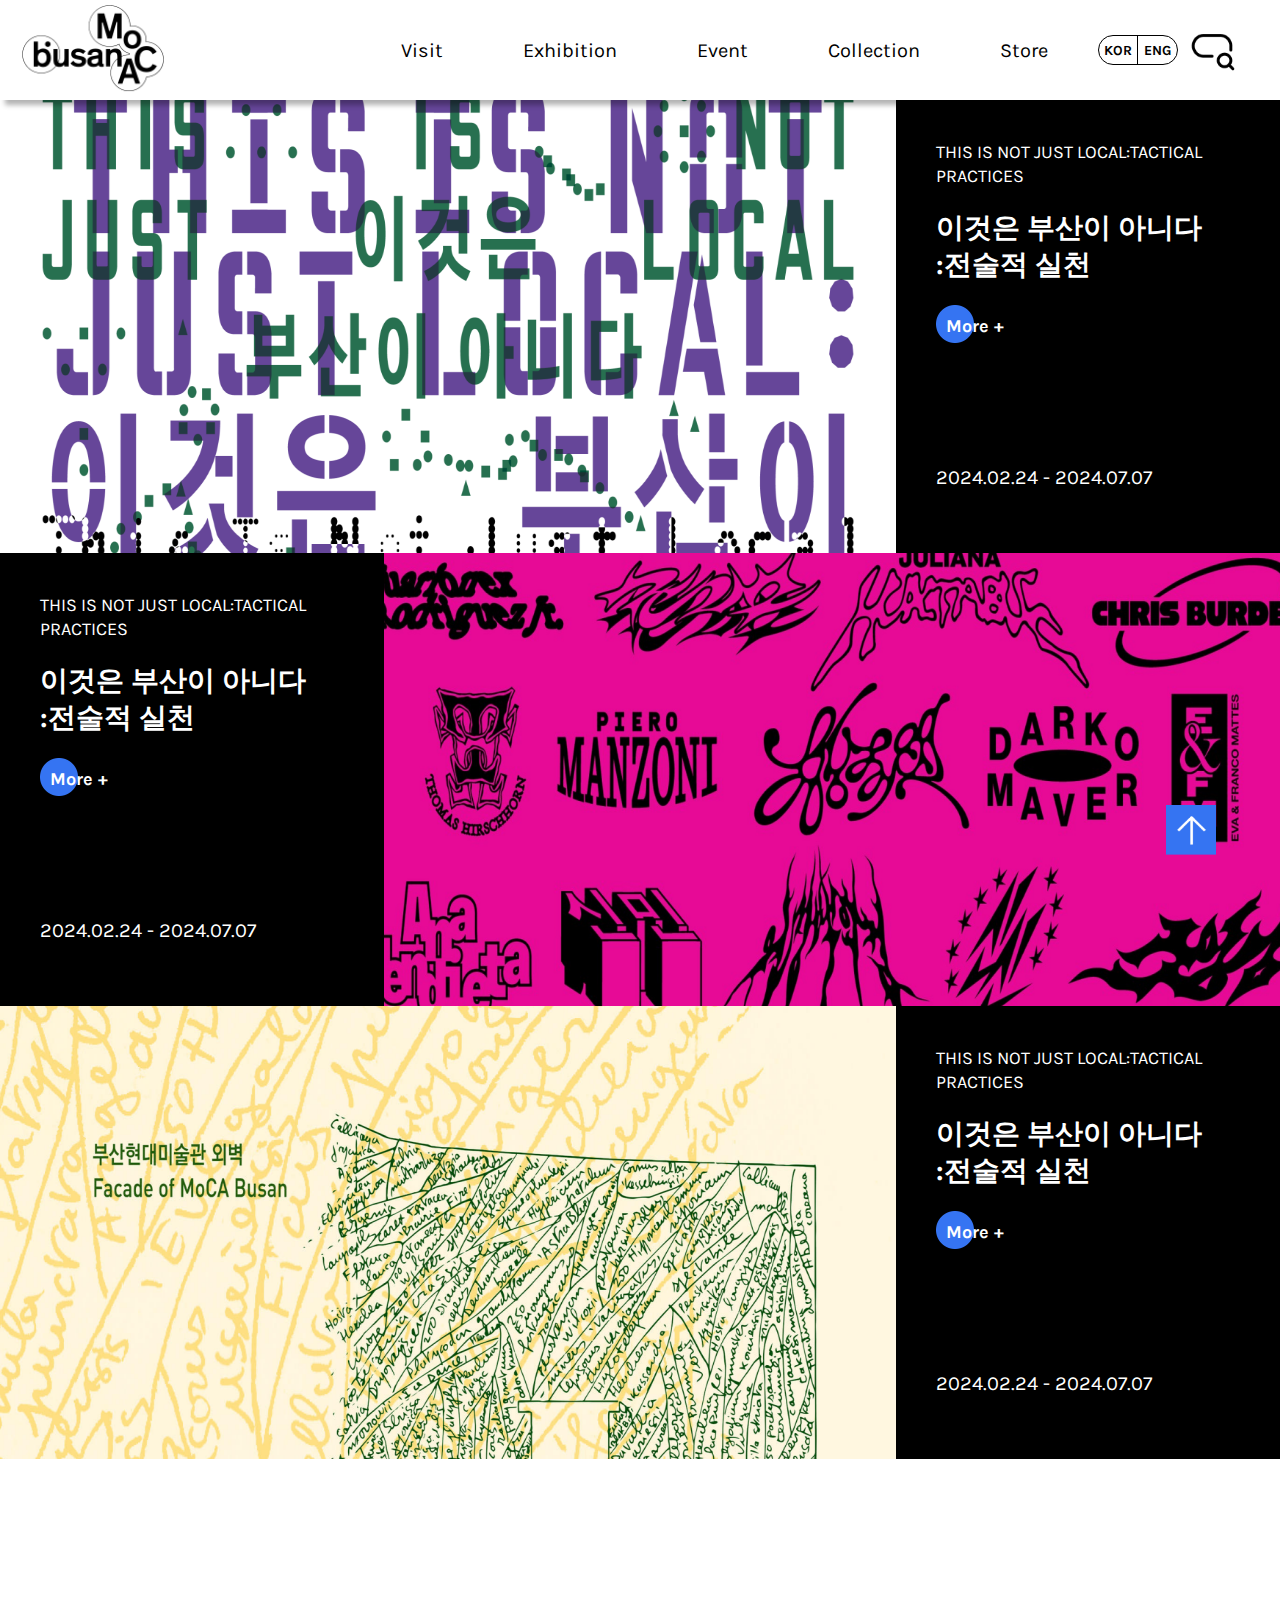
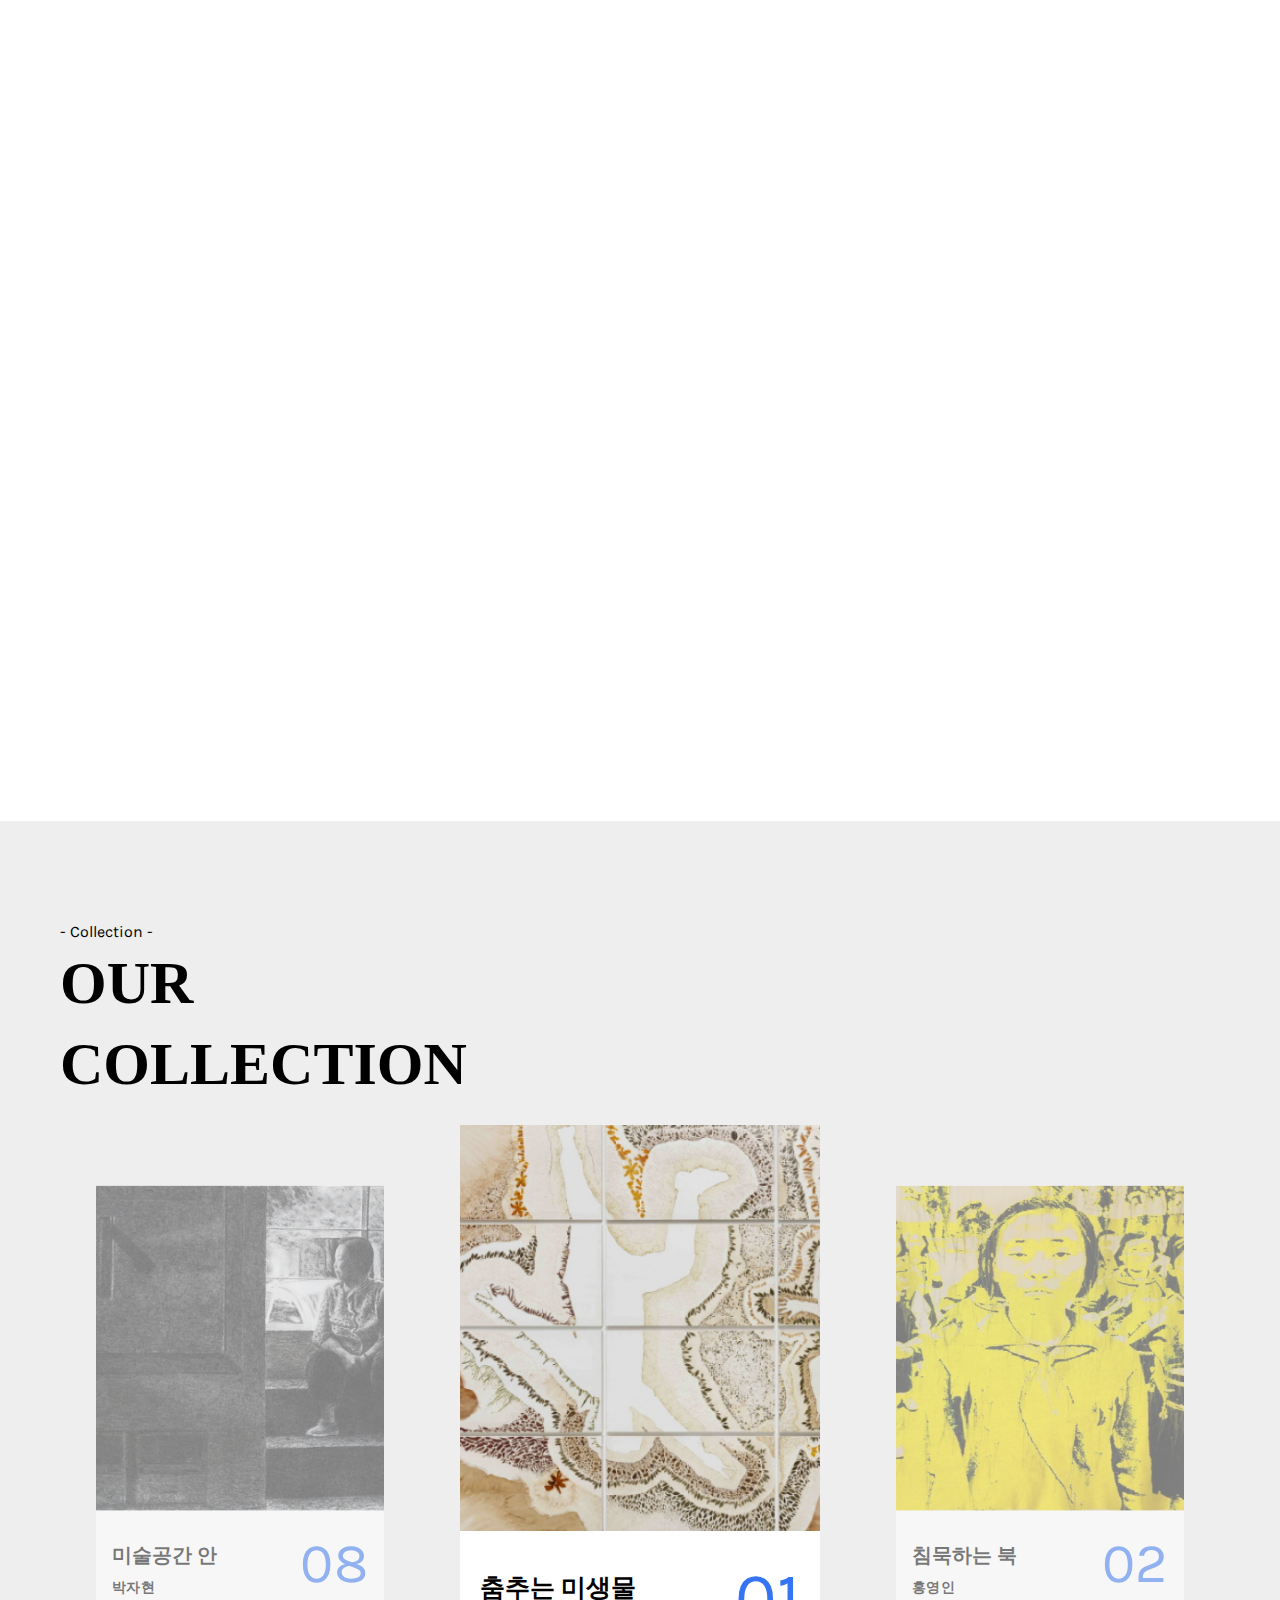
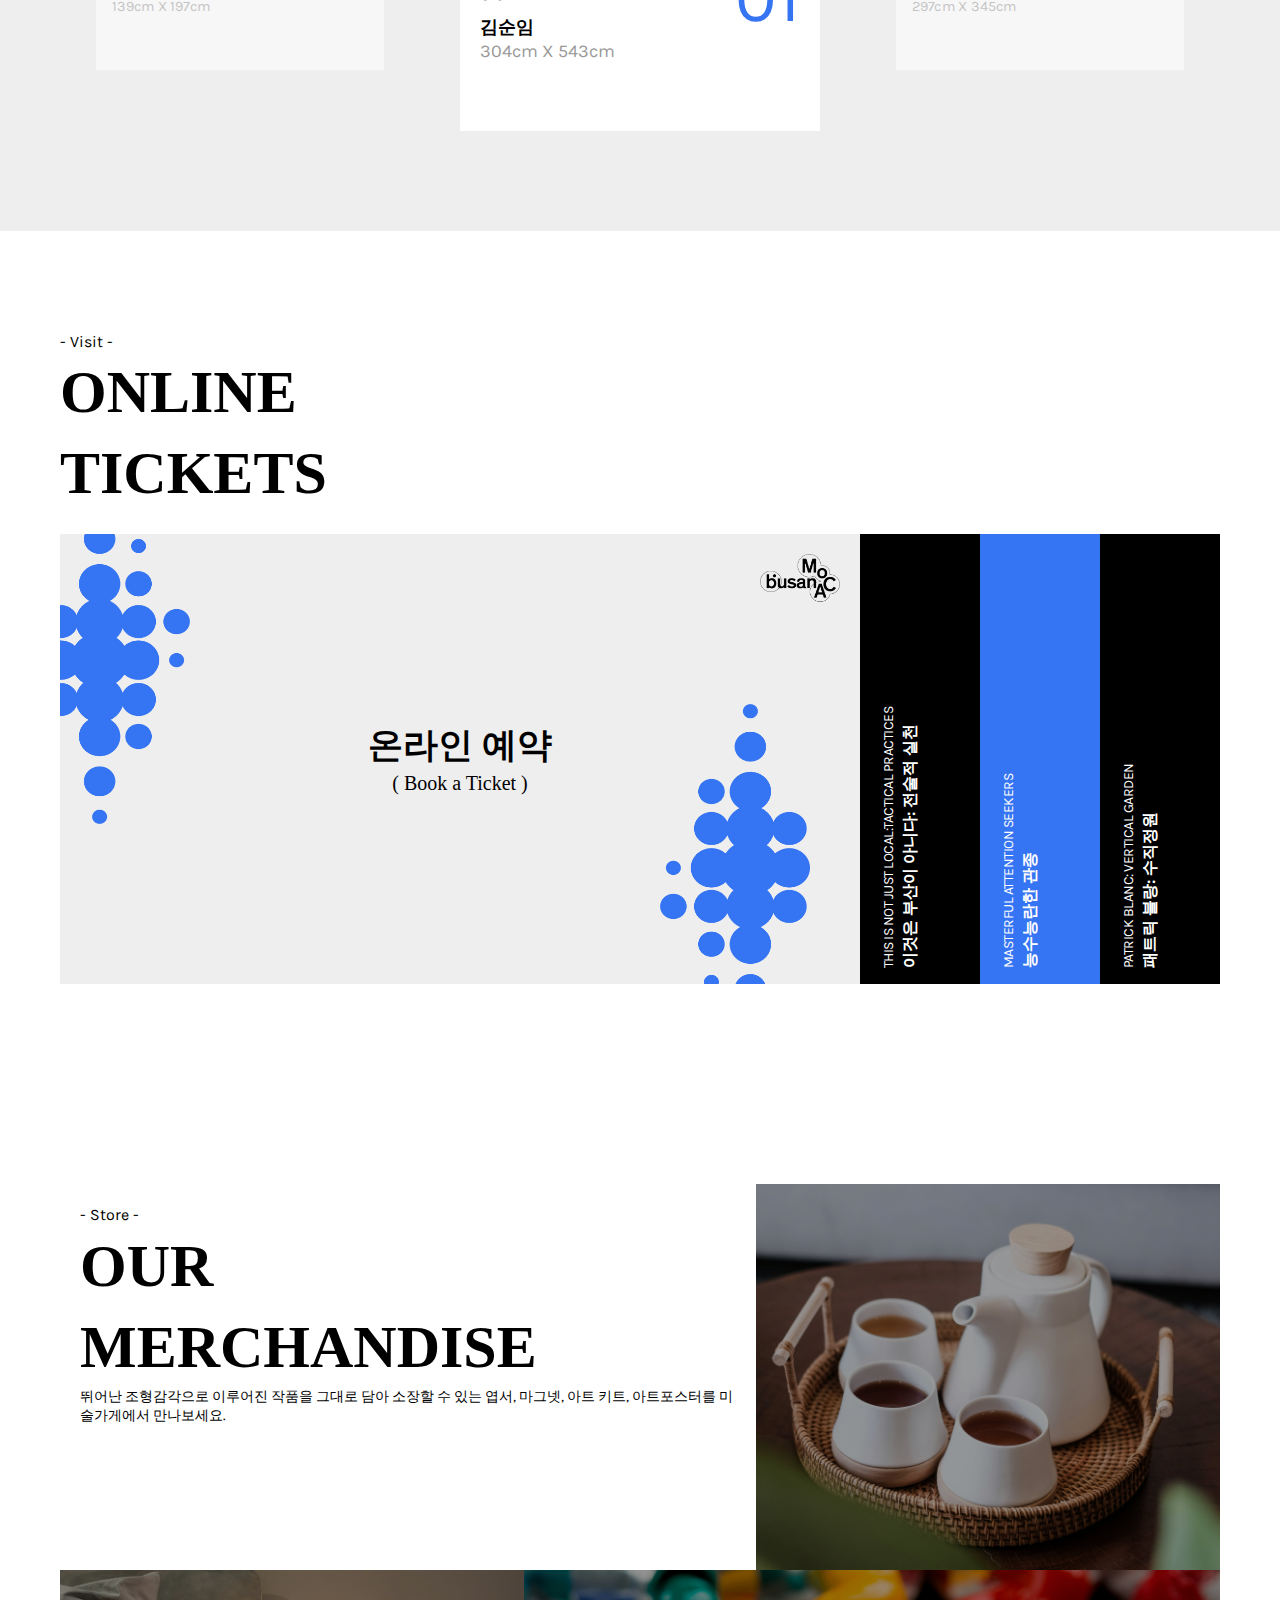
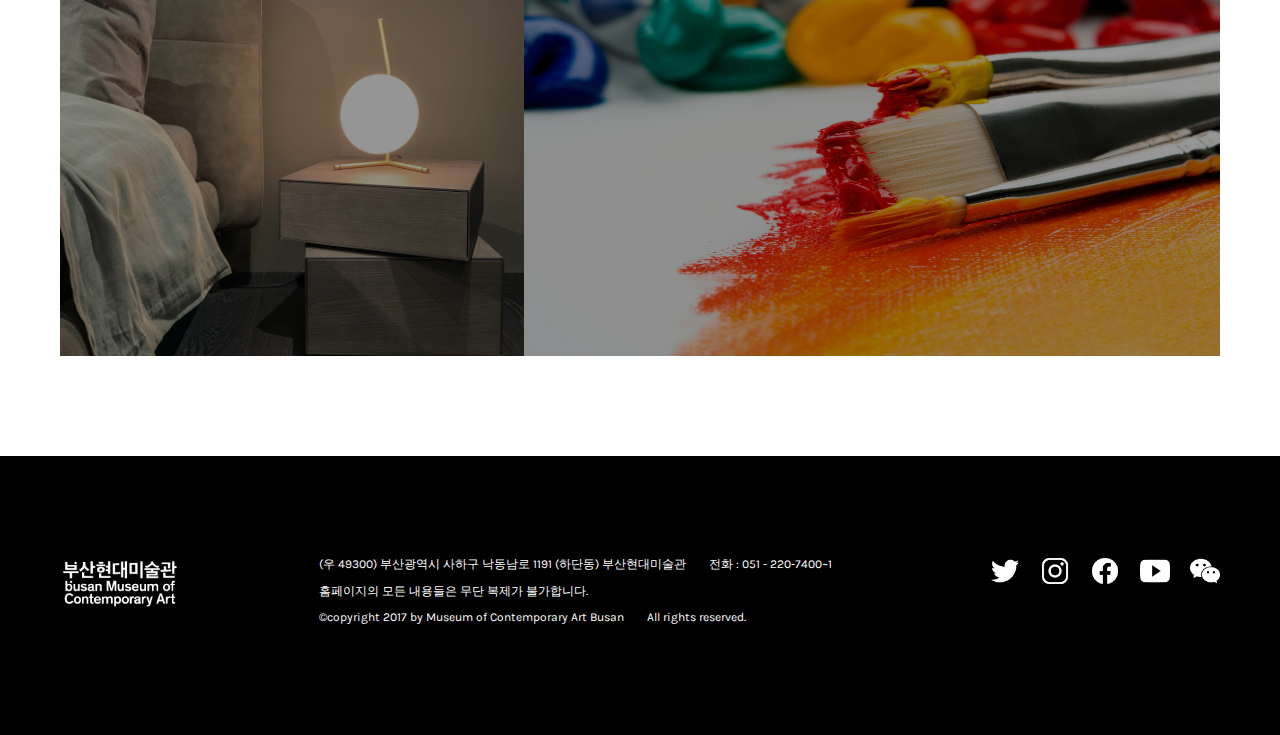
<file: index.html>
<!DOCTYPE html>
<html lang="en">
<head>
    <meta charset="UTF-8">
    <meta name="viewport" content="width=device-width, initial-scale=1.0">
    <title>부산현대미술관</title>
    <link rel="stylesheet" href="css/reset.css">
    <link rel="stylesheet" href="https://cdn.jsdelivr.net/npm/swiper@11/swiper-bundle.min.css"/>
    <link rel="stylesheet" href="https://unpkg.com/aos@2.3.1/dist/aos.css">
    <link rel="stylesheet" href="css/ani.css">
    <link rel="stylesheet" href="css/main.css">

    <script src="js/jquery-3.7.1.min.js"></script>
    <script src="https://cdn.jsdelivr.net/npm/swiper@11/swiper-bundle.min.js"></script>
    <script src="https://unpkg.com/aos@2.3.1/dist/aos.js"></script>
    <script src="js/common.js"></script>

</head>
<body>
    <div id="wrap">
        <header>
            <div class="inner">
                <h1 class="logo">
                    <a href="index.html">부산현대미술관 로고</a>
                </h1>
                <nav>
                    <ul class="gnb">
                        <li><a href="sub2.html">Visit</a>
                            <ul class="depth2">
                                <li><a href="sub2.html">전시 시간</a></li>
                                <li><a href="sub2.html">온라인 예약</a></li>
                            </ul>
                        </li>
                        <li><a href="sub1.html">Exhibition</a>
                            <ul class="depth2">
                                <li><a href="sub1.html">현재 전시</a></li>
                                <li><a href="sub1.html">예정 전시</a></li>
                                <li><a href="sub1.html">온라인 미술관</a></li>
                            </ul>
                        </li>
                        <li><a href="sub3.html">Event</a>
                            <ul class="depth2">
                                <li><a href="sub3.html">현재/예정 프로그램</a></li>
                                <li><a href="sub3.html">지난 프로그램</a></li>
                            </ul>
                        </li>
                        <li><a href="sub4.html">Collection</a>
                            <ul class="depth2">
                                <li><a href="sub4.html">소장품 보기</a></li>
                                <li><a href="sub4_2.html">모카이브</a></li>
                            </ul>
                        </li>
                        <li><a href="sub5.html">Store</a></li>  
                    </ul><!--.gnb-->

                    <div class="ham">
                        <a href="#"><img src="img/icon_ham_white.png" alt="메뉴열기"></a>
                    </div>

                    <div class="dim"></div>

                    <div class="mgnb_wrap">
                        <div class="mlogo">
                            <img src="img/logo_white.png" alt="부산현대미술관로고">
                        </div><!--.mlogo--> 
                        <ul class="mgnb">
                            <li><a href="#">Visit</a>
                                <ul class="mdepth2">
                                    <li><a href="sub2.html">전시 시간</a></li>
                                    <li><a href="sub2.html">온라인 예약</a></li>
                                </ul>
                            </li>
                            <li><a href="#">Exhibition</a>
                                <ul class="mdepth2">
                                    <li><a href="sub1.html">현재 전시</a></li>
                                    <li><a href="sub1.html">예정 전시</a></li>
                                    <li><a href="sub1.html">온라인 미술관</a></li>
                                </ul>
                            </li>
                            <li><a href="#">Event</a>
                                <ul class="mdepth2">
                                    <li><a href="sub3.html">현재/예정 프로그램</a></li>
                                    <li><a href="sub3.html">지난 프로그램</a></li>
                                </ul>
                            </li>
                            <li><a href="#">Collection</a>
                                <ul class="mdepth2">
                                    <li><a href="sub4.html">소장품 보기</a></li>
                                    <li><a href="sub4_2.html">모카이브</a></li>
                                </ul>
                            </li>
                            <li><a href="sub5.html">Store</a></li>
                        </ul><!--.mgnb-->

                        <div class="mgnb_close">
                            <img src="img/icon_close_white.png" alt="메뉴 닫기 이미지">
                        </div><!--.mgnb_close-->

                        <div class="lang">
                            <div class="kor">KOR</div>
                            <div class="eng">ENG</div>
                        </div><!--.mlang-->

                    </div><!--.mgnb_wrap-->
                </nav>

                <div class="search">
                    서치박스
                </div><!--.search-->
                <div id="gray_layer"></div>

                <div id="over_layer">
                    <form class="search_pop">
                        <fieldset>
                            <legend>검색영역</legend>
                            <input type="text" placeholder="검색어를 입력해 주세요!">
                            <button type="button">검색</button>
                        </fieldset>
                    </form>
                    <a href="#" class="search_close">
                        <img src="img/icon_close_black.png" alt="검색창 닫기">
                    </a>
                </div>

                <div class="pclang">
                    <div class="kor">KOR</div>
                    <div class="eng">ENG</div>
                </div><!--.lang-->

            </div><!--.inner-->
        </header>

        <div id="content">
                <div class="m_main_slide_wrap">
                    <div class="swiper m_main_slide">
                        <div class="swiper-wrapper">
                          <div class="swiper-slide slide1">
                            <div class="slide_txt_wrap">
                            <span>THIS IS NOT JUST LOCAL</span>
                            <h3>이것은 부산이 아니다<br>
                                :전술적 실천</h3>
                                <a href="sub1.html">More +</a>
                            </div>
                          </div>
                          <div class="swiper-slide slide2">
                            <div class="slide_txt_wrap">
                            <span>MASTERFULL ATTENTION SEEKERS</span>
                            <h3>능수능란한 관종</h3>
                                <a href="sub1.html">More +</a>
                            </div>
                          </div>
                          <div class="swiper-slide slide3">
                            <div class="slide_txt_wrap">
                            <span>PATRICK BLANC</span>
                            <h3>패트릭 블랑<br>
                                :수직정원</h3>
                                <a href="sub1.html">More +</a>
                            </div>
                          </div>
                        </div>
                        <div class="swiper-scrollbar"></div>
                      </div>
                </div><!--.m_main_slide_wrap-->

                <!--pc버전 메인 비주얼 영역-->
                <div class="main_visual_wrap">
                    <div class="main_photo">
                        <a href="#">
                            <img src="img/main_photo1.png" alt="메인 사진1">
                        </a>
                    </div>
                    <div class="main_txt">
                        <p>THIS IS NOT JUST LOCAL:TACTICAL PRACTICES</p>
                        <h3>이것은 부산이 아니다<br>
                            :전술적 실천</h3>
                        <a href="#">More +</a>
                        <span>2024.02.24 - 2024.07.07</span>
                    </div>
                    <div class="main_txt">
                        <p>THIS IS NOT JUST LOCAL:TACTICAL PRACTICES</p>
                        <h3>이것은 부산이 아니다<br>
                            :전술적 실천</h3>
                        <a href="#">More +</a>
                        <span>2024.02.24 - 2024.07.07</span>
                    </div>
                    <div class="main_photo">
                        <a href="#">
                            <img src="img/main_photo2.png" alt="메인 사진1">
                        </a>
                    </div>
                    <div class="main_photo">
                        <a href="#">
                            <img src="img/main_photo3.png" alt="메인 사진1">
                        </a>
                    </div>
                    <div class="main_txt">
                        <p>THIS IS NOT JUST LOCAL:TACTICAL PRACTICES</p>
                        <h3>이것은 부산이 아니다<br>
                            :전술적 실천</h3>
                        <a href="#">More +</a>
                        <span>2024.02.24 - 2024.07.07</span>
                    </div>
                </div><!--.main_visual_wrap-->

                <div class="event">
                    <div class="inner" data-aos="fade-up" data-aos-duration="1000">
                        <div class="event_title_wrap">
                            <p class="sub_title">- Event -</p>
                            <h3 class="title">today's event</h3>
                        </div><!--.event_title_wrap-->
                        <div class="event_photo_wrap">
                            <div class="event_photo left">
                                <a href="sub3.html">
                                <img src="img/event_pic_1.png" alt="이벤트 사진1">
                                <div class="event_photo_txt">
                                <p class="event_photo_sub">A PLACE GOVERNED BY DESIRE</p>
                                <h3 class="event_photo_title">염하다. 절이다. 저장하다.</h3>
                                </div>
                                </a>
                            </div>
                            <div class="event_photo right">
                                <a href="sub3.html">
                                <img src="img/event_pic_2.png" alt="이벤트 사진2">
                                <div class="event_photo_txt">
                                <p class="event_photo_sub">SALTED MOMENT</p>
                                <h3 class="event_photo_title">욕망의 장소<br>
                                    :표류하는 지표들</h3>
                                </div>
                                </a>
                            </div>
                        </div><!--.event_photo_wrap-->
                    </div><!--.inner-->
                </div><!--.event-->

                <div class="collection">
                    <div class="inner">
                        <div class="event_title_wrap">
                            <p class="sub_title">- Collection -</p>
                            <h3 class="title">our collection</h3>
                        </div><!--.event_title_wrap-->
                        <div class="swiper collection_list">
                            <ul class="swiper-wrapper">
                                <li class="swiper-slide">
                                    <a href="sub4.html"><img src="img/collection_img1.png" alt="사진1"></a>
                                    <div class="collection_list_txt_box">
                                    <dl>
                                        <dt>춤추는 미생물</dt>
                                        <dd class="name">김순임</dd>
                                        <dd class="size">304cm X 543cm</dd>
                                    </dl>
                                    <span>01</span>
                                </div><!--.collection_list_txt_box-->
                                </li>
                                <li class="swiper-slide">
                                    <a href="sub4.html"><img src="img/collection_img2.png" alt="사진2"></a>
                                    <div class="collection_list_txt_box">
                                        <dl>
                                            <dt>침묵하는 북</dt>
                                            <dd class="name">홍영인</dd>
                                            <dd class="size">297cm X 345cm</dd>
                                        </dl>
                                        <span>02</span>
                                    </div><!--.collection_list_txt_box-->
                                </li>
                                <li class="swiper-slide">
                                    <a href="sub4.html"><img src="img/collection_img3.png" alt="사진3"></a>
                                    <div class="collection_list_txt_box">
                                        <dl>
                                            <dt>풍경 연구S #1</dt>
                                            <dd class="name">강신대</dd>
                                            <dd class="size">10분 42초</dd>
                                        </dl>
                                        <span>03</span>
                                    </div><!--.collection_list_txt_box-->
                                </li>
                                <li class="swiper-slide">
                                    <a href="sub4.html"><img src="img/collection_img4.png" alt="사진4"></a>
                                    <div class="collection_list_txt_box">
                                        <dl>
                                            <dt>Dummy No.63 ~ No.80</dt>
                                            <dd class="name">박웅규</dd>
                                            <dd class="size">60cm X 60cm</dd>
                                        </dl>
                                        <span>04</span>
                                    </div><!--.collection_list_txt_box-->
                                </li>
                                <li class="swiper-slide">
                                    <a href="sub4.html"><img src="img/collection_img5.png" alt="사진5"></a>
                                    <div class="collection_list_txt_box">
                                        <dl>
                                            <dt>고압선</dt>
                                            <dd class="name">정진윤</dd>
                                            <dd class="size">234cm X 91cm</dd>
                                        </dl>
                                        <span>05</span>
                                    </div><!--.collection_list_txt_box-->
                                </li>
                                <li class="swiper-slide">
                                    <a href="sub4.html"><img src="img/collection_img6.png" alt="사진6"></a>
                                    <div class="collection_list_txt_box">
                                        <dl>
                                            <dt>설전/雪戰</dt>
                                            <dd class="name">최대진</dd>
                                            <dd class="size">120cm X 200cm</dd>
                                        </dl>
                                        <span>06</span>
                                    </div><!--.collection_list_txt_box-->
                                <li class="swiper-slide">
                                    <a href="sub4.html"><img src="img/collection_img7.png" alt="사진7"></a>
                                    <div class="collection_list_txt_box">
                                        <dl>
                                            <dt>너의 화장대</dt>
                                            <dd class="name">문지영</dd>
                                            <dd class="size">145.5cm X 112.2cm</dd>
                                        </dl>
                                        <span>07</span>
                                    </div><!--.collection_list_txt_box-->
                                </li>
                                <li class="swiper-slide">
                                    <a href="sub4.html"><img src="img/collection_img8.png" alt="사진8"></a>
                                    <div class="collection_list_txt_box">
                                        <dl>
                                            <dt>미술공간 안</dt>
                                            <dd class="name">박자현</dd>
                                            <dd class="size">139cm X 197cm</dd>
                                        </dl>
                                        <span>08</span>
                                    </div><!--.collection_list_txt_box-->
                                </li>
                            </ul>
                            <div class="swiper-pagination"></div>
                        </div><!--.swiper collection_list-->
                    </div><!--.inner-->
                </div><!--.collecion-->

                <div class="ticket">
                    <div class="inner">
                        <div class="event_title_wrap">
                            <p class="sub_title">- Visit -</p>
                            <h3 class="title">ONLINE TICKETS</h3>
                        </div><!--.event_title_wrap-->
                        <div class="ticket_book_wrap">
                            <div class="book_txt">
                                <div class="book_txt_logo">
                                    <img src="img/logo_black.png" alt="로고">
                                </div><!--.book_txt_logo-->
                                <div class="book_txt_deco">
                                    <img src="img/ticket_book_deco.png" alt="배경">
                                </div><!--.book_txt_deco-->
                                <div class="book_txt_deco2">
                                    <img src="img/ticket_book_deco.png" alt="배경2">
                                </div><!--.book_txt_deco2-->
                                <div class="book_txt_title">
                                    <p>온라인 예약</p>
                                    <span>( Book a Ticket )</span>
                                </div><!--.book_txt_title-->
                            </div>
                            <div class="book_box_wrap">
                                <div class="book_box book1">
                                    <div class="book_txt_wrap">
                                    <span>THIS IS NOT JUST LOCAL:TACTICAL PRACTICES</span>
                                    <h3>이것은 부산이 아니다: 전술적 실천</h3>
                                    <a href="sub2.html">예약하기</a>
                                    </div><!--.book_txt_wrap-->
                                    <div class="book_box_deco">
                                    <img src="img/ticket_book_deco_white.png" alt="심볼">
                                    </div>
                                </div>
                                <div class="book_box book2">
                                    <div class="book_txt_wrap">
                                        <span>MASTERFUL ATTENTION SEEKERS</span>
                                        <h3>능수능란한 관종</h3>
                                        <a href="sub2.html">예약하기</a>
                                        </div><!--.book_txt_wrap-->
                                        <div class="book_box_deco">
                                            <img src="img/ticket_book_deco_white.png" alt="심볼">
                                        </div>
                                </div>
                                <div class="book_box book3">
                                    <div class="book_txt_wrap">
                                        <span>PATRICK BLANC: VERTICAL GARDEN</span>
                                        <h3>패트릭 블랑: 수직정원</h3>
                                        <a href="sub2.html">예약하기</a>
                                        </div><!--.book_txt_wrap-->
                                        <div class="book_box_deco">
                                            <img src="img/ticket_book_deco_white.png" alt="심볼">
                                        </div>
                                </div>
                        </div><!--.book_box_wrap-->
                        </div><!--.ticket_book_wrap-->
                    </div><!--.inner-->
                </div><!--.ticket-->

                <div class="store">
                    <div class="inner">
                        <div class="store_title_wrap">
                            <p class="store_sub_title">- Visit -</p>
                            <h3 class="store_title">ONLINE TICKETS</h3>
                        </div><!--.event_title_wrap-->
                        <div class="md_box_wrap">
                            <div class="md_box md_box_txt md_rec">
                               <p>- Store -</p>
                               <h3>OUR<br>MERCHANDISE</h3>
                               <span>뛰어난 조형감각으로 이루어진 작품을 그대로 
                                담아 소장할 수 있는 엽서, 마그넷, 아트 키트, 
                                아트포스터를 미술가게에서 만나보세요.</span>
                            </div>
                            <div class="md_box md_sq">
                            <a href="sub5.html"><img src="img/md_pic1.png" alt="상품사진"></a>
                            <div class="md_txt">
                                <p>Tea Cup</p>
                                <span>티컵 세트</span>
                            </div><!--.md_txt-->
                            </div>
                            <div class="md_box md_sq">
                                <a href="sub5.html"><img src="img/md_pic2.png" alt="상품사진"></a>
                                <div class="md_txt">
                                    <p>Mood Light</p>
                                    <span>인테리어 무드 등</span>
                                </div><!--.md_txt-->
                            </div>
                            <div class="md_box md_rec">
                                <a href="sub5.html"><img src="img/md_pic3.png" alt="상품사진"></a>
                                <div class="md_txt">
                                    <p>Art Brush</p>
                                    <span>아트 브러쉬 세트</span>
                                </div><!--.md_txt-->
                            </div>
                        </div><!--.md_box_wrap-->
                    </div><!--.inner-->
                </div><!--.store--> 
        </div><!--#content-->
        <div class="top_btn">
            <a href="#"><img src="img/top_btn.png" alt="맨위로가기"></a>
        </div><!--.top_btn-->
    </div><!--#wrap-->

    <footer>
        <div class="inner">
            <div class="footer">
                <a href="#"><img src="img/f_logo.png" alt="부산현대미술관로고"></a>
                <div class="f_info">
                    <p>
                        <span>(우 49300) 부산광역시 사하구 낙동남로 1191 (하단동) 부산현대미술관</span>
                        <span>전화 : 051 - 220-7400~1</span> 
                    </p>
                    <p>
                        <span>홈페이지의 모든 내용들은 무단 복제가 불가합니다.</span>
                    </p>
                    <p>
                        <span>&copy;copyright 2017 by Museum of Contemporary Art Busan</span>
                        <span>All rights reserved.</span>
                    </p>
                </div>
                <div class="f_sns">
                    <ul>
                        <li><a href="#">
                            <img src="img/f_sns_twt.png" alt="트위터">
                        </a></li>
                        <li><a href="#">
                            <img src="img/f_sns_ig.png" alt="인스타그램">
                        </a></li>
                        <li><a href="#">
                            <img src="img/f_sns_fb.png" alt="페이스북">
                        </a></li>
                        <li><a href="#">
                            <img src="img/f_sns_yt.png" alt="유튜브">
                        </a></li>
                        <li><a href="#">
                            <img src="img/f_sns_chat.png" alt="위쳇">
                        </a></li>
                    </ul>
                </div>
            </div><!--.footer-->
            
        </div><!--.inner-->
    </footer>
</body>
</html>
</file>
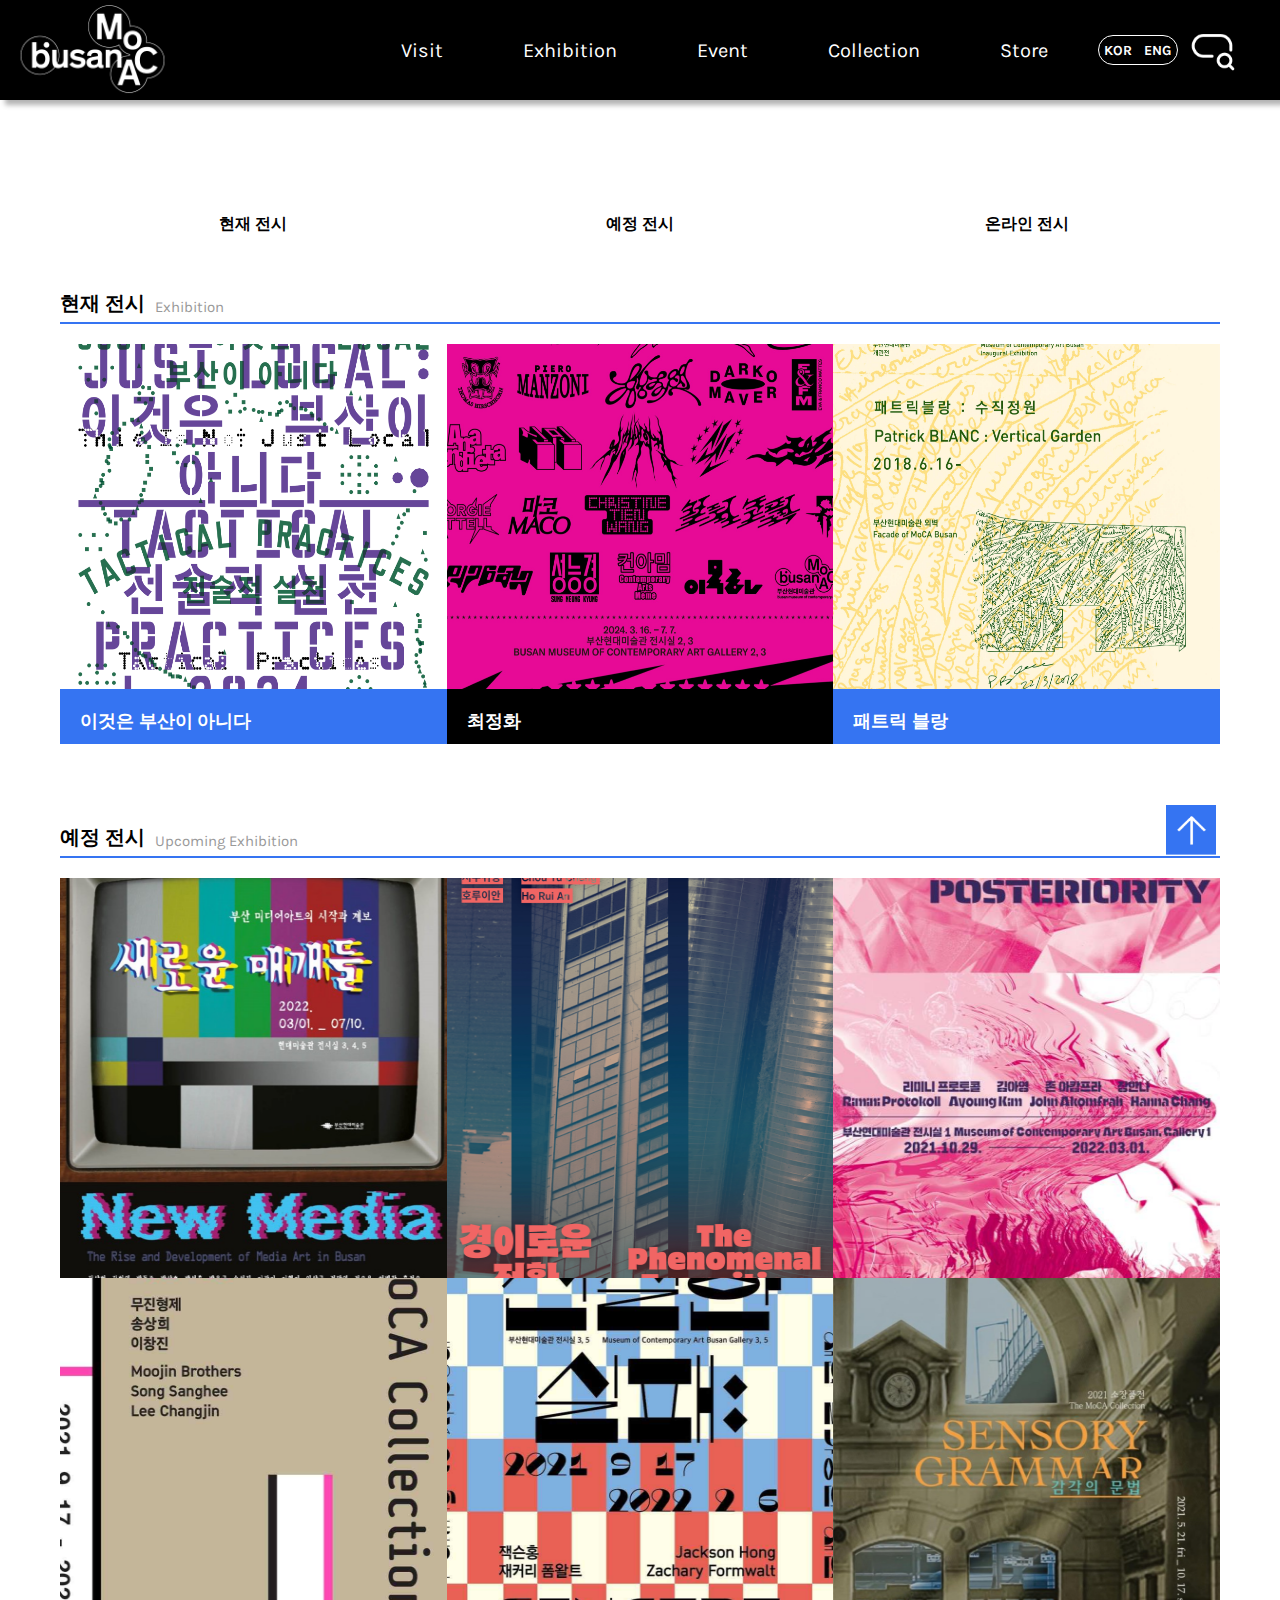
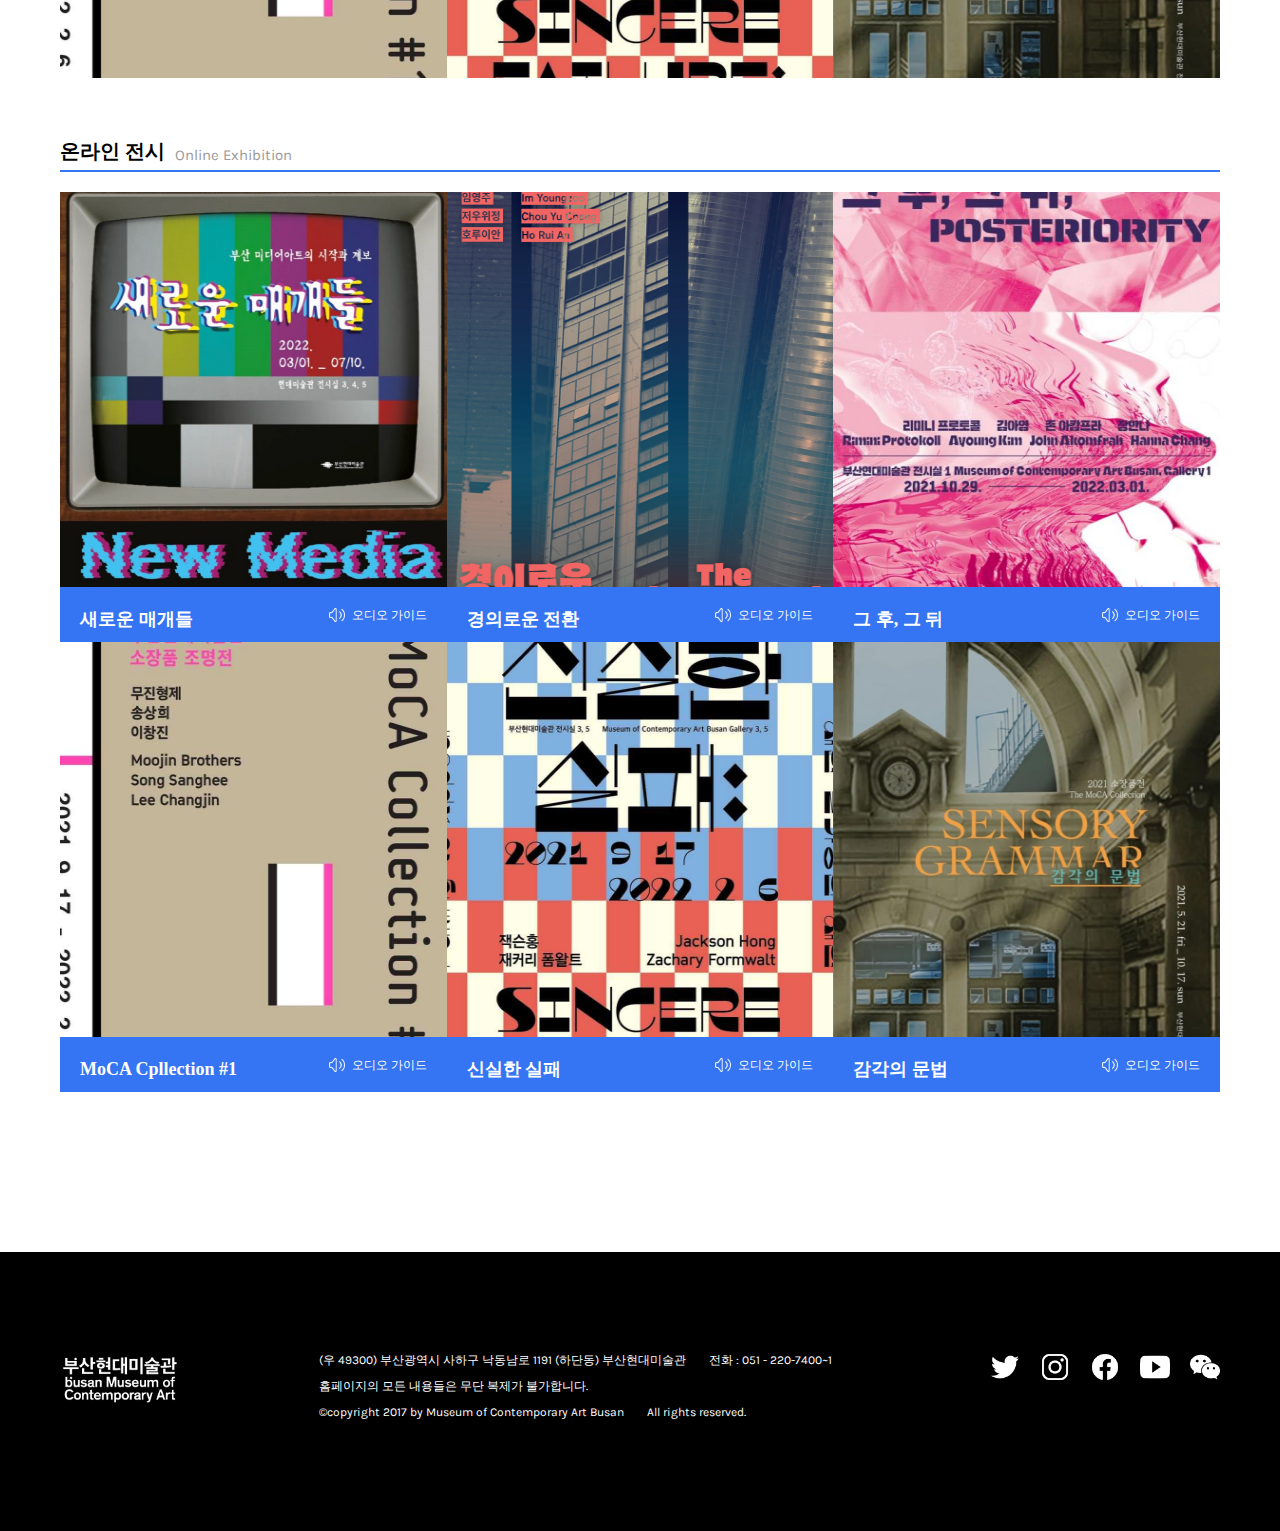
<file: sub1.html>
<!DOCTYPE html>
<html lang="en">

<head>
    <meta charset="UTF-8">
    <meta name="viewport" content="width=device-width, initial-scale=1.0">
    <title>Exhibition</title>
    <link rel="stylesheet" href="css/reset.css">
    <link rel="stylesheet" href="https://cdn.jsdelivr.net/npm/swiper@11/swiper-bundle.min.css" />
    <link rel="stylesheet" href="https://unpkg.com/aos@2.3.1/dist/aos.css">
    <link rel="stylesheet" href="css/ani.css">
    <link rel="stylesheet" href="css/main.css">
    <link rel="stylesheet" href="css/sub1.css">

    <script src="js/jquery-3.7.1.min.js"></script>
    <script src="https://cdn.jsdelivr.net/npm/swiper@11/swiper-bundle.min.js"></script>
    <script src="https://unpkg.com/aos@2.3.1/dist/aos.js"></script>
    <script src="js/common.js"></script>

</head>

<body>
    <div id="wrap">
        <header>
            <div class="inner">
                <h1 class="logo">
                    <a href="index.html">부산현대미술관 로고</a>
                </h1>
                <nav>
                    <ul class="gnb">
                        <li><a href="sub2.html">Visit</a>
                            <ul class="depth2">
                                <li><a href="sub2.html">전시 시간</a></li>
                                <li><a href="sub2.html">온라인 예약</a></li>
                            </ul>
                        </li>
                        <li><a href="sub1.html">Exhibition</a>
                            <ul class="depth2">
                                <li><a href="sub1.html">현재 전시</a></li>
                                <li><a href="sub1.html">예정 전시</a></li>
                                <li><a href="sub1.html">온라인 미술관</a></li>
                            </ul>
                        </li>
                        <li><a href="sub3.html">Event</a>
                            <ul class="depth2">
                                <li><a href="sub3.html">현재/예정 프로그램</a></li>
                                <li><a href="sub3.html">지난 프로그램</a></li>
                            </ul>
                        </li>
                        <li><a href="sub4.html">Collection</a>
                            <ul class="depth2">
                                <li><a href="sub4.html">소장품 보기</a></li>
                                <li><a href="sub4_2.html">모카이브</a></li>
                            </ul>
                        </li>
                        <li><a href="sub5.html">Store</a></li>
                    </ul><!--.gnb-->

                    <div class="ham">
                        <a href="#"><img src="img/icon_ham_white.png" alt="메뉴열기"></a>
                    </div>

                    <div class="dim"></div>

                    <div class="mgnb_wrap">
                        <div class="mlogo">
                            <img src="img/logo_white.png" alt="부산현대미술관로고">
                        </div><!--.mlogo-->
                        <ul class="mgnb">
                            <li><a href="#">Visit</a>
                                <ul class="mdepth2">
                                    <li><a href="sub2.html">전시 시간</a></li>
                                    <li><a href="sub2.html">온라인 예약</a></li>
                                </ul>
                            </li>
                            <li><a href="#">Exhibition</a>
                                <ul class="mdepth2">
                                    <li><a href="sub1.html">현재 전시</a></li>
                                    <li><a href="sub1.html">예정 전시</a></li>
                                    <li><a href="sub1.html">온라인 미술관</a></li>
                                </ul>
                            </li>
                            <li><a href="#">Event</a>
                                <ul class="mdepth2">
                                    <li><a href="sub3.html">현재/예정 프로그램</a></li>
                                    <li><a href="sub3.html">지난 프로그램</a></li>
                                </ul>
                            </li>
                            <li><a href="#">Collection</a>
                                <ul class="mdepth2">
                                    <li><a href="sub4.html">소장품 보기</a></li>
                                    <li><a href="sub4_2.html">모카이브</a></li>
                                </ul>
                            </li>
                            <li><a href="sub5.html">Store</a></li>
                        </ul><!--.mgnb-->

                        <div class="mgnb_close">
                            <img src="img/icon_close_white.png" alt="메뉴 닫기 이미지">
                        </div><!--.mgnb_close-->

                        <div class="lang">
                            <div class="kor">KOR</div>
                            <div class="eng">ENG</div>
                        </div><!--.mlang-->

                    </div><!--.mgnb_wrap-->
                </nav>

                <div class="search">
                    서치박스
                </div><!--.search-->
                <div id="gray_layer"></div>

                <div id="over_layer">
                    <form class="search_pop">
                        <fieldset>
                            <legend>검색영역</legend>
                            <input type="text" placeholder="검색어를 입력해 주세요!">
                            <button type="button">검색</button>
                        </fieldset>
                    </form>
                    <a href="#" class="search_close">
                        <img src="img/icon_close_black.png" alt="검색창 닫기">
                    </a>
                </div>

                <div class="pclang">
                    <div class="kor">KOR</div>
                    <div class="eng">ENG</div>
                </div><!--.lang-->

            </div><!--.inner-->
        </header>

        <div id="content">
            <div class="inner">
                <ul class="nav_bar">
                    <li><a href="#now">현재 전시</a></li>
                    <li><a href="#soon">예정 전시</a></li>
                    <li><a href="#online">온라인 전시</a></li>
                </ul>

                <div class="ex_now content_wrap">
                    <div class="ex_title">
                        <div class="ex_tit_flex_wrap">
                            <a name="now">
                                <h2>현재 전시</h2>
                            </a>
                            <span>Exhibition</span>
                        </div>
                    </div><!--.ex_title-->
                    <div class="ex_box_wrap">
                        <div class="ex_box ex_box_01">
                            <div class="ex_box_move move01">
                                <p>이것은 부산이 아니다</p>
                                <p class="invisi">:전술적 실천</p>
                                <span>2024. 2. 24 - 2024. 7. 7</span>
                            </div>
                        </div>
                        <div class="ex_box ex_box_02">
                            <div class="ex_box_move move02">
                                <p>최정화</p>
                                <p class="invisi">:온나 온나, 모다 모다</p>
                                <span>2023. 4 - 2025. 4 </span>
                            </div>
                        </div>
                        <div class="ex_box ex_box_03">
                            <div class="ex_box_move move03">
                                <p>패트릭 블랑</p>
                                <p class="invisi">:수직정원</p>
                                <span>2018. 6. 16 - 상설</span>
                            </div>
                        </div>
                    </div><!--.ex_box-wrap-->
                </div>
                <div class="ex_soon content_wrap">
                    <div class="ex_title">
                        <div class="ex_tit_flex_wrap">
                            <a name="soon">
                                <h2>예정 전시</h2>
                            </a>
                            <span>Upcoming Exhibition</span>
                        </div>
                    </div><!--.ex_title-->
                    <div class="soon_ex_box_wrap">
                        <div class="soon_ex_box soon_ex_box_01">
                            <div class="soon_ex_box_move ">
                                <p class="soon_ex_box_move_title">능수능란한 관종</p>
                                <p>《능수능란한 관종》은 관심을 갈망하는 인간
                                    행동의 역학을 다양한 맥락에서 고찰하고
                                    궁극적으로 동시대 미술에 나타나고 있는
                                    다양한 층위의 관종을 범주화함으로써 과거로부터
                                    현재까지 이어지는 관심의 역사에 관해 탐구한다.</p>
                                <span>- 출품작: 회화,조각,사진,영상,설치 등 -</span>
                            </div>
                        </div>
                        <div class="soon_ex_box soon_ex_box_02">
                            <div class="soon_ex_box_move move02">
                                <p class="soon_ex_box_move_title">소장품섬_마크 리<br>
                                    :나의 집이었던 곳</p>
                                <p>마크 리는 ‘생물 종’의 균질화 과정이 우리의
                                    삶과 환경에 미치는 영향을 실시간 데이터
                                    시각화를 통해 구현하며, STUDIO1750은 유전자
                                    변형 생명체를 키네틱 설치작품으로 탄생시킨다.</p>
                                <span>- 출품작: 영상 및 설치 2점 -</span>
                            </div>
                        </div>
                        <div class="soon_ex_box soon_ex_box_03">
                            <div class="soon_ex_box_move">
                                <p class="soon_ex_box_move_title"> Re:<br>새-새-의자 </p>
                                <p>《Re: 새-새-의자》 라는 제목과 같이
                                    조형물의 플라스틱 모듈을 이용해 실용
                                    가구를 제작하여 폐자재로 인해 파생된 사회
                                    환경문제에 대한 관심을 제고하고자 한다</p>
                                <span>- 출품작: 재활용 플라스틱 이용 디자인 가구 등 -</span>
                            </div>
                        </div>
                        <div class="soon_ex_box soon_ex_box_04">
                            <div class="soon_ex_box_move move04">
                                <p class="soon_ex_box_move_title">크고 작은
                                    도장</p>
                                <p>국내외 작가 및 그래픽 디자이너가
                                    부산현대미술관과 그 주변 환경으로부터
                                    얻은 영감의 결과물을 도장 등 상품으로
                                    제작·판매하고 야외에는 전시 및 상품과 연계한
                                    관객 참여형 설치 작품을 선보일 예정이다.</p>
                                <span>- 출품작: 스티커 등 상품 50여 종, 야외 설치 등 -</span>
                            </div>
                        </div>
                        <div class="soon_ex_box soon_ex_box_05">
                            <div class="soon_ex_box_move">
                                <p class="soon_ex_box_move_title">소장품섬_백현주<br>
                                    :친절한 영자씨</p>
                                <p>박찬욱 감독의 영화〈친절한 금자씨〉의 주요
                                    촬영지였던 부산 주례여고 근방에서 제작된
                                    작품 백현주의〈친절한 영자씨〉를 전시하며,이
                                    작품은 기억과 현실의 괴리를 되짚는다.</p>
                                <span>- 출품작: 영화, 설치, 게임, 퍼포먼스 등 -</span>
                            </div>
                        </div>
                        <div class="soon_ex_box soon_ex_box_06">
                            <div class="soon_ex_box_move move06">
                                <p class="soon_ex_box_move_title">소장품섬_DIS<br>
                                    :세상을 제외하고 모두</p>
                                <p>DIS의 '세상을 제외하고 모두(Everything But The World)'는 극단적
                                    자본주의와 기후위기 아래 인류의 역사가 과연 진보하고 있는가에
                                    대한 사유를 담는다.</p>
                                <span>- 출품작: 영화, 설치, 게임, 퍼포먼스 등 -</span>
                            </div>
                        </div>
                    </div><!--.ex_box-wrap-->
                </div>
                <div class="ex_online content_wrap">
                    <div class="ex_title">
                        <div class="ex_tit_flex_wrap">
                            <a name="online">
                                <h2>온라인 전시</h2>
                            </a>
                            <span>Online Exhibition </span>
                        </div>
                    </div><!--.ex_title-->
                    <div class="on_ex_box_wrap">
                        <div class="on_ex_box on_ex_box_01">
                            <div class="on_ex_box_move on_move01">
                                <p>새로운 매개들</p>
                                <p class="invisi">:부산 미디어아트의 시작과 계보</p>
                                <span class="audio_img">오디오 가이드</span>
                            </div>
                        </div>
                        <div class="on_ex_box on_ex_box_02">
                            <div class="on_ex_box_move on_move02">
                                <p>경의로운 전환</p>
                                <p class="invisi">:THE PHONOMENAL TRANSITION</p>
                                <span class="audio_img">오디오 가이드</span>
                            </div>
                        </div>
                        <div class="on_ex_box on_ex_box_03">
                            <div class="on_ex_box_move on_move03">
                                <p>그 후, 그 뒤</p>
                                <p class="invisi">:POSTERIORITY</p>
                                <span class="audio_img">오디오 가이드</span>
                            </div>
                        </div>
                        <div class="on_ex_box on_ex_box_04">
                            <div class="on_ex_box_move on_move04">
                                <p>MoCA Cpllection #1</p>
                                <p class="invisi">:소장품 조명전</p>
                                <span class="audio_img">오디오 가이드</span>
                            </div>
                        </div>
                        <div class="on_ex_box on_ex_box_05">
                            <div class="on_ex_box_move on_move05">
                                <p>신실한 실패</p>
                                <p class="invisi">:재현 불가능한 재현</p>
                                <span class="audio_img">오디오 가이드</span>
                            </div>
                        </div>
                        <div class="on_ex_box on_ex_box_06">
                            <div class="on_ex_box_move on_move06">
                                <p>감각의 문법</p>
                                <p class="invisi">:SENSORY GRAMMAR</p>
                                <span class="audio_img">오디오 가이드</span>
                            </div>
                        </div>
                    </div><!--.ex_box-wrap-->
                </div>
            </div><!--.inner-->
            <div class="top_btn">
                <a href="#"><img src="img/top_btn.png" alt="맨위로가기"></a>
            </div><!--.top_btn-->
        </div><!--#content-->

        <footer>
            <div class="inner">
                <div class="footer">
                    <a href="#"><img src="img/f_logo.png" alt="부산현대미술관로고"></a>
                    <div class="f_info">
                        <p>
                            <span>(우 49300) 부산광역시 사하구 낙동남로 1191 (하단동) 부산현대미술관</span>
                            <span>전화 : 051 - 220-7400~1</span>
                        </p>
                        <p>
                            <span>홈페이지의 모든 내용들은 무단 복제가 불가합니다.</span>
                        </p>
                        <p>
                            <span>&copy;copyright 2017 by Museum of Contemporary Art Busan</span>
                            <span>All rights reserved.</span>
                        </p>
                    </div>
                    <div class="f_sns">
                        <ul>
                            <li><a href="#">
                                    <img src="img/f_sns_twt.png" alt="트위터">
                                </a></li>
                            <li><a href="#">
                                    <img src="img/f_sns_ig.png" alt="인스타그램">
                                </a></li>
                            <li><a href="#">
                                    <img src="img/f_sns_fb.png" alt="페이스북">
                                </a></li>
                            <li><a href="#">
                                    <img src="img/f_sns_yt.png" alt="유튜브">
                                </a></li>
                            <li><a href="#">
                                    <img src="img/f_sns_chat.png" alt="위쳇">
                                </a></li>
                        </ul>
                    </div>
                </div><!--.footer-->

            </div><!--.inner-->
        </footer>

    </div>
</body>

</html>
</file>
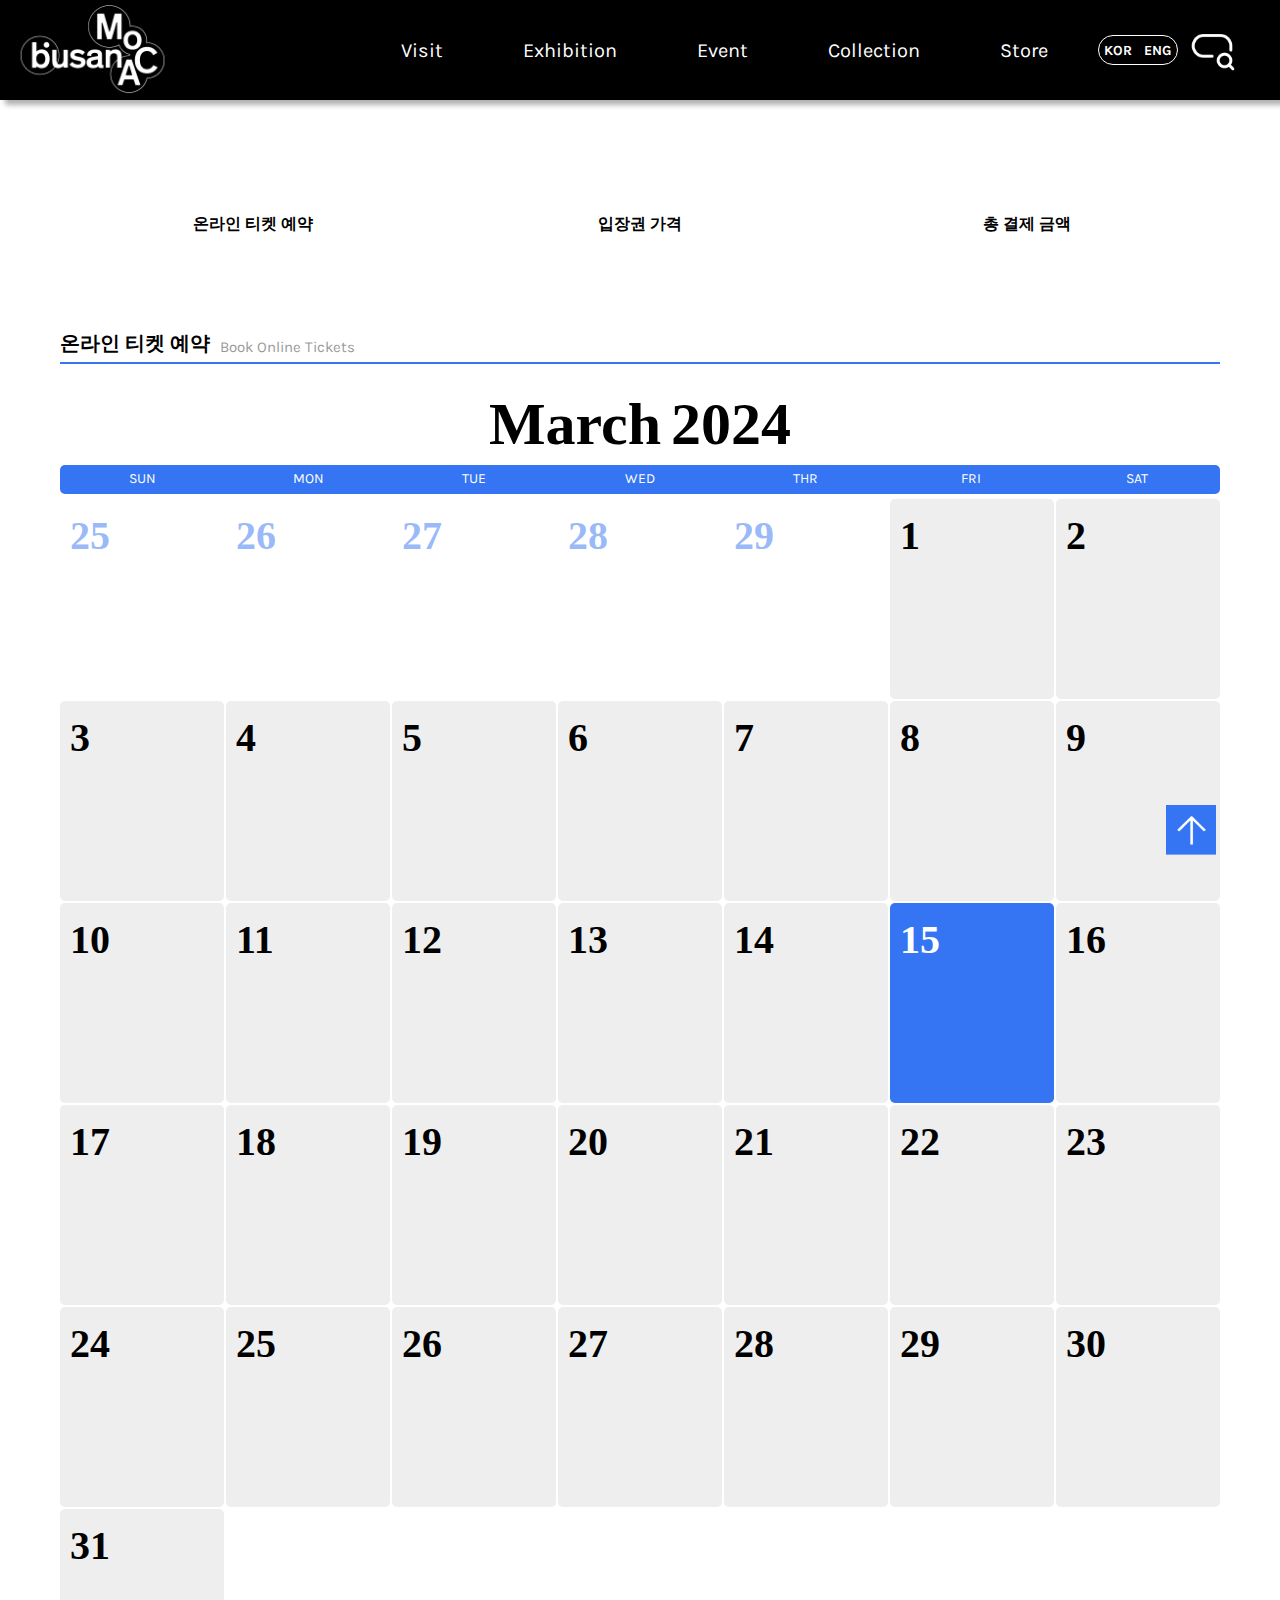
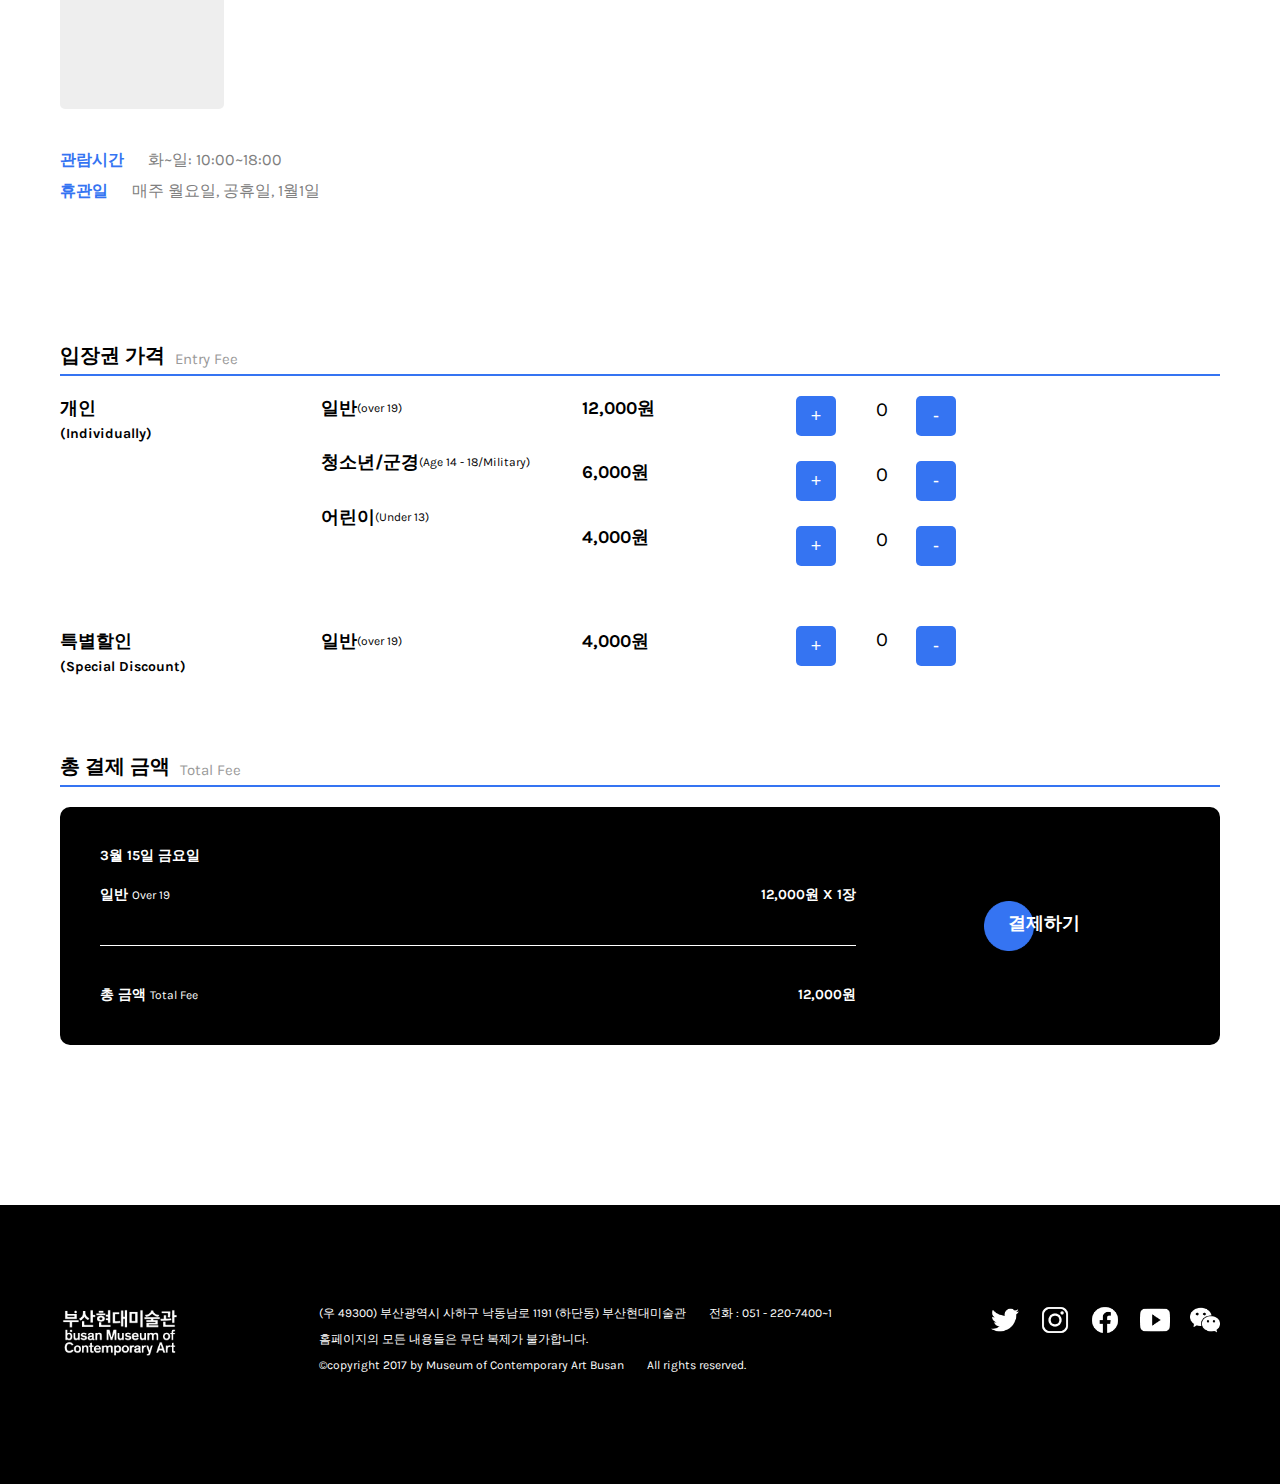
<file: sub2.html>
<!DOCTYPE html>
<html lang="en">

<head>
    <meta charset="UTF-8">
    <meta name="viewport" content="width=device-width, initial-scale=1.0">
    <title>Visit</title>
    <link rel="stylesheet" href="css/reset.css">
    <link rel="stylesheet" href="https://cdn.jsdelivr.net/npm/swiper@11/swiper-bundle.min.css" />
    <link rel="stylesheet" href="https://unpkg.com/aos@2.3.1/dist/aos.css">
    <link rel="stylesheet" href="css/ani.css">
    <link rel="stylesheet" href="css/main.css">
    <link rel="stylesheet" href="css/sub1.css">
    <link rel="stylesheet" href="css/sub2.css">

    <script src="js/jquery-3.7.1.min.js"></script>
    <script src="https://cdn.jsdelivr.net/npm/swiper@11/swiper-bundle.min.js"></script>
    <script src="https://unpkg.com/aos@2.3.1/dist/aos.js"></script>
    <script src="js/common.js"></script>
</head>

<body>
    <div id="wrap">
        <header>
            <div class="inner">
                <h1 class="logo">
                    <a href="index.html">부산현대미술관 로고</a>
                </h1>
                <nav>
                    <ul class="gnb">
                        <li><a href="sub2.html">Visit</a>
                            <ul class="depth2">
                                <li><a href="sub2.html">전시 시간</a></li>
                                <li><a href="sub2.html">온라인 예약</a></li>
                            </ul>
                        </li>
                        <li><a href="sub1.html">Exhibition</a>
                            <ul class="depth2">
                                <li><a href="sub1.html">현재 전시</a></li>
                                <li><a href="sub1.html">예정 전시</a></li>
                                <li><a href="sub1.html">온라인 미술관</a></li>
                            </ul>
                        </li>
                        <li><a href="sub3.html">Event</a>
                            <ul class="depth2">
                                <li><a href="sub3.html">현재/예정 프로그램</a></li>
                                <li><a href="sub3.html">지난 프로그램</a></li>
                            </ul>
                        </li>
                        <li><a href="sub4.html">Collection</a>
                            <ul class="depth2">
                                <li><a href="sub4.html">소장품 보기</a></li>
                                <li><a href="sub4_2.html">모카이브</a></li>
                            </ul>
                        </li>
                        <li><a href="sub5.html">Store</a></li>
                    </ul><!--.gnb-->

                    <div class="ham">
                        <a href="#"><img src="img/icon_ham_white.png" alt="메뉴열기"></a>
                    </div>

                    <div class="dim"></div>

                    <div class="mgnb_wrap">
                        <div class="mlogo">
                            <img src="img/logo_white.png" alt="부산현대미술관로고">
                        </div><!--.mlogo-->
                        <ul class="mgnb">
                            <li><a href="#">Visit</a>
                                <ul class="mdepth2">
                                    <li><a href="sub2.html">전시 시간</a></li>
                                    <li><a href="sub2.html">온라인 예약</a></li>
                                </ul>
                            </li>
                            <li><a href="#">Exhibition</a>
                                <ul class="mdepth2">
                                    <li><a href="sub1.html">현재 전시</a></li>
                                    <li><a href="sub1.html">예정 전시</a></li>
                                    <li><a href="sub1.html">온라인 미술관</a></li>
                                </ul>
                            </li>
                            <li><a href="#">Event</a>
                                <ul class="mdepth2">
                                    <li><a href="sub3.html">현재/예정 프로그램</a></li>
                                    <li><a href="sub3.html">지난 프로그램</a></li>
                                </ul>
                            </li>
                            <li><a href="#">Collection</a>
                                <ul class="mdepth2">
                                    <li><a href="sub4.html">소장품 보기</a></li>
                                    <li><a href="sub4_2.html">모카이브</a></li>
                                </ul>
                            </li>
                            <li><a href="sub5.html">Store</a></li>
                        </ul><!--.mgnb-->

                        <div class="mgnb_close">
                            <img src="img/icon_close_white.png" alt="메뉴 닫기 이미지">
                        </div><!--.mgnb_close-->

                        <div class="lang">
                            <div class="kor">KOR</div>
                            <div class="eng">ENG</div>
                        </div><!--.mlang-->

                    </div><!--.mgnb_wrap-->
                </nav>

                <div class="search">
                    서치박스
                </div><!--.search-->
                <div id="gray_layer"></div>

                <div id="over_layer">
                    <form class="search_pop">
                        <fieldset>
                            <legend>검색영역</legend>
                            <input type="text" placeholder="검색어를 입력해 주세요!">
                            <button type="button">검색</button>
                        </fieldset>
                    </form>
                    <a href="#" class="search_close">
                        <img src="img/icon_close_black.png" alt="검색창 닫기">
                    </a>
                </div>

                <div class="pclang">
                    <div class="kor">KOR</div>
                    <div class="eng">ENG</div>
                </div><!--.lang-->

            </div><!--.inner-->
        </header>

        <div id="content">
            <div class="inner">
                <ul class="nav_bar">
                    <li><a href="#online_ticket_book">온라인 티켓 예약</a></li>
                    <li><a href="#entry_fee">입장권 가격</a></li>
                    <li><a href="#total_fee">총 결제 금액</a></li>
                </ul>

                <div class="online_ticket content_wrap">
                    <div class="ex_title">
                        <div class="ex_tit_flex_wrap">
                            <a name="online_ticket_book">
                                <h2>온라인 티켓 예약</h2>
                            </a>
                            <span>Book Online Tickets</span>
                        </div>
                    </div><!--.ex_title-->

                    <div class="calendar">
                        <div class="months">
                            <div class="month_flex_wrap">
                                <p>March</p>
                                <span>2024</span>
                            </div>
                        </div><!--.months-->
                        <div class="calendar_wrap">
                            <div class="weeks">
                                <ul>
                                    <li>SUN</li>
                                    <li>MON</li>
                                    <li>TUE</li>
                                    <li>WED</li>
                                    <li>THR</li>
                                    <li>FRI</li>
                                    <li>SAT</li>
                                </ul>
                            </div><!--.weeks-->
                            <div class="days">
                                <ul>
                                    <li class="inactive">25</li>
                                    <li class="inactive">26</li>
                                    <li class="inactive">27</li>
                                    <li class="inactive">28</li>
                                    <li class="inactive">29</li>
                                    <li>1</li>
                                    <li class="margin">2</li>
                                    <li>3</li>
                                    <li>4</li>
                                    <li>5</li>
                                    <li>6</li>
                                    <li>7</li>
                                    <li>8</li>
                                    <li class="margin">9</li>
                                    <li>10</li>
                                    <li>11</li>
                                    <li>12</li>
                                    <li>13</li>
                                    <li>14</li>
                                    <li class="active">15</li>
                                    <li class="margin">16</li>
                                    <li>17</li>
                                    <li>18</li>
                                    <li>19</li>
                                    <li>20</li>
                                    <li>21</li>
                                    <li>22</li>
                                    <li class="margin">23</li>
                                    <li>24</li>
                                    <li>25</li>
                                    <li>26</li>
                                    <li>27</li>
                                    <li>28</li>
                                    <li>29</li>
                                    <li class="margin">30</li>
                                    <li class="marginb">31</li>
                                </ul>
                            </div><!--.days-->
                        </div>
                    </div><!--.calendar-->

                    <div class="schedule">
                        <p>
                            <span class="bold">관람시간</span>
                            <span class="gray">화~일: 10:00~18:00</span>
                        </p>
                        <p>
                            <span class="bold">휴관일</span>
                            <span class="gray">매주 월요일, 공휴일, 1월1일</span>
                        </p>
                    </div><!--.schedule-->

                </div><!--.online_ticket-->

                <div class="ticket_fee content_wrap">
                    <div class="ex_title">
                        <div class="ex_tit_flex_wrap">
                            <a name="entry_fee">
                                <h2>입장권 가격</h2>
                            </a>
                            <span>Entry Fee</span>
                        </div>
                    </div><!--.ex_title-->

                    <div class="entry_fee">
                        <div class="entry_fee_flex_wrap">
                            <div class="personal_price">
                                <p class="personal_price_title">개인<br><span>(Individually)</span></p>
                                <div class="personal_price_sub">
                                    <p>
                                        <span>일반</span>
                                        <span class="small_txt">(over 19)</span>
                                    </p>
                                    <p>
                                        <span>청소년/군경</span>
                                        <span class="small_txt">(Age 14 - 18/Military)</span>
                                    </p>
                                    <p>
                                        <span>어린이</span>
                                        <span class="small_txt">(Under 13)</span>
                                    </p>

                                </div><!--.personal_price_sub-->
                                <div class="personal_price_money">
                                    <p>12,000원</p>
                                    <p>6,000원</p>
                                    <p>4,000원</p>
                                </div>
                            </div><!--.personal-->
                            <div class="special_price">
                                <p class="special_price_title">특별할인<br><span>(Special Discount)</span></p>
                                <div class="special_price_sub">
                                    <p>
                                        <span>일반</span>
                                        <span class="small_txt">(over 19)</span>
                                    </p>
                                </div><!--.personal_price_sub-->
                                <div class="special_price_money">
                                    <p>4,000원</p>
                                </div>
                            </div><!--.special_price-->
                        </div><!--.entry_fee_flex_wrap-->
                        <div class="count">
                            <div class="count_wrap">
                                <div class="count_box">
                                    <button type="button" class="plus">+</button>
                                    <div class="result">0</div>
                                    <button type="button" class="minus">-</button>
                                </div><!--.count_box-->
                                <div class="count_box">
                                    <button type="button" class="plus">+</button>
                                    <div class="result">0</div>
                                    <button type="button" class="minus">-</button>
                                </div><!--.count_box-->
                                <div class="count_box">
                                    <button type="button" class="plus">+</button>
                                    <div class="result">0</div>
                                    <button type="button" class="minus">-</button>
                                </div><!--.count_box-->
                            </div>
                            <div class="count_wrap_2">
                                <div class="count_box special_count">
                                    <button type="button" class="plus">+</button>
                                    <div class="result">0</div>
                                    <button type="button" class="minus">-</button>
                                </div><!--.count_box special_count-->
                            </div>
                        </div><!--.count-->

                    </div><!--.entry_fee-->
                </div><!--.ticket_fee-->

                <div class="total_fee content_wrap">
                    <div class="ex_title">
                        <div class="ex_tit_flex_wrap">
                            <a name="total_fee">
                                <h2>총 결제 금액</h2>
                            </a>
                            <span>Total Fee</span>
                        </div>
                    </div><!--.ex_title-->

                    <div class="total_fee_wrap">
                        <div class="total_fee_info">
                            <p class="today">3월 15일 금요일</p>
                            <p>
                                <span>일반</span>
                                <span class="small">Over 19</span>
                                <span class="price">12,000원 X 1장</span>
                            </p>
                            <p class="total_price">
                                <span>총 금액</span>
                                <span class="small">Total Fee</span>
                                <span class="price">12,000원</span>
                            </p>
                        </div>
                        <div class="pay"><a href="#">결제하기</a></div>
                    </div><!--.total_fee_wrap-->
                </div><!--.total_fee-->
            </div><!--.inner-->
            <div class="top_btn">
                <a href="#"><img src="img/top_btn.png" alt="맨위로가기"></a>
            </div><!--.top_btn-->
        </div><!--#content-->


        <footer>
            <div class="inner">
                <div class="footer">
                    <a href="#"><img src="img/f_logo.png" alt="부산현대미술관로고"></a>
                    <div class="f_info">
                        <p>
                            <span>(우 49300) 부산광역시 사하구 낙동남로 1191 (하단동) 부산현대미술관</span>
                            <span>전화 : 051 - 220-7400~1</span>
                        </p>
                        <p>
                            <span>홈페이지의 모든 내용들은 무단 복제가 불가합니다.</span>
                        </p>
                        <p>
                            <span>&copy;copyright 2017 by Museum of Contemporary Art Busan</span>
                            <span>All rights reserved.</span>
                        </p>
                    </div>
                    <div class="f_sns">
                        <ul>
                            <li><a href="#">
                                    <img src="img/f_sns_twt.png" alt="트위터">
                                </a></li>
                            <li><a href="#">
                                    <img src="img/f_sns_ig.png" alt="인스타그램">
                                </a></li>
                            <li><a href="#">
                                    <img src="img/f_sns_fb.png" alt="페이스북">
                                </a></li>
                            <li><a href="#">
                                    <img src="img/f_sns_yt.png" alt="유튜브">
                                </a></li>
                            <li><a href="#">
                                    <img src="img/f_sns_chat.png" alt="위쳇">
                                </a></li>
                        </ul>
                    </div>
                </div><!--.footer-->
            </div>

</body>

</html>
</file>
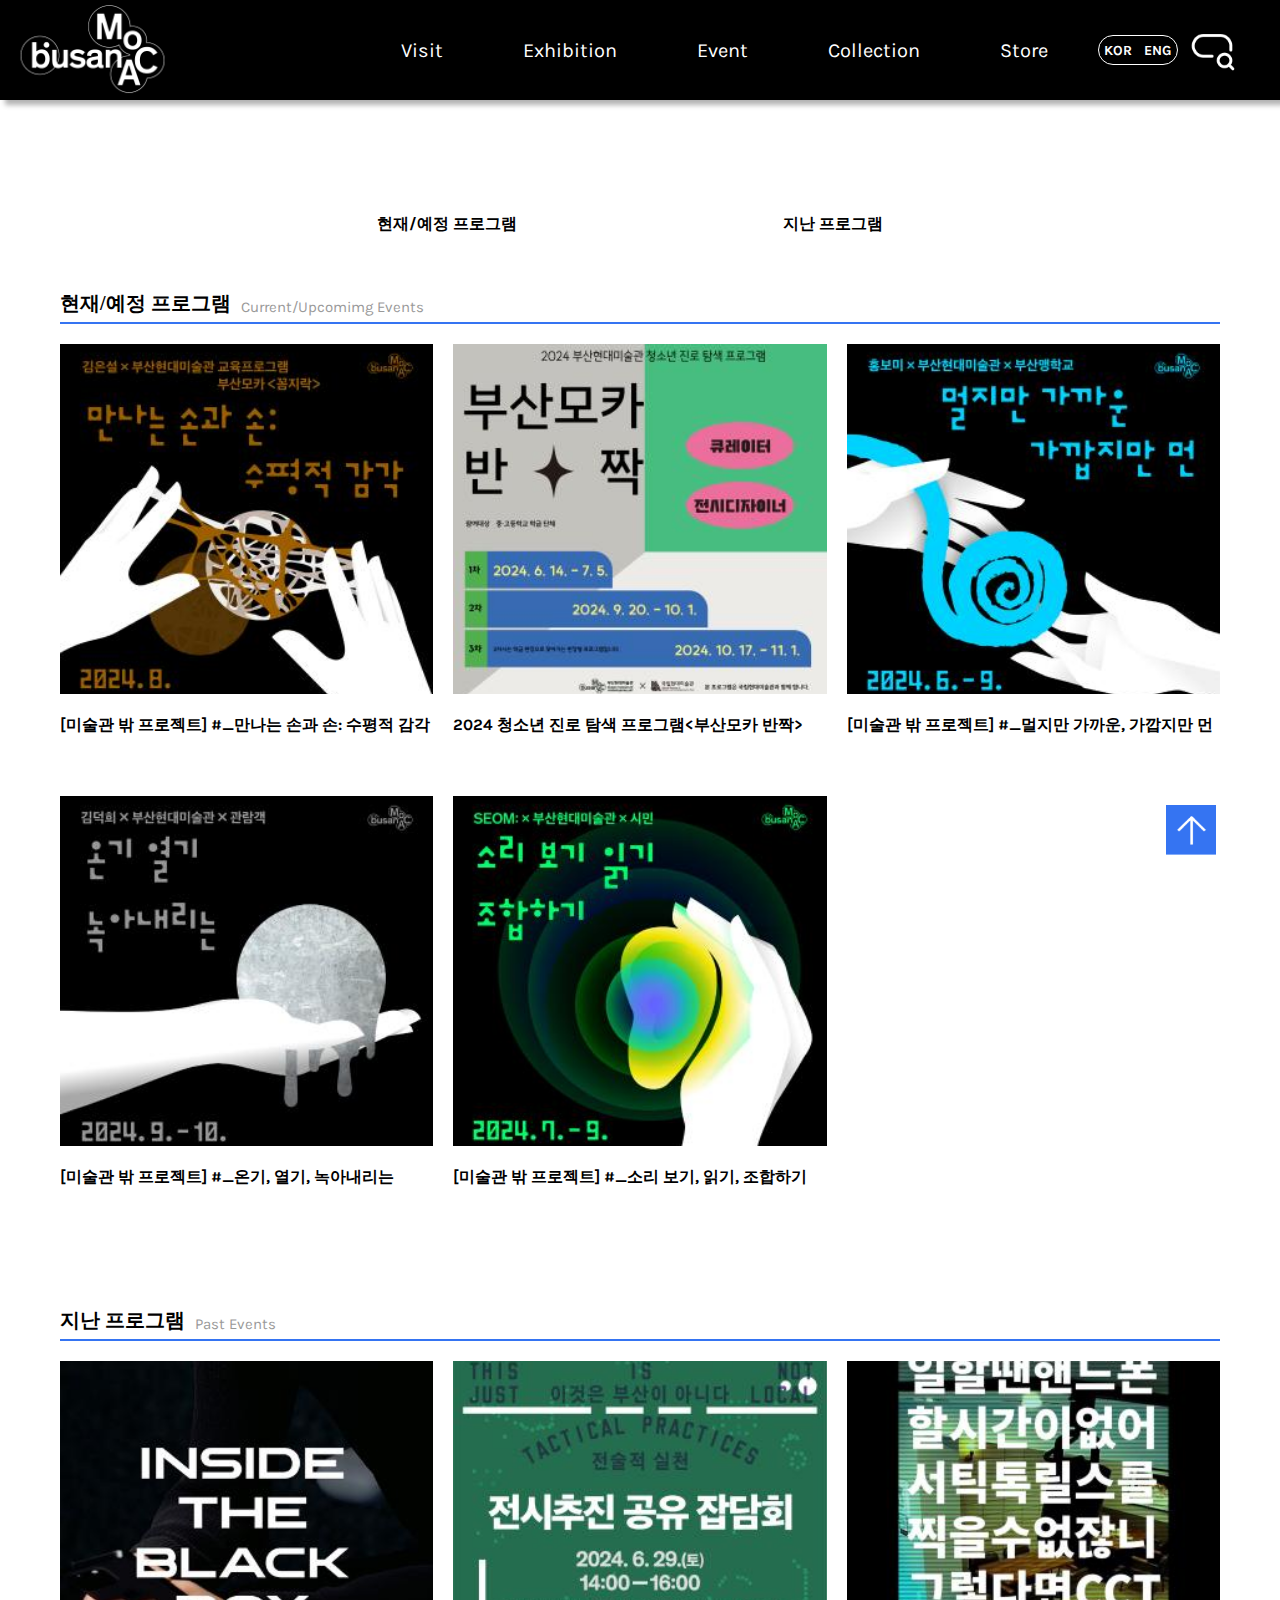
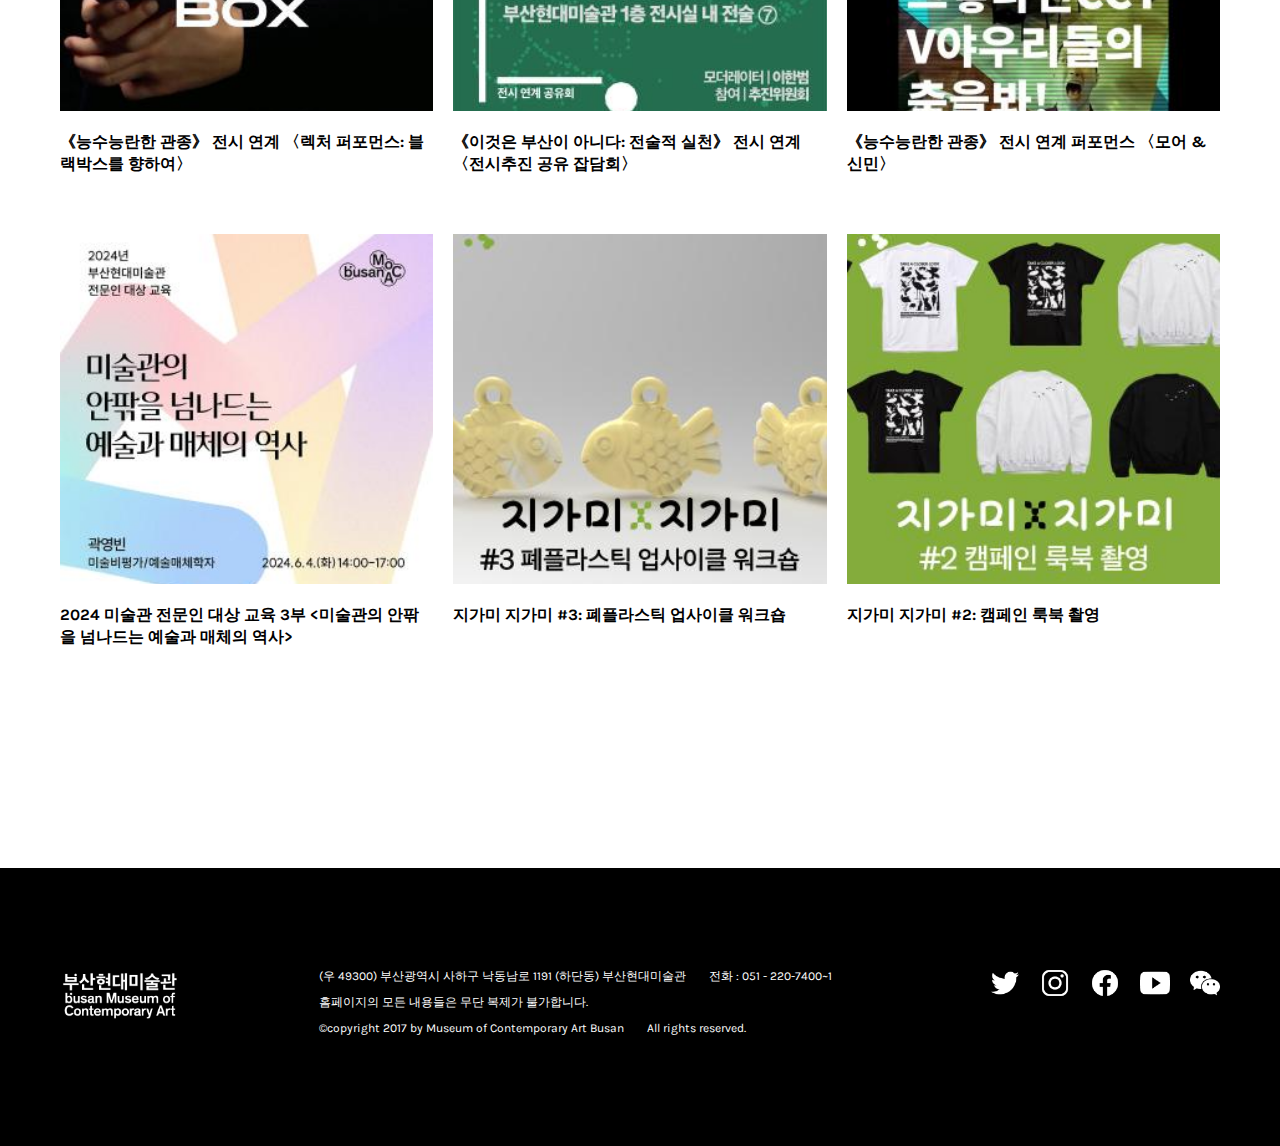
<file: sub3.html>
<!DOCTYPE html>
<html lang="en">

<head>
    <meta charset="UTF-8">
    <meta name="viewport" content="width=device-width, initial-scale=1.0">
    <title>Event</title>
    <link rel="stylesheet" href="css/reset.css">
    <link rel="stylesheet" href="https://cdn.jsdelivr.net/npm/swiper@11/swiper-bundle.min.css" />
    <link rel="stylesheet" href="https://unpkg.com/aos@2.3.1/dist/aos.css">
    <link rel="stylesheet" href="css/ani.css">
    <link rel="stylesheet" href="css/main.css">
    <link rel="stylesheet" href="css/sub1.css">
    <link rel="stylesheet" href="css/sub2.css">
    <link rel="stylesheet" href="css/sub3.css">

    <script src="js/jquery-3.7.1.min.js"></script>
    <script src="https://cdn.jsdelivr.net/npm/swiper@11/swiper-bundle.min.js"></script>
    <script src="https://unpkg.com/aos@2.3.1/dist/aos.js"></script>
    <script src="js/common.js"></script>
</head>

<body>
    <div id="wrap">
        <header>
            <div class="inner">
                <h1 class="logo">
                    <a href="index.html">부산현대미술관 로고</a>
                </h1>
                <nav>
                    <ul class="gnb">
                        <li><a href="sub2.html">Visit</a>
                            <ul class="depth2">
                                <li><a href="sub2.html">전시 시간</a></li>
                                <li><a href="sub2.html">온라인 예약</a></li>
                            </ul>
                        </li>
                        <li><a href="sub1.html">Exhibition</a>
                            <ul class="depth2">
                                <li><a href="sub1.html">현재 전시</a></li>
                                <li><a href="sub1.html">예정 전시</a></li>
                                <li><a href="sub1.html">온라인 미술관</a></li>
                            </ul>
                        </li>
                        <li><a href="sub3.html">Event</a>
                            <ul class="depth2">
                                <li><a href="sub3.html">현재/예정 프로그램</a></li>
                                <li><a href="sub3.html">지난 프로그램</a></li>
                            </ul>
                        </li>
                        <li><a href="sub4.html">Collection</a>
                            <ul class="depth2">
                                <li><a href="sub4.html">소장품 보기</a></li>
                                <li><a href="sub4_2.html">모카이브</a></li>
                            </ul>
                        </li>
                        <li><a href="sub5.html">Store</a></li>
                    </ul><!--.gnb-->

                    <div class="ham">
                        <a href="#"><img src="img/icon_ham_white.png" alt="메뉴열기"></a>
                    </div>

                    <div class="dim"></div>

                    <div class="mgnb_wrap">
                        <div class="mlogo">
                            <img src="img/logo_white.png" alt="부산현대미술관로고">
                        </div><!--.mlogo-->
                        <ul class="mgnb">
                            <li><a href="#">Visit</a>
                                <ul class="mdepth2">
                                    <li><a href="sub2.html">전시 시간</a></li>
                                    <li><a href="sub2.html">온라인 예약</a></li>
                                </ul>
                            </li>
                            <li><a href="#">Exhibition</a>
                                <ul class="mdepth2">
                                    <li><a href="sub1.html">현재 전시</a></li>
                                    <li><a href="sub1.html">예정 전시</a></li>
                                    <li><a href="sub1.html">온라인 미술관</a></li>
                                </ul>
                            </li>
                            <li><a href="#">Event</a>
                                <ul class="mdepth2">
                                    <li><a href="sub3.html">현재/예정 프로그램</a></li>
                                    <li><a href="sub3.html">지난 프로그램</a></li>
                                </ul>
                            </li>
                            <li><a href="#">Collection</a>
                                <ul class="mdepth2">
                                    <li><a href="sub4.html">소장품 보기</a></li>
                                    <li><a href="sub4_2.html">모카이브</a></li>
                                </ul>
                            </li>
                            <li><a href="sub5.html">Store</a></li>
                        </ul><!--.mgnb-->

                        <div class="mgnb_close">
                            <img src="img/icon_close_white.png" alt="메뉴 닫기 이미지">
                        </div><!--.mgnb_close-->

                        <div class="lang">
                            <div class="kor">KOR</div>
                            <div class="eng">ENG</div>
                        </div><!--.mlang-->

                    </div><!--.mgnb_wrap-->
                </nav>

                <div class="search">
                    서치박스
                </div><!--.search-->
                <div id="gray_layer"></div>

                <div id="over_layer">
                    <form class="search_pop">
                        <fieldset>
                            <legend>검색영역</legend>
                            <input type="text" placeholder="검색어를 입력해 주세요!">
                            <button type="button">검색</button>
                        </fieldset>
                    </form>
                    <a href="#" class="search_close">
                        <img src="img/icon_close_black.png" alt="검색창 닫기">
                    </a>
                </div>

                <div class="pclang">
                    <div class="kor">KOR</div>
                    <div class="eng">ENG</div>
                </div><!--.lang-->

            </div><!--.inner-->
        </header>

        <div id="content">
            <div class="inner">
                <ul class="nav_bar">
                    <li><a href="#current_program">현재/예정 프로그램</a></li>
                    <li><a href="#past_program">지난 프로그램</a></li>
                </ul>

                <div class="program content_wrap">
                    <div class="ex_title">
                        <div class="ex_tit_flex_wrap">
                            <a name="current_program">
                                <h2>현재/예정 프로그램</h2>
                            </a>
                            <span>Current/Upcomimg Events</span>
                        </div>
                    </div><!--.ex_title-->

                    <div class="program_box_wrap">
                        <div class="program_box">
                            <div class="pro_img pro_img_01">
                                <div class="detail_hover"><a href="#">View Detail</a></div>
                            </div>
                            <div class="program_info">
                                <div class="program_tit">[미술관 밖 프로젝트] #_만나는 손과 손: 수평적 감각</div>
                            </div>
                        </div><!--program_box pro_box_1-->
                        <div class="program_box">
                            <div class="pro_img pro_img_02">
                                <div class="detail_hover"><a href="#">View Detail</a></div>
                            </div>
                            <div class="program_info">
                                <div class="program_tit">2024 청소년 진로 탐색 프로그램&lt;부산모카 반짝&gt;</div>
                            </div>
                        </div><!--program_box pro_box_1-->
                        <div class="program_box">
                            <div class="pro_img pro_img_03">
                                <div class="detail_hover"><a href="#">View Detail</a></div>
                            </div>
                            <div class="program_info">
                                <div class="program_tit">[미술관 밖 프로젝트] #_멀지만 가까운, 가깝지만 먼</div>
                            </div>
                        </div><!--program_box pro_box_1-->
                        <div class="program_box">
                            <div class="pro_img pro_img_04">
                                <div class="detail_hover"><a href="#">View Detail</a></div>
                            </div>
                            <div class="program_info">
                                <div class="program_tit">[미술관 밖 프로젝트] #_온기, 열기, 녹아내리는</div>
                            </div>
                        </div><!--program_box pro_box_1-->
                        <div class="program_box">
                            <div class="pro_img pro_img_05">
                                <div class="detail_hover"><a href="#">View Detail</a></div>
                            </div>
                            <div class="program_info">
                                <div class="program_tit">[미술관 밖 프로젝트] #_소리 보기, 읽기, 조합하기</div>
                            </div>
                        </div><!--program_box pro_box_1-->
                    </div><!--.program_box-wrap-->
                </div><!--.ex_now content_wrap-->


                <div class="program content_wrap">
                    <div class="ex_title">
                        <div class="ex_tit_flex_wrap">
                            <a name="past_program">
                                <h2>지난 프로그램</h2>
                            </a>
                            <span>Past Events</span>
                        </div>
                    </div><!--.ex_title-->

                    <div class="program_box_wrap">
                        <div class="program_box">
                            <div class="pro_img past_pro_img_01">
                                <div class="detail_hover"><a href="#">프로그램 종료</a></div>
                            </div>
                            <div class="program_info">
                                <div class="program_tit">《능수능란한 관종》 전시 연계 〈렉처 퍼포먼스: 블랙박스를 향하여〉</div>
                            </div>
                        </div><!--program_box pro_box_1-->
                        <div class="program_box">
                            <div class="pro_img past_pro_img_02">
                                <div class="detail_hover"><a href="#">프로그램 종료</a></div>
                            </div>
                            <div class="program_info">
                                <div class="program_tit">《이것은 부산이 아니다: 전술적 실천》 전시 연계 〈전시추진 공유 잡담회〉</div>
                            </div>
                        </div><!--program_box pro_box_1-->
                        <div class="program_box">
                            <div class="pro_img past_pro_img_03">
                                <div class="detail_hover"><a href="#">프로그램 종료</a></div>
                            </div>
                            <div class="program_info">
                                <div class="program_tit">《능수능란한 관종》 전시 연계 퍼포먼스 〈모어 & 신민〉</div>
                            </div>
                        </div><!--program_box pro_box_1-->
                        <div class="program_box">
                            <div class="pro_img past_pro_img_04">
                                <div class="detail_hover"><a href="#">프로그램 종료</a></div>
                            </div>
                            <div class="program_info">
                                <div class="program_tit">2024 미술관 전문인 대상 교육 3부 <미술관의 안팎을 넘나드는 예술과 매체의 역사>
                                </div>
                            </div>
                        </div><!--program_box pro_box_1-->
                        <div class="program_box">
                            <div class="pro_img past_pro_img_05">
                                <div class="detail_hover"><a href="#">프로그램 종료</a></div>
                            </div>
                            <div class="program_info">
                                <div class="program_tit">지가미 지가미 #3: 폐플라스틱 업사이클 워크숍</div>
                            </div>
                        </div><!--program_box pro_box_1-->
                        <div class="program_box">
                            <div class="pro_img past_pro_img_06">
                                <div class="detail_hover"><a href="#">프로그램 종료</a></div>
                            </div>
                            <div class="program_info">
                                <div class="program_tit">지가미 지가미 #2: 캠페인 룩북 촬영</div>
                            </div>
                        </div><!--program_box pro_box_1-->
                    </div><!--.program_box-wrap-->
                </div><!--.ex_now content_wrap-->

                <!--현재/예정 프로그램 모달팝업-->
                <div id="gray_layer"></div>

                <div class="modal">
                    <div class="popup_detail">
                        <div class="popup_left">
                            <div class="popup_tit">프로젝트 with 김은설 #_만나는 손과 손: 수평적 감각</div>
                            <div class="popup_con">무언가를 붙일 때 사용해 온 오래된 문구류인 풀이 <span>다양한
                                    관계망을 사유</span>하게 하는 예술적 도구가 됩니다. 손에 풀을 묻히고 반복하면
                                가느다란 풀실이 만들어지는데요, 김은설 작가는 풀실에서 <span>사람 간의 보이지
                                    않는 관계</span>를 떠올립니다.<br>끈끈한 풀을 손바닥에 고루 발라 알맞은 거리까지
                                늘려서 실을 뽑아내는 동작은 적절한 사람 간의 거리에 관해 생각하게 하고,
                                 풀실을 겹쳐 만든 투명한 얇은 막은 <span>은밀한 내면세계를 은유</span>하기도 합니다. 
                                이번 시간에는 김은설 작가와 함께 풀실 모빌을 만들며 자신의 내면 이야기와
                                주변 사람과의 관계에 관해 대화하는 시간을 갖습니다.</div>
                            <ul class="popup_info">
                                <li><span>일시:</span>2024. 9. 29.(일)</li>
                                <li><span>장소:</span>동아대 석당미술관</li>
                                <li><span>대상:</span>초등 4학년 이상 누구나 (미성년자 참여시 보호자 참석 필수)</li>
                                <li><span>진행:</span>김은설 작가</li>
                                <li><span>참여:</span>부산광역시 통합예약시스템</li>
                                <li><span>문의:</span>부산현대미술관 학예연구실 051-220-7357</li>
                            </ul>
                        </div><!--popup_left-->
                        <div class="popup_right">
                            <img src="img/modal_popup_img_01.png" alt="이미지1">
                            <img src="img/modal_popup_img_01_2.png" alt="이미지2">
                        </div><!--popup_right-->
                    </div>
                    <a href="#" class="detail_close">
                        <img src="img/icon_close_black.png" alt="검색창 닫기">
                    </a>
                </div><!--modal-->
                <div class="modal">
                    <div class="popup_detail">
                        <div class="popup_left">
                            <div class="popup_tit">2024 청소년 진로 탐색 프로그램&lt;부산모카 반짝&gt;</div>
                            <div class="popup_con">부산현대미술관은 청소년에게 미술관 관련 직업에 대한
                                경험을 제공하여 자신의 예술적인 관심사를 발견하고 문화예술 관련 진로
                                선택에 도움을 줄 수 있는 청소년 진로 탐색 프로그램을 마련하였습니다.
                                청소년의 창의성을 발휘하고 예술적 소양을 향상시키는 동시에 미술관
                                관련 직업에 대한 관심과 이해를 증진시킬 수 있는 특별한 시간을 제공합니다. </div>
                            <ul class="popup_info">
                                <li><span>교육대상:</span>부산시 중‧고등학교 학급 단체</li>
                                <li><span>교육장소:</span>부산현대미술관 교육실 혹은 학급 현장</li>
                                <li><span>운영일시:</span>2024. 6. 14.(금)-7. 5.(금 / 9. 20.(금)-11. 1(금) 총 30회</li>
                                <li><span>신청방법:</span>꿈길</li>
                                <li>​※ 본 프로그램은 국립현대미술관과 함께 합니다.</li>
                            </ul>
                        </div><!--popup_left-->
                        <div class="popup_right">
                            <img src="img/modal_popup_img_02.png" alt="이미지1">
                            <img src="img/modal_popup_img_02_2.png" alt="이미지2">
                        </div><!--popup_right-->
                    </div>
                    <a href="#" class="detail_close">
                        <img src="img/icon_close_black.png" alt="검색창 닫기">
                    </a>
                </div><!--modal-->
                <div class="modal">
                    <div class="popup_detail">
                        <div class="popup_left">
                            <div class="popup_tit">프로젝트 with 홍보미 #_멀지만 가까운, 가깝지만 먼</div>
                            <div class="popup_con">두 번째 프로젝트는 시각예술에서 가장 멀어 보이는 시각
                                약자를 시각 세계의 한복판인 미술관으로 초대하는 여정을 꾸려갑니다.
                                시각예술 창작자이자 미술관 청소부로 활약한 독특한 이력을 가진 홍보미
                                작가가 부산맹학교를 찾아가 시각장애를 가진 학생들과 미술과 비미술의
                                경계와 그 사이를 탐구하며 서로가 필요한 존재임을 알아가는 시간을 가집니다.</div>
                            <ul class="popup_info">
                                <li><span>일시:</span> 2024. 6. ~ 10. 중 총 6회</li>
                                <li><span>장소:</span>부산맹학교</li>
                                <li><span>대상:</span>부산맹학교 고등학생</li>
                                <li><span>진행:</span> 홍보미 작가</li>
                            </ul>
                        </div><!--popup_left-->
                        <div class="popup_right">
                            <img src="img/modal_popup_img_03.png" alt="이미지1">
                            <img src="img/modal_popup_img_03_2.png" alt="이미지2">
                        </div><!--popup_right-->
                    </div>
                    <a href="#" class="detail_close">
                        <img src="img/icon_close_black.png" alt="검색창 닫기">
                    </a>
                </div><!--modal-->
                <div class="modal">
                    <div class="popup_detail">
                        <div class="popup_left">
                            <div class="popup_tit">프로젝트 with 김덕희 #_온기, 열기, 녹아내리는</div>
                            <div class="popup_con">당신에게 소중한 사람이 있나요? 그, 그녀의 손을
                                유심히 관찰한 적이 있나요? 우리는 주로 얼굴을 보고 상대를 구별합니다.
                                하지만 만약 얼굴을 볼 수 없다면 손만큼 상대를 잘 구분 할 수 있는 신체
                                부위도 없습니다. 손에는 지문과 손금 뿐 아니라 세월이 흔적이 고스란히
                                담겨있습니다. 이 시간에는 소중한 사람을 전시장으로 데리고 와 함께
                                전시를 감상하고 김덕희 작가와 함께 소중한 사람의 손을 석고로 떠냅니다.
                                석고 손은 김덕희 작가의 작품으로 완성되며 24년 부산현대미술관 기획 전시에서 만나볼 수 있습니다. </div>
                            <ul class="popup_info">
                                <li><span>일시:</span>2024. 9. 25.(수) ~ 10. 20.(일)</li>
                                <li><span>장소:</span>동아대 석당미술관</li>
                                <li><span>대상:</span>부산 시민 누구나 (미성년자 참여시 보호자 참석 필수)</li>
                                <li><span>진행:</span>김덕희 작가</li>
                                <li><span>참여:</span>신청서를 작성하여 메일 접수, 미술관에서 참가자 선정 후 전화 안내</li>
                                <li><span>문의:</span>부산현대미술관 학예연구실 051-220-7357</li>
                            </ul>
                        </div><!--popup_left-->
                        <div class="popup_right">
                            <img src="img/modal_popup_img_04.png" alt="이미지1">
                            <img src="img/modal_popup_img_04_2.png" alt="이미지2">
                        </div><!--popup_right-->
                    </div>
                    <a href="#" class="detail_close">
                        <img src="img/icon_close_black.png" alt="검색창 닫기">
                    </a>
                </div><!--modal-->
                <div class="modal">
                    <div class="popup_detail">
                        <div class="popup_left">
                            <div class="popup_tit">프로젝트 with SEOM: #_소리 보기, 읽기, 조합하기</div>
                            <div class="popup_con">SEOM:이 지속해온 &lt;Sound Marking&gt;, &lt;기억을 산책하는 방법&gt;
                                활동의 연장이자 변형 프로젝트로 일상의 소리 풍경을 재구성합니다. 부산현대미술관과
                                부산 도심에서는 어떤 소리가 만들어지고 사라질까요? 각각의 소리 주인은 누구이고
                                어떤 청각적 특징을 지니고 있을까요? 시각 정보가 사라지고 소리만 남았을 때
                                우리는 소리를 통해 무엇을 보고, 읽고, 떠올리고, 만지고, 기억할 수 있을까요?
                                아티스트와 함께하는 소리 채집 활동을 통해 귀가 수행하는 여러 감각 활동에 대해 알아봅니다.</div>
                            <ul class="popup_info">
                                <li><span>일시:</span>2024. 7. 6.(토) / 9. 29.(일)</li>
                                <li><span>장소:</span>부산현대미술관 / 동아대 석당미술관 주변 일대</li>
                                <li><span>대상:</span>초등 3학년 이상 누구나 (미성년자 참여시 보호자 참석 필수)</li>
                                <li><span>진행:</span> SEOM: (서하늬, 엄예슬 작가)</li>
                                <li><span>참여:</span>부산광역시 통합예약시스템</li>
                                <li><span>문의:</span>부산현대미술관 학예연구실 051-220-7357</li>
                            </ul>
                        </div><!--popup_left-->
                        <div class="popup_right">
                            <img src="img/modal_popup_img_05.png" alt="이미지1">
                            <img src="img/modal_popup_img_05_2.png" alt="이미지2">
                        </div><!--popup_right-->
                    </div>
                    <a href="#" class="detail_close">
                        <img src="img/icon_close_black.png" alt="검색창 닫기">
                    </a>
                </div><!--modal-->
            </div><!--.inner-->
            <div class="top_btn">
                <a href="#"><img src="img/top_btn.png" alt="맨위로가기"></a>
            </div><!--.top_btn-->
        </div><!--#content-->
        <footer>
            <div class="inner">
                <div class="footer">
                    <a href="#"><img src="img/f_logo.png" alt="부산현대미술관로고"></a>
                    <div class="f_info">
                        <p>
                            <span>(우 49300) 부산광역시 사하구 낙동남로 1191 (하단동) 부산현대미술관</span>
                            <span>전화 : 051 - 220-7400~1</span>
                        </p>
                        <p>
                            <span>홈페이지의 모든 내용들은 무단 복제가 불가합니다.</span>
                        </p>
                        <p>
                            <span>&copy;copyright 2017 by Museum of Contemporary Art Busan</span>
                            <span>All rights reserved.</span>
                        </p>
                    </div>
                    <div class="f_sns">
                        <ul>
                            <li><a href="#">
                                    <img src="img/f_sns_twt.png" alt="트위터">
                                </a></li>
                            <li><a href="#">
                                    <img src="img/f_sns_ig.png" alt="인스타그램">
                                </a></li>
                            <li><a href="#">
                                    <img src="img/f_sns_fb.png" alt="페이스북">
                                </a></li>
                            <li><a href="#">
                                    <img src="img/f_sns_yt.png" alt="유튜브">
                                </a></li>
                            <li><a href="#">
                                    <img src="img/f_sns_chat.png" alt="위쳇">
                                </a></li>
                        </ul>
                    </div>
                </div><!--.footer-->

            </div><!--.inner-->
        </footer>
    </div><!--#wrap-->
</body>

</html>
</file>
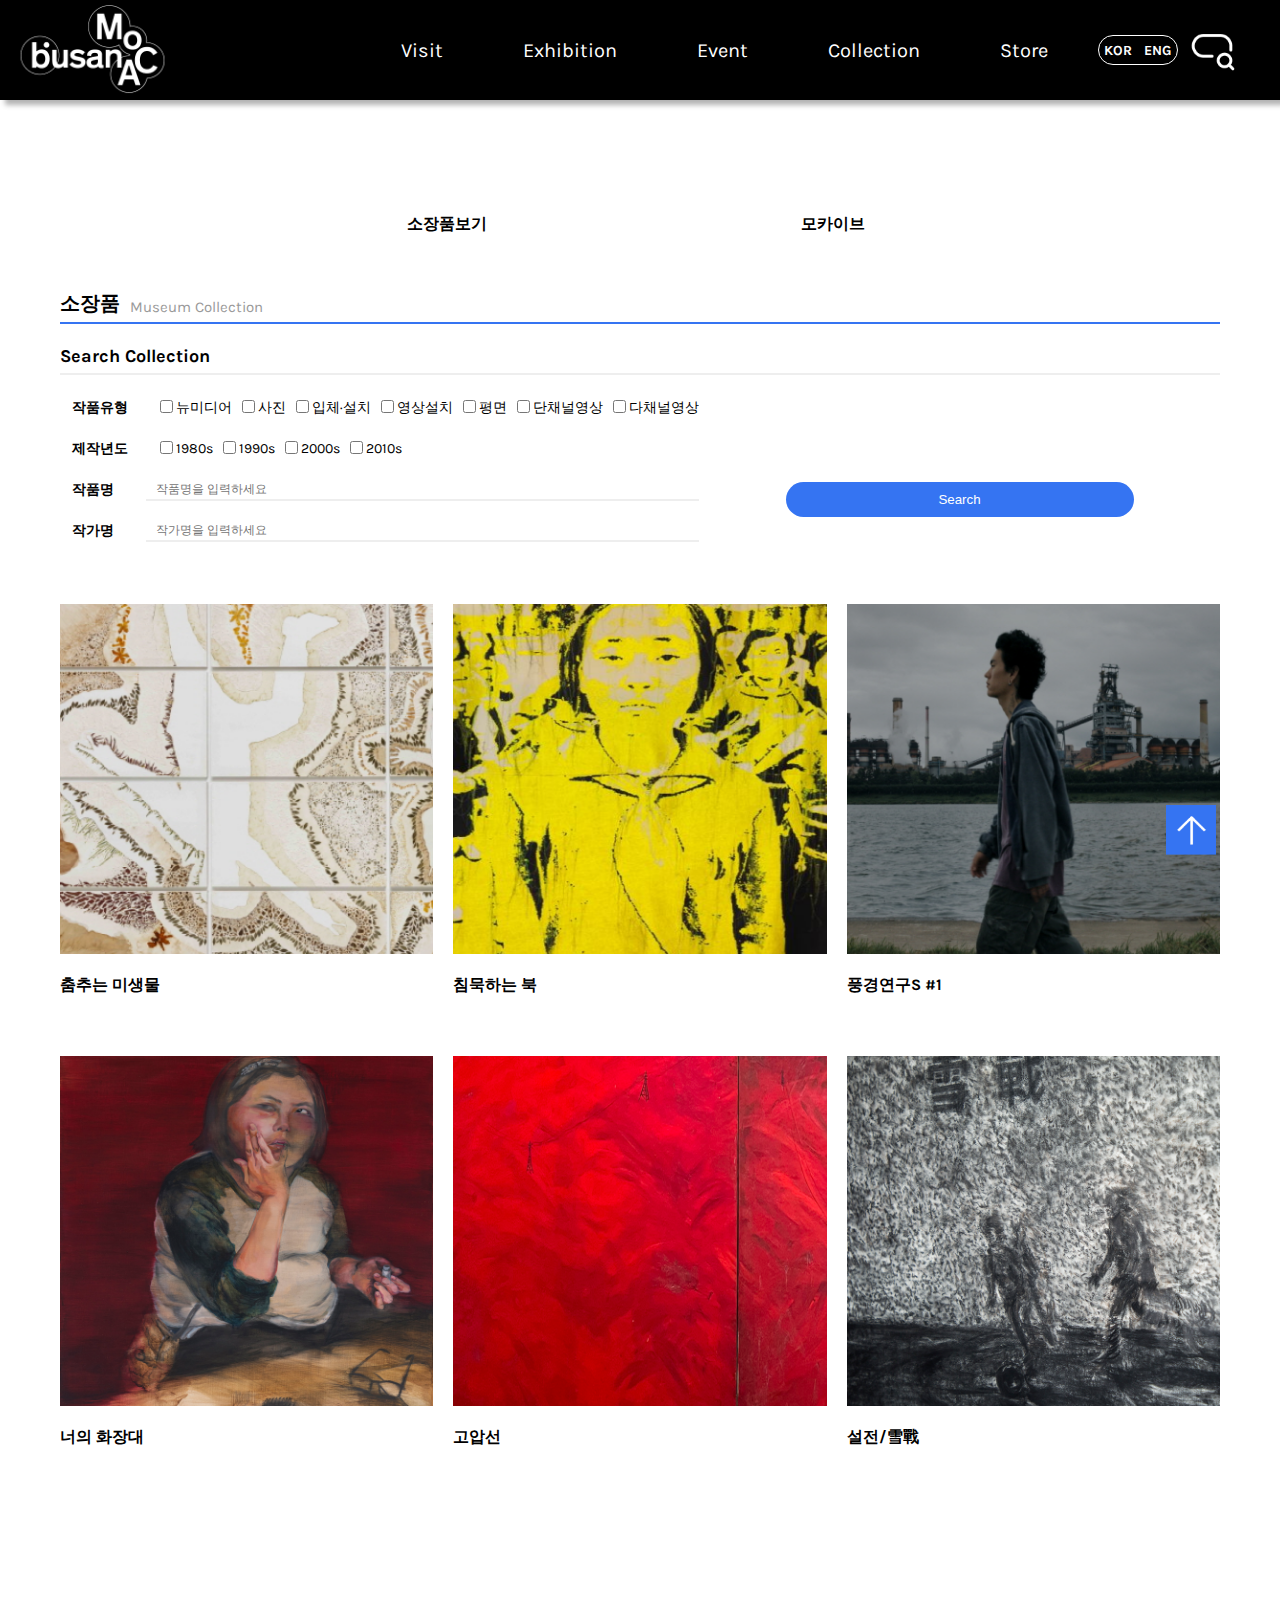
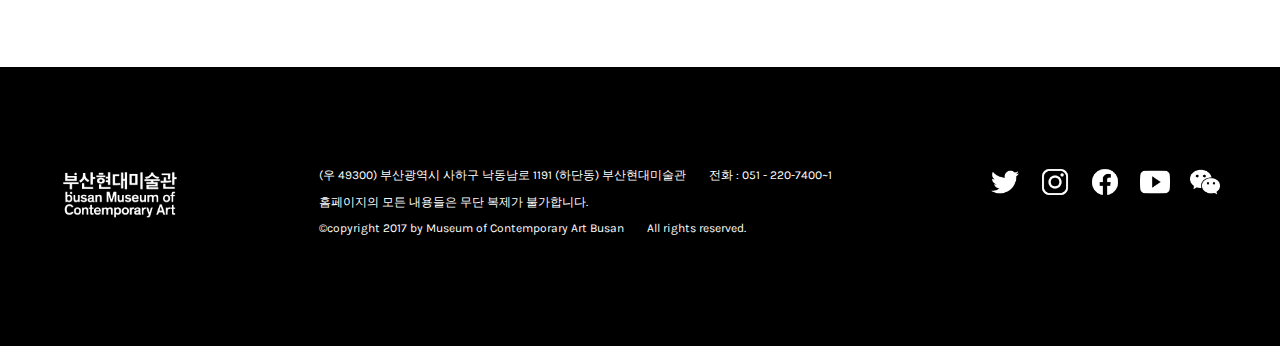
<file: sub4.html>
<!DOCTYPE html>
<html lang="en">

<head>
    <meta charset="UTF-8">
    <meta name="viewport" content="width=device-width, initial-scale=1.0">
    <title>Collection</title>
    <link rel="stylesheet" href="css/reset.css">
    <link rel="stylesheet" href="https://cdn.jsdelivr.net/npm/swiper@11/swiper-bundle.min.css" />
    <link rel="stylesheet" href="https://unpkg.com/aos@2.3.1/dist/aos.css">
    <link rel="stylesheet" href="css/ani.css">
    <link rel="stylesheet" href="css/main.css">
    <link rel="stylesheet" href="css/sub1.css">
    <link rel="stylesheet" href="css/sub3.css">
    <link rel="stylesheet" href="css/sub4.css">

    <script src="js/jquery-3.7.1.min.js"></script>
    <script src="https://cdn.jsdelivr.net/npm/swiper@11/swiper-bundle.min.js"></script>
    <script src="https://unpkg.com/aos@2.3.1/dist/aos.js"></script>
    <script src="js/common.js"></script>
</head>

<body>
    <div id="wrap">
        <form action="#">
            <header>
                <div class="inner">
                    <h1 class="logo">
                        <a href="index.html">부산현대미술관 로고</a>
                    </h1>
                    <nav>
                        <ul class="gnb">
                            <li><a href="sub2.html">Visit</a>
                                <ul class="depth2">
                                    <li><a href="sub2.html">전시 시간</a></li>
                                    <li><a href="sub2.html">온라인 예약</a></li>
                                </ul>
                            </li>
                            <li><a href="sub1.html">Exhibition</a>
                                <ul class="depth2">
                                    <li><a href="sub1.html">현재 전시</a></li>
                                    <li><a href="sub1.html">예정 전시</a></li>
                                    <li><a href="sub1.html">온라인 미술관</a></li>
                                </ul>
                            </li>
                            <li><a href="sub3.html">Event</a>
                                <ul class="depth2">
                                    <li><a href="sub3.html">현재/예정 프로그램</a></li>
                                    <li><a href="sub3.html">지난 프로그램</a></li>
                                </ul>
                            </li>
                            <li><a href="sub4.html">Collection</a>
                                <ul class="depth2">
                                    <li><a href="sub4.html">소장품 보기</a></li>
                                    <li><a href="sub4_2.html">모카이브</a></li>
                                </ul>
                            </li>
                            <li><a href="sub5.html">Store</a></li>
                        </ul><!--.gnb-->

                        <div class="ham">
                            <a href="#"><img src="img/icon_ham_white.png" alt="메뉴열기"></a>
                        </div>

                        <div class="dim"></div>

                        <div class="mgnb_wrap">
                            <div class="mlogo">
                                <img src="img/logo_white.png" alt="부산현대미술관로고">
                            </div><!--.mlogo-->
                            <ul class="mgnb">
                                <li><a href="#">Visit</a>
                                    <ul class="mdepth2">
                                        <li><a href="sub2.html">전시 시간</a></li>
                                        <li><a href="sub2.html">온라인 예약</a></li>
                                    </ul>
                                </li>
                                <li><a href="#">Exhibition</a>
                                    <ul class="mdepth2">
                                        <li><a href="sub1.html">현재 전시</a></li>
                                        <li><a href="sub1.html">예정 전시</a></li>
                                        <li><a href="sub1.html">온라인 미술관</a></li>
                                    </ul>
                                </li>
                                <li><a href="#">Event</a>
                                    <ul class="mdepth2">
                                        <li><a href="sub3.html">현재/예정 프로그램</a></li>
                                        <li><a href="sub3.html">지난 프로그램</a></li>
                                    </ul>
                                </li>
                                <li><a href="#">Collection</a>
                                    <ul class="mdepth2">
                                        <li><a href="sub4.html">소장품 보기</a></li>
                                        <li><a href="sub4_2.html">모카이브</a></li>
                                    </ul>
                                </li>
                                <li><a href="sub5.html">Store</a></li>
                            </ul><!--.mgnb-->

                            <div class="mgnb_close">
                                <img src="img/icon_close_white.png" alt="메뉴 닫기 이미지">
                            </div><!--.mgnb_close-->

                            <div class="lang">
                                <div class="kor">KOR</div>
                                <div class="eng">ENG</div>
                            </div><!--.mlang-->

                        </div><!--.mgnb_wrap-->
                    </nav>

                    <div class="search">
                        서치박스
                    </div><!--.search-->
                    <div id="gray_layer"></div>

                    <div id="over_layer">
                        <form class="search_pop">
                            <fieldset>
                                <legend>검색영역</legend>
                                <input type="text" placeholder="검색어를 입력해 주세요!">
                                <button type="button">검색</button>
                            </fieldset>
                        </form>
                        <a href="#" class="search_close">
                            <img src="img/icon_close_black.png" alt="검색창 닫기">
                        </a>
                    </div>

                    <div class="pclang">
                        <div class="kor">KOR</div>
                        <div class="eng">ENG</div>
                    </div><!--.lang-->

                </div><!--.inner-->
            </header>

            <div id="content">
                <div class="inner">
                    <ul class="nav_bar">
                        <li><a href="#collection">소장품보기</a></li>
                        <li><a href="sub4_2.html">모카이브</a></li>
                    </ul>

                    <div class="program content_wrap">
                        <div class="ex_title">
                            <div class="ex_tit_flex_wrap">
                                <a name="collection">
                                    <h2>소장품</h2>
                                </a>
                                <span>Museum Collection</span>
                            </div>
                        </div><!--.ex_title-->

                        <div class="collection_search">
                            <div class="search_tit">Search Collection</div>
                            <div class="search_wrap">
                                <div class="search_con">
                                    <div class="search_flex coll_type">
                                        <div class="coll_search_left_wrap">
                                            작품유형
                                        </div>
                                        <div class="coll_search_right_wrap scroll">
                                            <div>
                                                <input type="checkbox" id="nmedia" name="nmedia">
                                                <label for="nmedia">뉴미디어</label>
                                            </div>
                                            <div>
                                                <input type="checkbox" id="photo" name="photo">
                                                <label for="photo">사진</label>
                                            </div>
                                            <div>
                                                <input type="checkbox" id="dem" name="dem">
                                                <label for="dem">입체&#183;설치</label>
                                            </div>
                                            <div>
                                                <input type="checkbox" id="video" name="video">
                                                <label for="video">영상설치</label>
                                            </div>
                                            <div>
                                                <input type="checkbox" id="flat" name="flat">
                                                <label for="flat">평면</label>
                                            </div>
                                            <div>
                                                <input type="checkbox" id="mono" name="mono">
                                                <label for="mono">단채널영상</label>
                                            </div>
                                            <div>
                                                <input type="checkbox" id="uni" name="uni">
                                                <label for="uni">다채널영상</label>
                                            </div>
                                        </div><!--.coll_search_right_wrap-->
                                    </div><!--.coll_type-->
                                    <div class="search_flex coll_year">
                                        <div class="coll_search_left_wrap">
                                            제작년도
                                        </div>
                                        <div class="coll_search_right_wrap">
                                            <div>
                                                <input type="checkbox" id="nmedia" name="nmedia">
                                                <label for="nmedia">1980s</label>
                                            </div>
                                            <div>
                                                <input type="checkbox" id="photo" name="photo">
                                                <label for="photo">1990s</label>
                                            </div>
                                            <div>
                                                <input type="checkbox" id="dem" name="dem">
                                                <label for="dem">2000s</label>
                                            </div>
                                            <div>
                                                <input type="checkbox" id="dem" name="dem">
                                                <label for="dem">2010s</label>
                                            </div>
                                        </div><!--.coll_search_right_wrap-->
                                    </div><!--.coll_year-->
                                    <div class="search_flex coll_name">
                                        <div class="coll_search_left_wrap">
                                            작품명
                                        </div>
                                        <div class="coll_search_right_wrap">
                                            <div class="input_txt">
                                                <input class="coll_text" type="text" placeholder="작품명을 입력하세요">
                                            </div>
                                        </div><!--.coll_search_right_wrap-->
                                    </div><!--.coll_name-->
                                    <div class="search_flex artist_name">
                                        <div class="coll_search_left_wrap">
                                            작가명
                                        </div>
                                        <div class="coll_search_right_wrap">
                                            <div class="input_txt">
                                                <input class="coll_text" type="text" placeholder="작가명을 입력하세요">
                                            </div>
                                        </div><!--.coll_search_right_wrap-->
                                    </div><!--.artist_name-->
                                </div><!--.search_con-->
                                <button type="button">
                                    Search
                                </button><!--.search_btn-->
                            </div><!--.search_wrap-->
                        </div><!--.collection_search-->

                        <div class="program_box_wrap">
                            <div class="program_box">
                                <div class="pro_img coll_img_01">
                                    <div class="detail_hover"><a href="#">View Detail</a></div>
                                </div>
                                <div class="program_info">
                                    <div class="coll_tit">춤추는 미생물</div>
                                </div>
                            </div><!--program_box pro_box_1-->
                            <div class="program_box">
                                <div class="pro_img coll_img_02">
                                    <div class="detail_hover"><a href="#">View Detail</a></div>
                                </div>
                                <div class="program_info">
                                    <div class="coll_tit">침묵하는 북</div>
                                </div>
                            </div><!--program_box pro_box_1-->
                            <div class="program_box">
                                <div class="pro_img coll_img_03">
                                    <div class="detail_hover"><a href="#">View Detail</a></div>
                                </div>
                                <div class="program_info">
                                    <div class="coll_tit">풍경연구S #1</div>
                                </div>
                            </div><!--program_box pro_box_1-->
                            <div class="program_box">
                                <div class="pro_img coll_img_04">
                                    <div class="detail_hover"><a href="#">View Detail</a></div>
                                </div>
                                <div class="program_info">
                                    <div class="coll_tit">너의 화장대</div>
                                </div>
                            </div><!--program_box pro_box_1-->
                            <div class="program_box">
                                <div class="pro_img coll_img_05">
                                    <div class="detail_hover"><a href="#">View Detail</a></div>
                                </div>
                                <div class="program_info">
                                    <div class="coll_tit">고압선</div>
                                </div>
                            </div><!--program_box pro_box_1-->
                            <div class="program_box">
                                <div class="pro_img coll_img_06">
                                    <div class="detail_hover"><a href="#">View Detail</a></div>
                                </div>
                                <div class="program_info">
                                    <div class="coll_tit">설전/雪戰</div>
                                </div>
                            </div><!--program_box pro_box_1-->
                        </div><!--.program_box-wrap-->
                    </div><!--.ex_now content_wrap-->

                    <!--미술관컬렉션 모달팝업-->
                    <div id="gray_layer"></div>

                    <div class="modal">
                        <div class="popup_detail">
                            <div class="popup_left">
                                <div class="modal_tit_wrap">
                                    <div class="popup_tit">춤추는 미생물</div>
                                    <div class="popup_size">304cm × 543cm</div>
                                </div>
                                <ul class="popup_info">
                                    <li><span>작가</span> 김순임</li>
                                    <li><span>등록번호</span> 23310평40</li>
                                    <li><span>제작년도</span> 2019</li>
                                    <li><span>재료 및 기법</span> 한지, 물풀, 음식부산물</li>
                                </ul>
                                <div class="popup_con">김순임(金順任, 1975-)은 각 지역의 자연과 그로 인한
                                    사람의 이야기에 관심을 두고 작업하며 특유의 자연 오브제를 이용한 설치, 조각,
                                    영상, 사진, 퍼포먼스, 드로잉 등으로 잘 알려져 있다.
                                    작가는 2019년에 ‘사이언스 월든(Science Walden)’의
                                    과학예술융합프로젝트의 레지던시 작가로 거주하면서 미생물에
                                    대해 배우고 과학자와 교류하는 경험을 하게 되었다. <춤추는 미생물>은 당시의
                                        경험을 토대로 제작한 작품으로 당시 같은 프로젝트에 참여했던 작가들과
                                        함께 섭취한 음식물들을 소재로 하고 있다. 인간이 인지하지 못하는 미생물의
                                        세계가 지구의 일부를 구성하고 모두가 연결되어 있다는 의식 아래 음식부산물을
                                        이용해 음식 안에서 번식, 교류하는 미생물을 상상하고 이를 사람들의 몸동작으로
                                        표현한 작품이다.</div>
                            </div><!--popup_left-->
                            <div class="popup_right">
                                <img class="coll_modal_img" src="img/collection_img1.png" alt="이미지1">
                            </div><!--popup_right-->
                        </div>
                        <a href="#" class="detail_close">
                            <img src="img/icon_close_black.png" alt="검색창 닫기">
                        </a>
                    </div><!--modal-->
                    <div class="modal">
                        <div class="popup_detail">
                            <div class="popup_left">
                                <div class="modal_tit_wrap">
                                    <div class="popup_tit">침묵하는 북</div>
                                    <div class="popup_size">297cm × 345cm</div>
                                </div>
                                <ul class="popup_info">
                                    <li><span>작가</span> 홍영인</li>
                                    <li><span>등록번호</span> 23315평45</li>
                                    <li><span>제작년도</span> 2014</li>
                                    <li><span>재료 및 기법</span> 면 위에 자수</li>
                                </ul>
                                <div class="popup_con">홍영인(洪英仁, 1972-)은 영국을
                                    본거지로 유럽과 한국으르 오가며 활동하면서 사회적 불평등,
                                    경계에 대한 문제의식을 바탕으로 설치, 퍼포먼스, 드로잉, 자수,
                                    사운드 등 다양한 매체를 이용하여 작업한다. 특히 아시아 여성 직공의
                                    저임금 노동인 ‘바느질’과 순수예술에서 배제된 ‘자수 공예’로 작업하는
                                    것으로 알려져 있다. <침묵하는 북>은 작가의 ‘North Korea’ 연작 중
                                        첫 번째 작업으로 1974년 내셔널 지오그래픽 잡지에 출판한 이미지를 이용한
                                        작품이다. 한국전쟁 이후로 노출된 최초의 북한 이미지이며 운동장을 행진하며
                                        연주하는 북한의 소녀들을 담았다. 북한의 희귀한 모습을 복잡한 자수작업으로
                                        옮김으로써 역사적 시간을 포착하고 현재의 관점에서 이것을 해석해보고자 하는 작품이다.</div>
                            </div><!--popup_left-->
                            <div class="popup_right">
                                <img class="coll_modal_img" src="img/collection_img2.png" alt="이미지1">
                            </div><!--popup_right-->
                        </div>
                        <a href="#" class="detail_close">
                            <img src="img/icon_close_black.png" alt="검색창 닫기">
                        </a>
                    </div><!--modal-->
                    <div class="modal">
                        <div class="popup_detail">
                            <div class="popup_left">
                                <div class="modal_tit_wrap">
                                    <div class="popup_tit">풍경 연구S #1</div>
                                    <div class="popup_size">10분 42초</div>
                                </div>
                                <ul class="popup_info">
                                    <li><span>작가</span> 강신대</li>
                                    <li><span>등록번호</span> 23307다46</li>
                                    <li><span>제작년도</span> 2023</li>
                                    <li><span>재료 및 기법</span> 3채널 비디오, 컬러, 무성</li>
                                </ul>
                                <div class="popup_con">강신대(姜信大, 1988-)는 페이스북, 트위터,
                                    유튜브 등 현재 우리에게 익숙한 시청각 미디어에서의 이미지 생산,
                                    유통, 소비 시스템을 포착해 자본주의 사회 시스템을 비틀고자 한다.
                                    <풍경 연구S #1> 속에는 공장이 늘어선 강변을 배경으로 제자리를
                                        걷는 행위를 반복함에 따라 더 이상 나아가지 못하고 같은 배경만이
                                        비춰진다. 이 장면은 생태 환경적 행위가 자본주의라는 컨베이어
                                        벨트의 동력이 되고, 오늘의 풍경이 무한 반복되는 것을 은유하는 것이다.
                                </div>
                            </div><!--popup_left-->
                            <div class="popup_right">
                                <img class="coll_modal_img" src="img/collection_img3.png" alt="이미지1">
                            </div><!--popup_right-->
                        </div>
                        <a href="#" class="detail_close">
                            <img src="img/icon_close_black.png" alt="검색창 닫기">
                        </a>
                    </div><!--modal-->
                    <div class="modal">
                        <div class="popup_detail">
                            <div class="popup_left">
                                <div class="modal_tit_wrap">
                                    <div class="popup_tit">너의 화장대</div>
                                    <div class="popup_size">145.5cm × 112.2cm</div>
                                </div>
                                <ul class="popup_info">
                                    <li><span>작가</span> 문지영</li>
                                    <li><span>등록번호</span> 21262평30</li>
                                    <li><span>제작년도</span> 2016</li>
                                    <li><span>재료 및 기법</span> 캔버스에 유채</li>
                                </ul>
                                <div class="popup_con">문지영은 사회로부터 배제되거나 주변적인 존재와
                                    이들을 향한 폭력적 시선에 대해 작업하는 부산작가이다. 이 작품은
                                    발달장애를 가진 작가의 동생을 그린 작품으로 언니인 작가의 결혼으로
                                    새 식구를 맞이하면서 자신을 단장하기 시작한 모습으로부터 시작된 작업이다.
                                    동생 또한 또래의 여성과 다름없이 꾸미는 것에 대한 욕망을 지녔다는 사실을
                                    인식하고, 과연 ‘보통’의 기준은 무엇인가라는 질문을 다시 한번 던지고 있다.
                                    이전의 작업들과는 달리 유화를 묽게 사용하고 화면의 평면성이 도드라지도록 표현 했다.</div>
                            </div><!--popup_left-->
                            <div class="popup_right">
                                <img class="coll_modal_img" src="img/collection_img7.png" alt="이미지1">
                            </div><!--popup_right-->
                        </div>
                        <a href="#" class="detail_close">
                            <img src="img/icon_close_black.png" alt="검색창 닫기">
                        </a>
                    </div><!--modal-->
                    <div class="modal">
                        <div class="popup_detail">
                            <div class="popup_left">
                                <div class="modal_tit_wrap">
                                    <div class="popup_tit">고압선</div>
                                    <div class="popup_size">234cm × 91cm</div>
                                </div>
                                <ul class="popup_info">
                                    <li><span>작가</span> 정진윤</li>
                                    <li><span>등록번호</span> 21265평33</li>
                                    <li><span>제작년도</span> 1985</li>
                                    <li><span>재료 및 기법</span> 캔버스에 유화</li>
                                </ul>
                                <div class="popup_con">정진윤(鄭鎭潤, 1954~2007)은 1954년 부산에서
                                    출생하여 부산 형상미술의 형성에 많은 역할을 한 작가로 그리기를
                                    통해 정치·경제·문화 전반에 대한 신랄한 풍자와 함께 은유적 해석의
                                    지형을 넓힌 작품을 선보였다. 즉 작가로서 전시와 작품 제작에만 관심을
                                    한정시키지 않고, 한 시대의 상황을 어떻게 미술이라는 어법 속에서 이야기하고
                                    공유할 수 있을 것인지에 대해 고민하였다. 정진윤은 미술 포럼 등을 통해,
                                    미술계 뿐 아니라 사회적 인식을 새롭게 요구하고 미술 운동에도 깊이 관여하였다.
                                    작가는 1980년대 중반부터 현실과 가상의 경계 불명의 풍경, 특히 폐허의 도시
                                    풍경에 집중하기 시작하는데, 이 작품은 이 시기에 제작된 작품이다. <고압선>의
                                        화면 전체는 붉은 색으로 거친 붓질이 드러나게 처리되어 있는데, 붉은 색조는
                                        특정한 공간에 대한 표현이지만 어떤 구체성은 읽기는 힘들다. 오른쪽 아래 모서리에
                                        작은 터널을 설정하고 그 주위로 녹색과 푸른 색을 배치한다. 가로등이 있는 입구에서
                                        인물들은 어떤 개인적 의사나 표정도 없이 묵묵히 터널을 향해 걷고 있다.
                                        그가 제시하는 상황은 얼핏 이해가 가면서도 자세히 들여다보면 구체성이 전혀
                                        없는 이해하기 힘든 이질적인 것의 교차다. 이런 이질적인 교차는 강한 대비 효과와
                                        함께 1980년대 중반이 지나면서 작가의 어법으로 자리 잡는다.</div>
                            </div><!--popup_left-->
                            <div class="popup_right">
                                <img class="coll_modal_img" src="img/collection_img5.png" alt="이미지1">
                            </div><!--popup_right-->
                        </div>
                        <a href="#" class="detail_close">
                            <img src="img/icon_close_black.png" alt="검색창 닫기">
                        </a>
                    </div><!--modal-->
                    <div class="modal">
                        <div class="popup_detail">
                            <div class="popup_left">
                                <div class="modal_tit_wrap">
                                    <div class="popup_tit">설전/雪戰</div>
                                    <div class="popup_size">120cm × 200cm</div>
                                </div>
                                <ul class="popup_info">
                                    <li><span>작가</span> 최대진</li>
                                    <li><span>등록번호</span> 21263평31</li>
                                    <li><span>제작년도</span> 2019</li>
                                    <li><span>재료 및 기법</span> 종이에 목탄(액자 포함)</li>
                                </ul>
                                <div class="popup_con">최대진은 드로잉을 기반으로 일상의 이야기들을
                                    여러 매체로 다양하게 구성하는 작업을 보여주는 작가이다.
                                    이 작품은 거친 눈보라 아래서 축구경기를 하고있는 선수들의
                                    모습을 묘사하였으며 목탄의 부드러운 질감을 이용해 흐리게
                                    표현함으로써 기존의 사실성이 강했던 회화에서 새로운 미학적 시도를 하였다.</div>
                            </div><!--popup_left-->
                            <div class="popup_right">
                                <img class="coll_modal_img" src="img/collection_img6.png" alt="이미지1">
                            </div><!--popup_right-->
                        </div>
                        <a href="#" class="detail_close">
                            <img src="img/icon_close_black.png" alt="검색창 닫기">
                        </a>
                    </div><!--modal-->

                </div><!--.inner-->
                <div class="top_btn">
                    <a href="#"><img src="img/top_btn.png" alt="맨위로가기"></a>
                </div><!--.top_btn-->
            </div><!--#content-->
            <footer>
                <div class="inner">
                    <div class="footer">
                        <a href="#"><img src="img/f_logo.png" alt="부산현대미술관로고"></a>
                        <div class="f_info">
                            <p>
                                <span>(우 49300) 부산광역시 사하구 낙동남로 1191 (하단동) 부산현대미술관</span>
                                <span>전화 : 051 - 220-7400~1</span>
                            </p>
                            <p>
                                <span>홈페이지의 모든 내용들은 무단 복제가 불가합니다.</span>
                            </p>
                            <p>
                                <span>&copy;copyright 2017 by Museum of Contemporary Art Busan</span>
                                <span>All rights reserved.</span>
                            </p>
                        </div>
                        <div class="f_sns">
                            <ul>
                                <li><a href="#">
                                        <img src="img/f_sns_twt.png" alt="트위터">
                                    </a></li>
                                <li><a href="#">
                                        <img src="img/f_sns_ig.png" alt="인스타그램">
                                    </a></li>
                                <li><a href="#">
                                        <img src="img/f_sns_fb.png" alt="페이스북">
                                    </a></li>
                                <li><a href="#">
                                        <img src="img/f_sns_yt.png" alt="유튜브">
                                    </a></li>
                                <li><a href="#">
                                        <img src="img/f_sns_chat.png" alt="위쳇">
                                    </a></li>
                            </ul>
                        </div>
                    </div><!--.footer-->

                </div><!--.inner-->
            </footer>
        </form>
    </div><!--#wrap-->

</body>

</html>
</file>
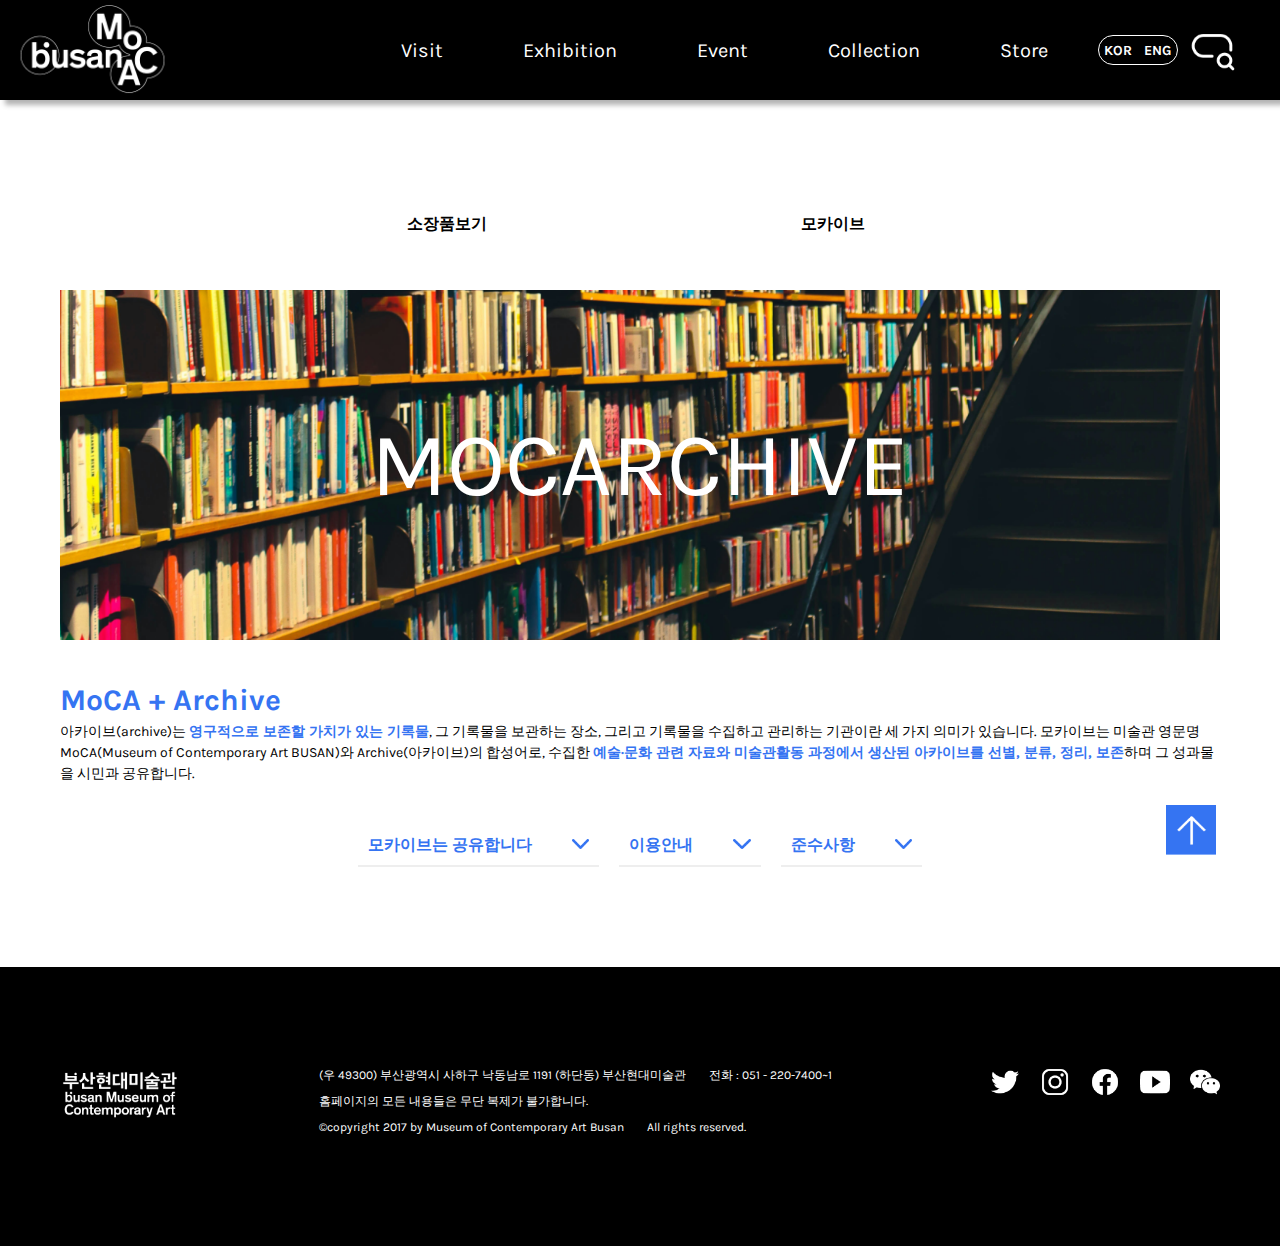
<file: sub4_2.html>
<!DOCTYPE html>
<html lang="en">

<head>
    <meta charset="UTF-8">
    <meta name="viewport" content="width=device-width, initial-scale=1.0">
    <title>Mocarchive</title>
    <link rel="stylesheet" href="css/reset.css">
    <link rel="stylesheet" href="https://cdn.jsdelivr.net/npm/swiper@11/swiper-bundle.min.css" />
    <link rel="stylesheet" href="https://unpkg.com/aos@2.3.1/dist/aos.css">
    <link rel="stylesheet" href="css/ani.css">
    <link rel="stylesheet" href="css/main.css">
    <link rel="stylesheet" href="css/sub1.css">
    <link rel="stylesheet" href="css/sub4.css">

    <script src="js/jquery-3.7.1.min.js"></script>
    <script src="https://cdn.jsdelivr.net/npm/swiper@11/swiper-bundle.min.js"></script>
    <script src="https://unpkg.com/aos@2.3.1/dist/aos.js"></script>
    <script src="js/common.js"></script>
</head>

<body>
    <div id="wrap">
        <header>
            <div class="inner">
                <h1 class="logo">
                    <a href="index.html">부산현대미술관 로고</a>
                </h1>
                <nav>
                    <ul class="gnb">
                        <li><a href="sub2.html">Visit</a>
                            <ul class="depth2">
                                <li><a href="sub2.html">전시 시간</a></li>
                                <li><a href="sub2.html">온라인 예약</a></li>
                            </ul>
                        </li>
                        <li><a href="sub1.html">Exhibition</a>
                            <ul class="depth2">
                                <li><a href="sub1.html">현재 전시</a></li>
                                <li><a href="sub1.html">예정 전시</a></li>
                                <li><a href="sub1.html">온라인 미술관</a></li>
                            </ul>
                        </li>
                        <li><a href="sub3.html">Event</a>
                            <ul class="depth2">
                                <li><a href="sub3.html">현재/예정 프로그램</a></li>
                                <li><a href="sub3.html">지난 프로그램</a></li>
                            </ul>
                        </li>
                        <li><a href="sub4.html">Collection</a>
                            <ul class="depth2">
                                <li><a href="sub4.html">소장품 보기</a></li>
                                <li><a href="sub4_2.html">모카이브</a></li>
                            </ul>
                        </li>
                        <li><a href="sub5.html">Store</a></li>
                    </ul><!--.gnb-->

                    <div class="ham">
                        <a href="#"><img src="img/icon_ham_white.png" alt="메뉴열기"></a>
                    </div>

                    <div class="dim"></div>

                    <div class="mgnb_wrap">
                        <div class="mlogo">
                            <img src="img/logo_white.png" alt="부산현대미술관로고">
                        </div><!--.mlogo-->
                        <ul class="mgnb">
                            <li><a href="#">Visit</a>
                                <ul class="mdepth2">
                                    <li><a href="sub2.html">전시 시간</a></li>
                                    <li><a href="sub2.html">온라인 예약</a></li>
                                </ul>
                            </li>
                            <li><a href="#">Exhibition</a>
                                <ul class="mdepth2">
                                    <li><a href="sub1.html">현재 전시</a></li>
                                    <li><a href="sub1.html">예정 전시</a></li>
                                    <li><a href="sub1.html">온라인 미술관</a></li>
                                </ul>
                            </li>
                            <li><a href="#">Event</a>
                                <ul class="mdepth2">
                                    <li><a href="sub3.html">현재/예정 프로그램</a></li>
                                    <li><a href="sub3.html">지난 프로그램</a></li>
                                </ul>
                            </li>
                            <li><a href="#">Collection</a>
                                <ul class="mdepth2">
                                    <li><a href="sub4.html">소장품 보기</a></li>
                                    <li><a href="sub4_2.html">모카이브</a></li>
                                </ul>
                            </li>
                            <li><a href="sub5.html">Store</a></li>
                        </ul><!--.mgnb-->

                        <div class="mgnb_close">
                            <img src="img/icon_close_white.png" alt="메뉴 닫기 이미지">
                        </div><!--.mgnb_close-->

                        <div class="lang">
                            <div class="kor">KOR</div>
                            <div class="eng">ENG</div>
                        </div><!--.mlang-->

                    </div><!--.mgnb_wrap-->
                </nav>

                <div class="search">
                    서치박스
                </div><!--.search-->
                <div id="gray_layer"></div>

                <div id="over_layer">
                    <form class="search_pop">
                        <fieldset>
                            <legend>검색영역</legend>
                            <input type="text" placeholder="검색어를 입력해 주세요!">
                            <button type="button">검색</button>
                        </fieldset>
                    </form>
                    <a href="#" class="search_close">
                        <img src="img/icon_close_black.png" alt="검색창 닫기">
                    </a>
                </div>

                <div class="pclang">
                    <div class="kor">KOR</div>
                    <div class="eng">ENG</div>
                </div><!--.lang-->

            </div><!--.inner-->
        </header>

        <div id="content">
            <div class="inner">
                <ul class="nav_bar">
                    <li><a href="sub4.html">소장품보기</a></li>
                    <li><a href="#moca">모카이브</a></li>
                </ul>


                <a name="moca">
                    <div class="mocahive_main_img">
                        MOCARCHIVE
                    </div><!--mocahive_main_img-->
                </a>
                <div class="mocahive_txt">
                    <h2>MoCA + Archive</h2>
                    <p>아카이브(archive)는 <span>영구적으로 보존할 가치가 있는 기록물</span>,
                        그 기록물을 보관하는 장소, 그리고 기록물을 수집하고 관리하는
                        기관이란 세 가지 의미가 있습니다.
                        모카이브는 미술관 영문명 MoCA(Museum of Contemporary Art
                            BUSAN)와 Archive(아카이브)의 합성어로, 수집한 <span>예술·문화
                                관련 자료와 미술관활동 과정에서 생산된 아카이브를 선별,
                                분류, 정리, 보존</span>하며 그 성과물을 시민과 공유합니다.</p>
                </div><!--mocahive_txt-->
                <div class="toggle_box_wrap">
                    <div>
                        <div class="mocahive_btn sharebtn">
                            <p>모카이브는 공유합니다</p>
                            <span><img src="img/icon_open.png"></span>
                        </div>
                        <div class="mocahive_panel share_panel">
                            <ul>
                                <li>미술관 아카이브<br>
                                    <span>소장품, 전시, 교육, 학술 등 부산현대미술관 아카이브</span>
                                </li>
                                <li>소장품 작가파일<br>
                                    <span>부산현대미술관 소장품 작가의 포트폴리오, 도록, 자료 등</span>
                                </li>
                                <li>라이브러리 컬렉션<br>
                                    <span>미술 전문도서, 타 기관 도록 및 발간자료, 잡지, 학술지</span>
                                </li>
                                <li>학술 데이터베이스, 해외 온라인 매거진</li>
                                <li>미디어아트 영상</li>
                            </ul>
                        </div>
                    </div>

                    <div>
                        <div class="mocahive_btn userinfobtn">
                            <p>이용안내</p>
                            <span><img src="img/icon_open.png"></span>
                        </div>
                        <div class="mocahive_panel userinfobtn_panel">
                            <ul>
                                <li>장 소<br>
                                    <span> 부산현대미술관 3F 모카이브(MoCArchive)</span>
                                </li>
                                <li>운영시간<br>
                                    <span>화요일-토요일, 10:00-17:30(점심시간 12-13시 휴실)</span>
                                </li>
                                <li>휴 실 일<br>
                                    <span>월요일, 일요일, 법정 공휴일</span>
                                </li>
                                <li>자료이용<br>
                                    <span>모카이브 내에서 자유롭게 이용 (대출 불가)</span><br>
                                    <span>미술관 아카이브, 소장품 작가파일, 영상작품 등은 열람신청서 작성 후 이용</span>
                                </li>
                                <li>구독 간행물 및 학술지<br>
                                    <span>학술데이터베이스 : DBpia</span><br>
                                    <span>인쇄 간행물</span>
                                </li>

                            </ul>
                        </div>
                    </div>

                    <div>
                        <div class="mocahive_btn rulebtn">
                            <p>준수사항</p>
                            <span><img src="img/icon_open.png"></span>
                        </div>
                        <div class="mocahive_panel rule_panel">
                            <ul>
                                <li>개인 소지품은 안내데스크에 보관해주십시오.</li>
                                <li>열람실 내 음료, 음식물 반입이 불가합니다.</li>
                                <li>모든 자료 소중히 다뤄주시고 훼손, 분실에 주의해주십시오.</li>
                                <li>실내에서는 정숙해주시고 휴대폰 이용은 자제해주십시오.</li>
                                <li>PC는 자료 열람, 검색 외 개인용도로 사용 불가합니다.</li>
                                <li>어린이는 보호자 동반이 필수이고 미취학 아동은 이용을 제한합니다.</li>
                                <li>단체 방문 시 사전 문의 바랍니다.</li>
                            </ul>
                        </div>
                    </div>
                </div><!--toggle_box_wrap-->

            </div><!--.inner-->
            <div class="top_btn">
                <a href="#"><img src="img/top_btn.png" alt="맨위로가기"></a>
            </div><!--.top_btn-->
        </div><!--#content-->
        <footer>
            <div class="inner">
                <div class="footer">
                    <a href="#"><img src="img/f_logo.png" alt="부산현대미술관로고"></a>
                    <div class="f_info">
                        <p>
                            <span>(우 49300) 부산광역시 사하구 낙동남로 1191 (하단동) 부산현대미술관</span>
                            <span>전화 : 051 - 220-7400~1</span> 
                        </p>
                        <p>
                            <span>홈페이지의 모든 내용들은 무단 복제가 불가합니다.</span>
                        </p>
                        <p>
                            <span>&copy;copyright 2017 by Museum of Contemporary Art Busan</span>
                            <span>All rights reserved.</span>
                        </p>
                    </div>
                    <div class="f_sns">
                        <ul>
                            <li><a href="#">
                                <img src="img/f_sns_twt.png" alt="트위터">
                            </a></li>
                            <li><a href="#">
                                <img src="img/f_sns_ig.png" alt="인스타그램">
                            </a></li>
                            <li><a href="#">
                                <img src="img/f_sns_fb.png" alt="페이스북">
                            </a></li>
                            <li><a href="#">
                                <img src="img/f_sns_yt.png" alt="유튜브">
                            </a></li>
                            <li><a href="#">
                                <img src="img/f_sns_chat.png" alt="위쳇">
                            </a></li>
                        </ul>
                    </div>
                </div><!--.footer-->
                
            </div><!--.inner-->
        </footer>

    </div><!--#wrap-->
</body>

</html>
</file>
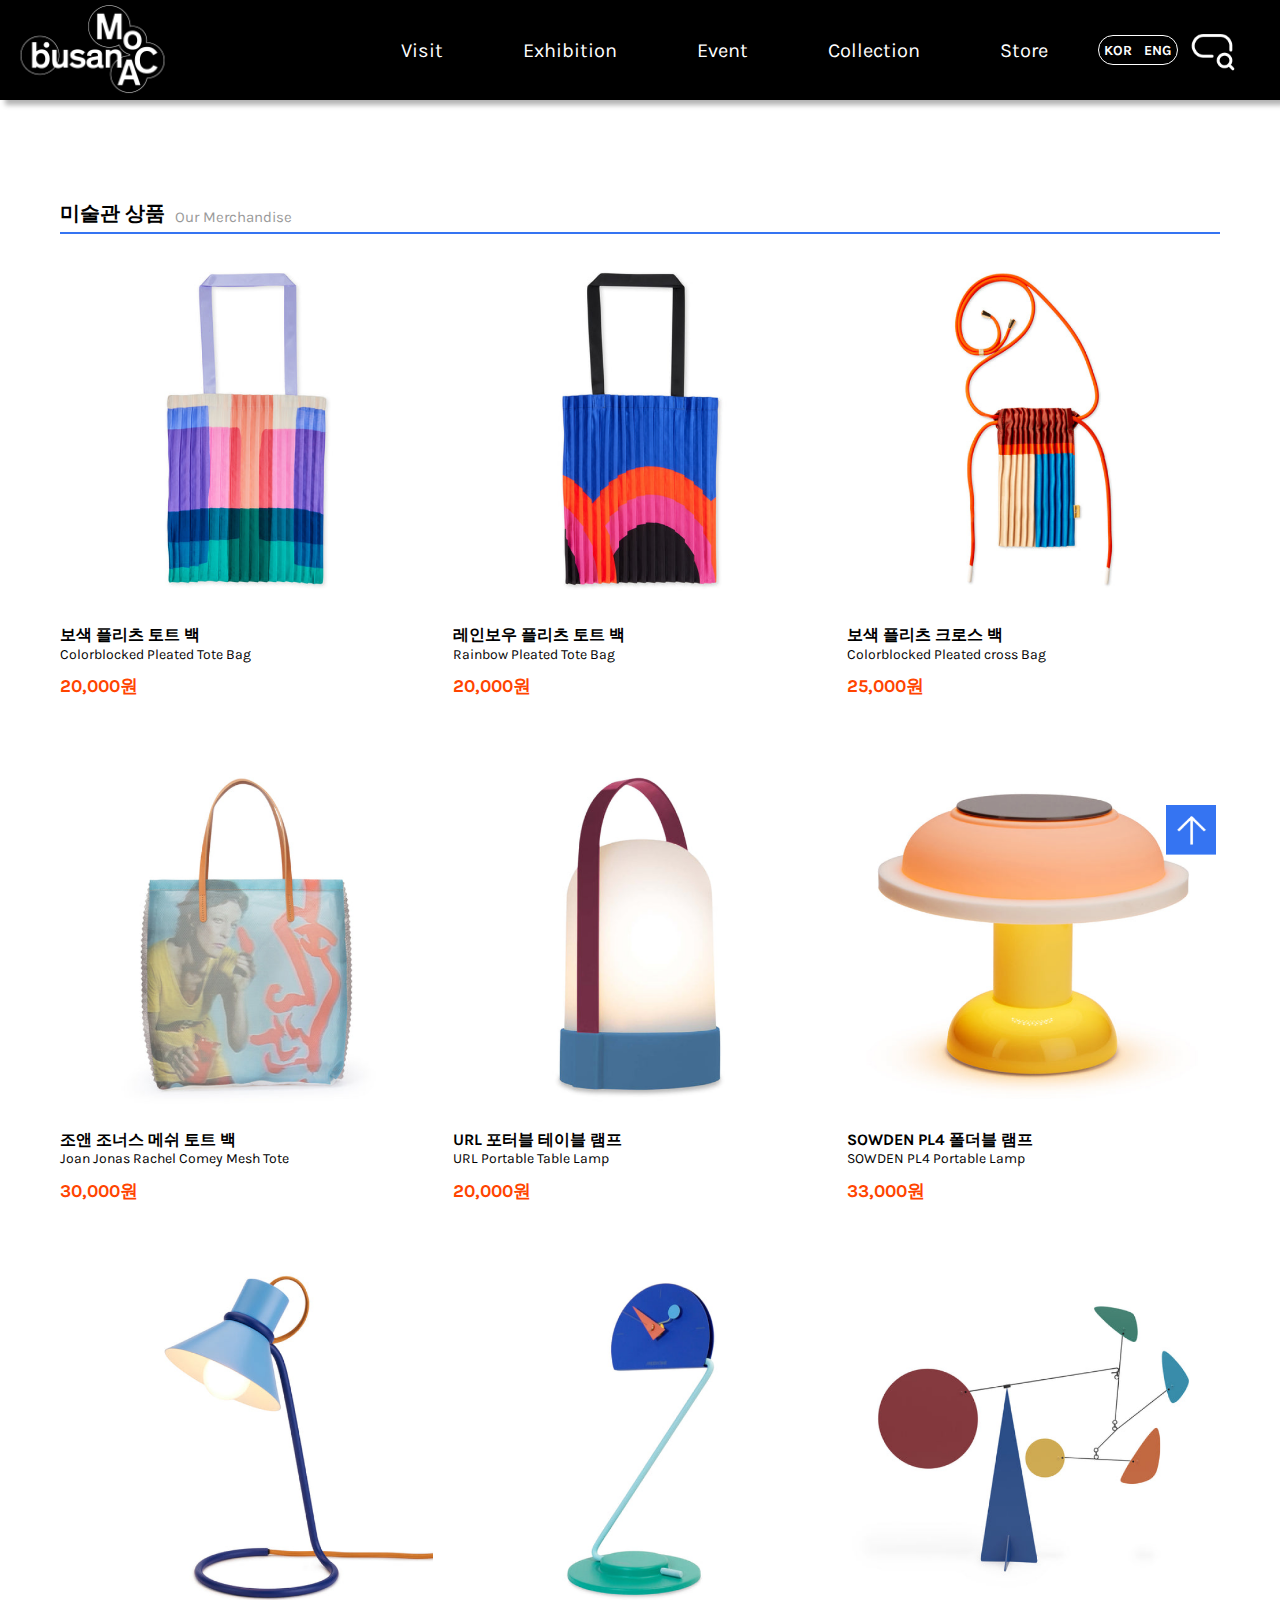
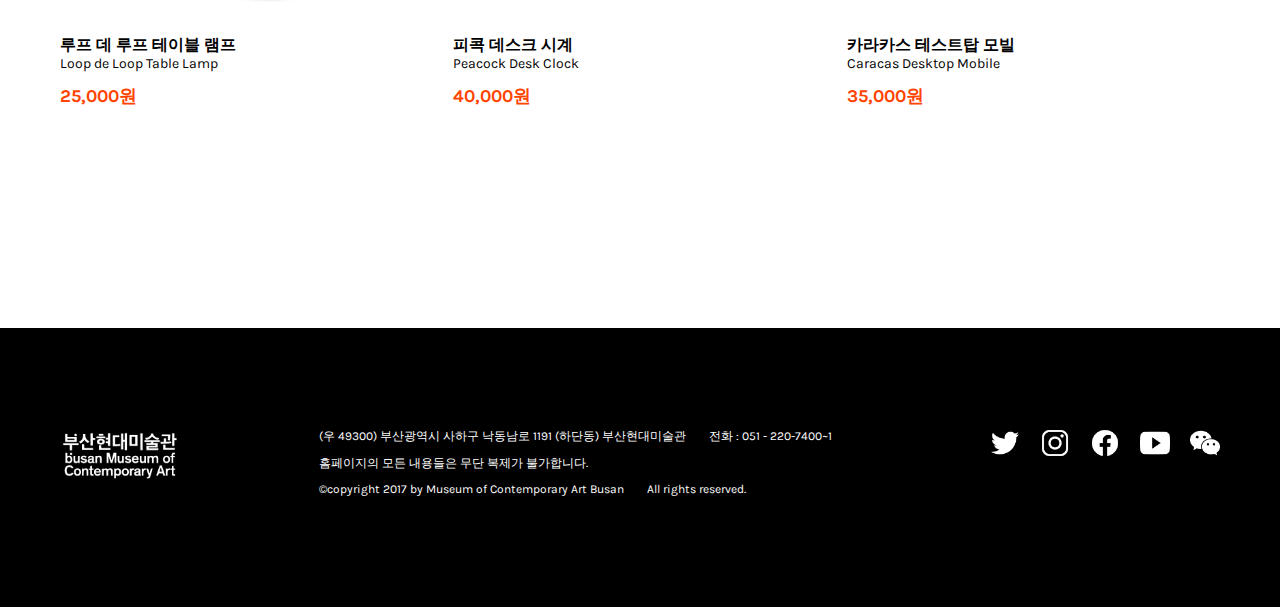
<file: sub5.html>
<!DOCTYPE html>
<html lang="en">

<head>
    <meta charset="UTF-8">
    <meta name="viewport" content="width=device-width, initial-scale=1.0">
    <title>Store</title>
    <link rel="stylesheet" href="css/reset.css">
    <link rel="stylesheet" href="https://cdn.jsdelivr.net/npm/swiper@11/swiper-bundle.min.css" />
    <link rel="stylesheet" href="https://unpkg.com/aos@2.3.1/dist/aos.css">
    <link rel="stylesheet" href="css/ani.css">
    <link rel="stylesheet" href="css/main.css">
    <link rel="stylesheet" href="css/sub1.css">
    <link rel="stylesheet" href="css/sub3.css">

    <script src="js/jquery-3.7.1.min.js"></script>
    <script src="https://cdn.jsdelivr.net/npm/swiper@11/swiper-bundle.min.js"></script>
    <script src="https://unpkg.com/aos@2.3.1/dist/aos.js"></script>
    <script src="js/common.js"></script>
</head>

<body>
    <div id="wrap">
        <header>
            <div class="inner">
                <h1 class="logo">
                    <a href="index.html">부산현대미술관 로고</a>
                </h1>
                <nav>
                    <ul class="gnb">
                        <li><a href="sub2.html">Visit</a>
                            <ul class="depth2">
                                <li><a href="sub2.html">전시 시간</a></li>
                                <li><a href="sub2.html">온라인 예약</a></li>
                            </ul>
                        </li>
                        <li><a href="sub1.html">Exhibition</a>
                            <ul class="depth2">
                                <li><a href="sub1.html">현재 전시</a></li>
                                <li><a href="sub1.html">예정 전시</a></li>
                                <li><a href="sub1.html">온라인 미술관</a></li>
                            </ul>
                        </li>
                        <li><a href="sub3.html">Event</a>
                            <ul class="depth2">
                                <li><a href="sub3.html">현재/예정 프로그램</a></li>
                                <li><a href="sub3.html">지난 프로그램</a></li>
                            </ul>
                        </li>
                        <li><a href="sub4.html">Collection</a>
                            <ul class="depth2">
                                <li><a href="sub4.html">소장품 보기</a></li>
                                <li><a href="sub4.html">모카이브</a></li>
                            </ul>
                        </li>
                        <li><a href="sub5.html">Store</a></li>
                    </ul><!--.gnb-->

                    <div class="ham">
                        <a href="#"><img src="img/icon_ham_white.png" alt="메뉴열기"></a>
                    </div>

                    <div class="dim"></div>

                    <div class="mgnb_wrap">
                        <div class="mlogo">
                            <img src="img/logo_white.png" alt="부산현대미술관로고">
                        </div><!--.mlogo-->
                        <ul class="mgnb">
                            <li><a href="#">Visit</a>
                                <ul class="mdepth2">
                                    <li><a href="sub2.html">전시 시간</a></li>
                                    <li><a href="sub2.html">온라인 예약</a></li>
                                </ul>
                            </li>
                            <li><a href="#">Exhibition</a>
                                <ul class="mdepth2">
                                    <li><a href="sub1.html">현재 전시</a></li>
                                    <li><a href="sub1.html">예정 전시</a></li>
                                    <li><a href="sub1.html">온라인 미술관</a></li>
                                </ul>
                            </li>
                            <li><a href="#">Event</a>
                                <ul class="mdepth2">
                                    <li><a href="sub3.html">현재/예정 프로그램</a></li>
                                    <li><a href="sub3.html">지난 프로그램</a></li>
                                </ul>
                            </li>
                            <li><a href="#">Collection</a>
                                <ul class="mdepth2">
                                    <li><a href="sub4.html">소장품 보기</a></li>
                                    <li><a href="sub4.html">모카이브</a></li>
                                </ul>
                            </li>
                            <li><a href="sub5.html">Store</a></li>
                        </ul><!--.mgnb-->

                        <div class="mgnb_close">
                            <img src="img/icon_close_white.png" alt="메뉴 닫기 이미지">
                        </div><!--.mgnb_close-->

                        <div class="lang">
                            <div class="kor">KOR</div>
                            <div class="eng">ENG</div>
                        </div><!--.mlang-->

                    </div><!--.mgnb_wrap-->
                </nav>

                <div class="search">
                    서치박스
                </div><!--.search-->
                <div id="gray_layer"></div>

                <div id="over_layer">
                    <form class="search_pop">
                        <fieldset>
                            <legend>검색영역</legend>
                            <input type="text" placeholder="검색어를 입력해 주세요!">
                            <button type="button">검색</button>
                        </fieldset>
                    </form>
                    <a href="#" class="search_close">
                        <img src="img/icon_close_black.png" alt="검색창 닫기">
                    </a>
                </div>

                <div class="pclang">
                    <div class="kor">KOR</div>
                    <div class="eng">ENG</div>
                </div><!--.lang-->

            </div><!--.inner-->
        </header>

        <div id="content">
            <div class="inner">
                <div class="program content_wrap">
                    <div class="ex_title">
                        <div class="ex_tit_flex_wrap">
                            <a name="past_program">
                                <h2>미술관 상품</h2>
                            </a>
                            <span>Our Merchandise</span>
                        </div>
                    </div><!--.ex_title-->

                    <div class="program_box_wrap">
                        <div class="program_box">
                            <div class="pro_img store_img_01">
                                <div class="detail_hover"><a href="#">View Detail</a></div>
                            </div>
                            <div class="program_info">
                                <div class="program_tit">보색 플리츠 토트 백</div>
                                <div class="program_tit_eng">Colorblocked Pleated Tote Bag</div>
                                <div class="store_price">20,000원</div>
                            </div>
                        </div><!--program_box pro_box_1-->
                        <div class="program_box">
                            <div class="pro_img store_img_02">
                                <div class="detail_hover"><a href="#">View Detail</a></div>
                            </div>
                            <div class="program_info">
                                <div class="program_tit">레인보우 플리츠 토트 백</div>
                                <div class="program_tit_eng">Rainbow Pleated Tote Bag</div>
                                <div class="store_price">20,000원</div>
                            </div>
                        </div><!--program_box pro_box_1-->
                        <div class="program_box">
                            <div class="pro_img store_img_03">
                                <div class="detail_hover"><a href="#">View Detail</a></div>
                            </div>
                            <div class="program_info">
                                <div class="program_tit">보색 플리츠 크로스 백</div>
                                <div class="program_tit_eng">Colorblocked Pleated cross Bag</div>
                                <div class="store_price">25,000원</div>
                            </div>
                        </div><!--program_box pro_box_1-->
                        <div class="program_box">
                            <div class="pro_img store_img_04">
                                <div class="detail_hover"><a href="#">View Detail</a></div>
                            </div>
                            <div class="program_info">
                                <div class="program_tit">조앤 조너스 메쉬 토트 백</div>
                                <div class="program_tit_eng">Joan Jonas Rachel Comey Mesh Tote</div>
                                <div class="store_price">30,000원</div>
                            </div>
                        </div><!--program_box pro_box_1-->
                        <div class="program_box">
                            <div class="pro_img store_img_05">
                                <div class="detail_hover"><a href="#">View Detail</a></div>
                            </div>
                            <div class="program_info">
                                <div class="program_tit">URL 포터블 테이블 램프</div>
                                <div class="program_tit_eng">URL Portable Table Lamp</div>
                                <div class="store_price">20,000원</div>
                            </div>
                        </div><!--program_box pro_box_1-->
                        <div class="program_box">
                            <div class="pro_img store_img_06">
                                <div class="detail_hover"><a href="#">View Detail</a></div>
                            </div>
                            <div class="program_info">
                                <div class="program_tit">SOWDEN PL4 폴더블 램프</div>
                                <div class="program_tit_eng">SOWDEN PL4 Portable Lamp</div>
                                <div class="store_price">33,000원</div>
                            </div>
                        </div><!--program_box pro_box_1-->
                        <div class="program_box">
                            <div class="pro_img store_img_07">
                                <div class="detail_hover"><a href="#">View Detail</a></div>
                            </div>
                            <div class="program_info">
                                <div class="program_tit">루프 데 루프 테이블 램프</div>
                                <div class="program_tit_eng">Loop de Loop Table Lamp</div>
                                <div class="store_price">25,000원</div>
                            </div>
                        </div><!--program_box pro_box_1-->
                        <div class="program_box">
                            <div class="pro_img store_img_08">
                                <div class="detail_hover"><a href="#">View Detail</a></div>
                            </div>
                            <div class="program_info">
                                <div class="program_tit">피콕 데스크 시계</div>
                                <div class="program_tit_eng">Peacock Desk Clock</div>
                                <div class="store_price">40,000원</div>
                            </div>
                        </div><!--program_box pro_box_1-->
                        <div class="program_box">
                            <div class="pro_img store_img_09">
                                <div class="detail_hover"><a href="#">View Detail</a></div>
                            </div>
                            <div class="program_info">
                                <div class="program_tit">카라카스 테스트탑 모빌</div>
                                <div class="program_tit_eng">Caracas Desktop Mobile</div>
                                <div class="store_price">35,000원</div>
                            </div>
                        </div><!--program_box pro_box_1-->
                    </div><!--.program_box-wrap-->
                </div><!--.ex_now content_wrap-->
            </div><!--.inner-->
            <div class="top_btn">
                <a href="#"><img src="img/top_btn.png" alt="맨위로가기"></a>
            </div><!--.top_btn-->
        </div><!--#content-->
        <footer>
            <div class="inner">
                <div class="footer">
                    <a href="#"><img src="img/f_logo.png" alt="부산현대미술관로고"></a>
                    <div class="f_info">
                        <p>
                            <span>(우 49300) 부산광역시 사하구 낙동남로 1191 (하단동) 부산현대미술관</span>
                            <span>전화 : 051 - 220-7400~1</span>
                        </p>
                        <p>
                            <span>홈페이지의 모든 내용들은 무단 복제가 불가합니다.</span>
                        </p>
                        <p>
                            <span>&copy;copyright 2017 by Museum of Contemporary Art Busan</span>
                            <span>All rights reserved.</span>
                        </p>
                    </div>
                    <div class="f_sns">
                        <ul>
                            <li><a href="#">
                                    <img src="img/f_sns_twt.png" alt="트위터">
                                </a></li>
                            <li><a href="#">
                                    <img src="img/f_sns_ig.png" alt="인스타그램">
                                </a></li>
                            <li><a href="#">
                                    <img src="img/f_sns_fb.png" alt="페이스북">
                                </a></li>
                            <li><a href="#">
                                    <img src="img/f_sns_yt.png" alt="유튜브">
                                </a></li>
                            <li><a href="#">
                                    <img src="img/f_sns_chat.png" alt="위쳇">
                                </a></li>
                        </ul>
                    </div>
                </div><!--.footer-->

            </div><!--.inner-->
        </footer>
    </div><!--#wrap-->
</body>

</html>
</file>
<file: css/ani.css>
@charset "utf-8";

@keyframes subSlide{
    from{transform: translateY(35px);}
    to{transform: translateY(0);}
}
</file>
<file: css/main.css>
@charset "utf-8";

/*모바일*/



header{
    width: 100%;
    height: 60px;
    background-color: #000;
    padding: 10px 20px;
    position: relative;
}
header .logo{
    width: 63px;
    height: 40px;
    position: absolute;
    top: 50%;
    left: 50%;
    transform: translate(-50%,-50%);
    background: url(../img/logo_white.png) no-repeat center / auto 40px;
    font-size: 0;
    color: transparent;
    cursor: pointer;
}
header .logo a{
    display: block;
    height: 100%;
}

.gnb{
    display: none;
}
.ham{
    width: 25px;
    height: 17.5px;
    position: absolute;
    top: 50%;
    left: 20px;
    transform: translateY(-50%);
}
.ham img{
    width: 100%;
    height: 100%;
}

.dim{
    width: 100%;
    height: 100%;
    background-color: rgba(0, 0, 0, 0.8);
}

.mgnb_wrap{
    width: 70%;
    height: 100%;
    background-color:#3574F2;
    position:fixed;
    top: 0;
    left: -100%;
    z-index: 99;
    padding: 40px 20px;
}
.mlogo{
    width: 120px;
    height: auto;
    margin-bottom: 20px;
}
.mlogo img{
    width: 100%;
    height: 100%;
}
.mgnb > li{
    padding: 20px 0;
    overflow-x: nowrap;
}
.mgnb > li a{
    font-size: 28px;
    color: #fff;
}
.mdepth2 li{
    padding: 10px 0 0 40px;
}
.mdepth2 li a{
    margin-bottom: 5px;
    font-size: 18px;
}
.mgnb_close{
    width: 32px;
    height: 32px;
    position: absolute;
    top: 20px;
    right: 20px;
    cursor: pointer;
}
.mgnb_close img{
    width: 100%;
    height: 100%;
}

.mgnb_wrap .lang{
    width: 120px;
    height: 50px;
    border-radius: 50px;
    border: 1px solid #fff;
    color: #fff;
    display: flex;
    font-size: 20px;
    position: absolute;
    left: 20px;
    bottom: 50px;
    background-color: #3574F2;
}
.mgnb_wrap .lang .kor,
.mgnb_wrap .lang .eng{
    width: 100%;
    height: 100%;
    text-align: center;
    line-height: 50px;
    cursor: pointer;
}
.mgnb_wrap .lang .eng{
    border-radius: 0 50px 50px 0;
}
.mgnb_wrap .lang .kor{
    border-radius: 50px 0 0 50px;
    border-right: 1px solid #fff;
}
.mgnb_wrap .lang .kor:hover,
.mgnb_wrap .lang .eng:hover{
    background-color: #fff;
    color: #3574F2;
}


.search{
    width: 40px;
    height: 40px;
    position: absolute;
    top: 50%;
    transform: translateY(-50%);
    right: 3%;
    background: url(../img/icon_search_white.png) no-repeat center / 40px auto;
    font-size: 0;
    color: transparent;
    cursor: pointer;
}
.search img{
    width: 100%;
    height: 100%;
}


/*서치 박스 모달 팝업 시작*/
#gray_layer{
    width: 100%;
    height: 100%;
    background-color: #000;
    position: fixed;
    top: 0;
    left: 0;
    opacity: 0.7;
    cursor: pointer;
    display: none;
    z-index: 99;
}
#over_layer{
    width: 90%;
    height:50%;
    padding: 15px;
    background-color: #eee;
    position: fixed;
    top: 10%;
    left: 50%;
    transform: translate(-50%);
    border-radius: 20px;
    display: none;
    z-index: 999;

}
#over_layer .close{
    display: block;
    width: 30px;
    height: 30px;
    color: #000;
    text-align: center;
    line-height: 25px;
    border-radius: 50%;
    position: absolute;
    top: 10px;
    right: 10px;
    font-size: 25px;
}


#over_layer .search_pop fieldset{
    width: 90%;
    border: 0;
    font-size: 0;
    color: transparent;
    position: absolute;
    top: 50%;
    left: 50%;
    transform: translate(-50%,-50%);
    display: flex;
}
#over_layer .search_pop input[type="text"]{
    width: 90%;
    height: 5%;
    padding: 20px;
    font-size: 14px;
    border-radius: 50px;
    background-color: #fff;
    border: 0;
}
.search_pop button{
    width: 100px;
    height: 60px;
    background-color: #3574F2;
    color: #fff;
    font-size: 20px;
    cursor: pointer;
    border: 0;
    margin-left: 10px;
    border-radius: 50px;
}
.search_close{
    position: absolute;
    top: 20px;
    right: 20px;
    width: 40px;
    height: 40px;
    cursor: pointer;

}
.search_close img{
    width: 100%;
    height: 100%;
}




/*content 시작*/
.main_visual_wrap{
    display: none;
}
.m_main_slide_wrap{
    width: 100%;
    height: 600px;
}
.m_main_slide{
    padding-bottom: 8px;
    
}
.swiper-scrollbar-drag{
    background-color: #3574F2;
}
.swiper {
    width: 100%;
    height: 100%;
  }

  .swiper-slide {
    text-align: center;
    font-size: 18px;
    background: #fff;
    display: flex;
    justify-content: center;
    align-items: center;
    color: #fff;
    position: relative;
  }

  .swiper-slide img {
    display: block;
    width: 100%;
    height: 100%;
    object-fit: cover;
  }


  .slide1{
    background: url(../img/m_main_slide1.png) no-repeat center / cover;
  }
  .slide2{
    background: url(../img/m_main_slide2.png) no-repeat center / cover;
  }
  .slide3{
    background: url(../img/m_main_slide3.png) no-repeat center / cover;
  }

  .slide_txt_wrap{
    position: absolute;
    bottom: 40px;
    left: 20px;
    text-align: left;
  }
  .slide_txt_wrap span{
    font-size: 16px;
    margin-bottom: 10px;
  }
  .slide_txt_wrap h3{
    font-size: 25px;
    margin-bottom: 20px;
  }
  .slide_txt_wrap a{
    display: block;
    width: 83px;
    height: 30px;
    line-height: 30px;
    text-align: center;
    font-size: 12px;
    background-color: #3574F2;
    color: #fff;
    border-radius: 50px;
  }


  /*today's event 영역*/
  .inner{
    padding: 50px 20px;
    }
  .event_title_wrap{
    text-align: center;
    margin-bottom: 20px;
  }
  .sub_title{
    font-size: 12px;
  }
  .title{
    font-family: 'SeoulNamsan';
    text-transform: uppercase;
    font-size: 24px;
  }
  .event_photo{
    width: 100%;
    height: 30%;
    position: relative;
  }
  .event_photo img{
    width: 100%;
    height: 100%;
  }
  .event_photo_wrap .left{
    margin-bottom: 20px;
  }
  .event_photo_txt{
    position: absolute;
    top: 50%;
    left: 50%;
    transform: translate(-50%,-50%);
    text-align: center;
    color: #fff;
  }
  .event_photo_txt .event_photo_sub{
    font-size: 14px;
    font-family: 'SeoulNamsan';
    margin-bottom: 10px;
  }
  .event_photo_txt .event_photo_title{
    font-size: 28px;
  }

  /*collection 영역*/
  .collection{
    background-color: #eee;
  }
  .collection .swiper{
    width: 100%;
    height: 100%;
  }
  .collection .swiper-wrapper{
    display: flex;
  }
  
  .collection .collection_list ul{
    width: 100%;

  }

.collection .collection_list li{
    display: block;
    width: 100%;
    cursor: pointer;
    
}
.collection_list_txt_box{
    width: 100%;
    height: 200px;
    display: flex;
    justify-content: space-between;
    padding: 20px 20px;
}
.collection_list_txt_box span{
    width: 30%;
    color: #3574F2;
    font-size: 80px;
    text-align: right;
}
.collection_list_txt_box dl{
    width: 70%;
    text-align: left;
    padding-top: 20px;
}
.collection .collection_list dl dt{
    color: #000;
    font-size: 30px;
    font-weight: bold;
    margin-bottom: 10px;
}
.collection .collection_list dl .name{
    color: #000;
    font-weight: bold;
    font-size: 20px;
}
.collection .collection_list dl .size{
    color: #999;
}
.collection .swiper-pagination{
    padding: 20px 0;
    margin: 0 auto;
}

.collection .swiper-pagination-bullet{
    background-color: #000;
}

/*ticket book 영역*/
.ticket_book_wrap{
    width: 100%;
    height: 300px;
    display: flex;
    overflow: hidden;
    margin: 0 auto;

}
.book_txt{
    display: none;
}
.book_box_wrap{
    display: flex;
    width: 100%;
}
.book_box{
    width: calc(100% / 3);
    background-color: #000;
    padding: 20px;
    position: relative;
    overflow: hidden;
    transition: all 0.3s;
}
.book_box.size{
    width: 50%;
}
.book_box a{
    display: block;
    text-align: center;
    width: 80px;
    height: 30px;
    padding: 5px 10px;
    color: #fff;
    border: 1px solid #fff;
    margin-top: 15px;
    opacity: 0;
}
.book_box.size a{
    display: block;
    opacity: 1;
}
.book_box .book_box_deco{
    width: 50px;
    height: 100px;
    position: absolute;
    top: 20px;
    right: 20px;
    opacity: 0;
}
.book_box .book_box_deco img{
    width: 100%;
    height: 100%;
}
.book_box.size .book_box_deco{
    display: block;
    opacity: 1;
}
.book2{
    background-color: #3574F2;
}
.book_txt_wrap{
    color: #fff;
    transform: rotate(-90deg) translateX(-70px);
    transform-origin: left top;
    position: absolute;
    bottom: 0;
    left: 20px;
    white-space: nowrap;
}
.book_txt_wrap span{
    letter-spacing: -0.5px;
}


/*store 영역*/
.md_box_wrap{
    width: 100%;
    
}
.md_box_wrap .md_box_txt{
    display: none;
}
.md_box_wrap .md_box{
    width: 100%;
    height: 100%;
    margin-bottom: 20px;
    position: relative;
}
.md_box_wrap .md_box:last-child{
    margin-bottom: 0;
}
.md_box_wrap .md_box img{
    width: 100%;
    height: 100%;
}
.md_box_wrap .md_box .md_txt{
    position: absolute;
    top: 50%;
    left: 50%;
    transform: translate(-50%,-50%);
    text-align: center;
    color: #fff;
}
.md_box_wrap .md_box .md_txt p{
    font-size: 38px;
}
.md_box_wrap .md_box .md_txt span{
    font-size: 18px;
}

.store_title_wrap{
    text-align: center;
    margin-bottom: 20px;
  }
  .store_sub_title{
    font-size: 12px;
  }
  .store_title{
    font-family: 'SeoulNamsan';
    text-transform: uppercase;
    font-size: 24px;
  }


.top_btn{
    width: 50px;
    height: 50px;
    position: fixed;
    bottom: 5%;
    right: 5%;
    z-index: 9;
}

.top_btn img{
    width: 100%;
    height: 100%;
}

/*footer 영역*/
footer{
    background-color: #000;
}
.footer img{
    width: 120px;
    height: 53px;
}
.footer .f_info{
    color: #fff;
    margin-top: 20px;
    font-size: 12px;
}
.footer .f_info p{
    margin-bottom: 10px;
}
.footer .f_info p span{
    margin-right: 20px;
}
.footer .f_sns{
    margin-top: 20px;
    margin-left: 20px;
}
.footer .f_sns ul{
    display: flex;
}
.footer .f_sns li{
    width: 40px;
    height: 40px;
    margin-right: 20px;
}
.footer .f_sns li a img{
    width: 100%;
    height: 100%;
}
.footer .f_sns li:last-child{
    margin-right: 0;
}



/*768*/
@media screen and (min-width:768px) {

    .m_main_slide_wrap{
        height: 800px;
    }
    .slide_txt_wrap span{
        font-size: 30px;

      }
      .slide_txt_wrap h3{
        font-size: 40px;

      }
      .slide_txt_wrap a{

        width: 120px;
        height: 40px;
        line-height: 40px;
        font-size: 18px;

      }

    .collection_list_txt_box span{
        width: 30%;

        font-size: 70px;

    }
    .collection_list_txt_box dl{
        width: 70%;

    }

    
    .event_title_wrap{
        text-align: left;
    }
    .sub_title{
        font-size: 16px;
    }
    .title{
        width: 30%;
        font-size: 60px;
    }
    .event_photo_wrap{
        display: flex;
        
        
    }
    .event_photo_wrap .left{
        margin-right: 20px;
        padding-top: 100px;
    }
    .event_photo_txt{ /*텍스트 top값 조정 안됨*/
        text-align: left;
        top:auto ;
        bottom: 0;
        left: 0;
        transform: translate(0,0);
        padding: 20px 20px;
    }


    .collection .collection_list li{
        transform: scale(0.8);
        opacity: 0.5;
        transition: all 0.5s;
    }
    .collection .collection_list li.swiper-slide-active{
        transform: scale(1);
        opacity: 1;
    }


    .ticket_book_wrap{
        height: 450px;
    }

    
.store_title_wrap{
    display: none;
}

.md_box_wrap{
    width: 100%;
    display: flex;
    flex-wrap: wrap;
}
.md_box_wrap .md_box_txt{
    display: block;
}
.md_box_wrap .md_box{
    margin-bottom: 0;
    height: 386px;
}
.md_box_wrap .md_rec{
    width: 60%;
}
.md_box_wrap .md_sq{
    width: 40%;
}
.md_box_txt{
    display: block;
    padding: 20px;
}

.md_box_txt p{
    font-size: 16px;
  }
.md_box_txt h3{
    font-family: 'SeoulNamsan';
    text-transform: uppercase;
    font-size: 60px;
  }
.md_box_txt span{
    font-size: 14px;
}


.footer{
    display: flex;
    justify-content: space-between;
}
.footer img{
    margin-right: 20px;}
.footer .f_info{
    margin-top: 0;

}
.footer .f_sns li{
    width: 30px;
    height: 30px;
}
.footer .f_sns{
    margin-top: 0;
}
    
}


/*1200*/

@media screen and (min-width:1200px) {
   

    /*헤더 스크롤 액션
    .fixed_header{
        position: fixed;
        top: 0;
        left: 0;
        background-color: #f36;
        height: 60px;
    }*/

    header{
        width: 100%;
        height: 100px;
        background-color: #fff;
        padding: 20px 0;
        box-shadow: 5px 5px 5px rgba(0, 0, 0, 0.3);
        z-index: 999;
        transition: all 0.5s;
    }
    header .logo{
        width: 145px;
        height: 90px;
        background: url(../img/logo_black.png) no-repeat center / auto 90px;
        position: absolute;
        top: 50%;
        transform: translateY(-50%);
        left: 20px;
    }
    .gnb{
        display: block;
        display: flex;
       position: absolute;
       top:50%;
       transform: translateY(-50%);
       right: 15%;
       
    }
    .gnb > li{
        position: relative;
        padding: 0 40px;

    }
    .gnb > li a{
        font-size: 20px;
        color: #000;
    }
    .gnb > li .depth2{
        position: absolute;
        left: 50%;
        top: 30px;
        transform: translateX(-50%);
        box-shadow: 5px 5px 5px rgba(0, 0, 0, 0.3);
        background-color:#3574F2;

        display: none;
        border-radius: 10px;
    }
    .gnb > li .depth2 > li{
        text-align: center;
        white-space: nowrap;
        padding: 20px 30px;
    }
    .gnb > li .depth2 > li:first-child{
        border-radius: 10px 10px 0 0;
    }
    .gnb > li .depth2 > li:last-child{
        border-radius: 0 0 10px 10px;
    }
    .gnb > li .depth2 > li a{
        font-size: 14px;
        color: #fff;
    }
    .gnb > li .depth2 > li:hover{
        background-color: #fff;
    }
    .gnb > li .depth2 > li:hover a{
        color: #3574F2;
        font-weight: bold;
    }

    .ham{
        display: none;
    }


    .search{
        width: 60px;
        height: 50px;
        background: url(../img/icon_search_black.png) no-repeat center / auto 50px;
    }
    .pclang{
        width: 80px;
        height: 30px;
        border-radius: 50px;
        border: 1px solid #000;
        color: #000;
        font-size: 20px;
        position: absolute;
        top: 50%;
        transform: translateY(-50%);
        right: 8%;
        display: flex;
    }
.pclang .kor,
.pclang .eng{
    width: 100%;
    height: 100%;
    text-align: center;
    line-height: 30px;
    cursor: pointer;
    font-size: 14px;
    font-weight: bold;
}
.pclang .eng{
    border-radius: 0 50px 50px 0;
}
.pclang .kor{
    border-radius: 50px 0 0 50px;
    border-right: 1px solid #000;
}
.pclang .kor:hover,
.pclang .eng:hover{
    background-color: #000;
    border: 0;
    color: #fff;
}


/*메인비주얼 영역*/
.inner{
    width: 1200px;
    margin: 0 auto;
    padding: 100px 20px;
    }

.m_main_slide_wrap{
    display: none;
}
.main_visual_wrap{
    width: 100%;
    display: flex;
    flex-wrap: wrap;
}
.main_photo{
    width: 70%;
    height: 453px;
    overflow: hidden;
}
.main_photo img{
    width: 100%;
    height: 100%;
    transition: all 0.3s;
}
.main_photo:hover img{
    transform: scale(1.2);
}
.main_txt{
    width: 30%;
    height: 453px;
    background-color: #000;
    color: #fff;
    padding: 40px;
}
.main_txt p{
    display: block;
    margin-bottom: 20px;
    font-size: 18px;
}
.main_txt h3{
    font-size: 28px;
    font-weight: bold;
}
.main_txt a{
    width: 90px;
    height: 40px;
    display: block;
    color: #fff;
    font-size: 18px;
    font-weight: bold;
    padding: 10px 10px;
    margin-top: 20px;
    background: url(../img/more_btn_deco.png) no-repeat center left / 38px auto;
    transition: all 0.3s;
}
.main_txt a:hover{ /*마우스 오버하면 원 오른쪽으로 안됨*/
    background-image: url(../img/more_btn_deco_long.png);
    background-position: left;
    background-size: 85px auto;
}
.main_txt span{
    display: block;
    margin-top: 120px;
    font-size: 20px;

}

.collection_list_txt_box dl{
    width: 70%;
}
.collection .collection_list dl dt{
    font-size: 25px;
}
.collection .collection_list dl .name{
    font-size: 18px;
}
.collection_list_txt_box span{
    font-size: 70px;
    width: 30%;
}

.book_txt{
    display: block;
    width: 800px;
    height: 100%;
    background-color: #eee;
    position: relative;
    overflow: hidden;
}
.book_txt .book_txt_logo{
    width: 80px;
    height: 50px;
    position: absolute;
    top: 20px;
    right: 20px;
}
.book_txt .book_txt_logo img{
    width: 100%;
    height: 100%;
}
.book_txt .book_txt_deco{
    width: 150px;
    height: 300px;
    position: absolute;
    bottom: -20px;
    right: 50px;
    transform: rotate(-180deg);
}
.book_txt .book_txt_deco img{
    width: 100%;
    height: 100%;
    
}
.book_txt .book_txt_deco2{
    width: 150px;
    height: 300px;
    position: absolute;
    top: -10px;
    left: -20px;
   
}
.book_txt .book_txt_deco2 img{
    width: 100%;
    height: 100%;
}
.book_txt .book_txt_title{
    position: absolute;
    top: 50%;
    left: 50%;
    transform: translate(-50%,-50%);
    text-align: center;
}
.book_txt .book_txt_title p{
    font-family: 'SeoulNamsan';
    font-size: 35px;
    font-weight: bold;
}
.book_txt .book_txt_title  span{
    font-family: 'SeoulNamsan';
    font-size: 20px;
}
.book_box_wrap{
    width: calc(100% - 800px);
}
.md_box .md_txt{
    opacity: 0;
    transition: all ease-in 0.5s;
}
.md_box:hover .md_txt{
    opacity: 1;
    cursor: pointer;

}



    
}
</file>
<file: css/sub1.css>
@charset "utf-8";



/*모바일*/

.pclang{
    display: none;
}


.nav_bar{
    width: 100%;
    height: 50px;
    display: flex;
    justify-content: center;
}
.nav_bar li{
    width: calc(100% / 3);
    padding: 5px 15px;
    

}
.nav_bar li a{
    display: block;
    font-size: 14px;
    text-align: center;
    font-weight: bold;
    white-space: nowrap;
    padding: 8px 0;
    border-bottom: 2px solid #3574F2;
    color: #000;
}

.content_wrap{
    padding: 40px 0;

}
.content_wrap .ex_title .ex_tit_flex_wrap{
    display: flex;
    align-items: end;
}
.content_wrap .ex_title::after{
    content: "";
    display: block;
    border-bottom: 2px solid #3574F2;
    margin: 5px 0 20px;
}
.content_wrap .ex_title h2{
    font-size: 20px;
    font-family: 'SeoulNamsan';
}
.content_wrap .ex_title span{
    font-size: 15px;
    margin-left: 10px;
    color: #999999;
}

.ex_box{
    width: 100%;
    height: 450px;
    margin-bottom: 20px;
    position: relative;
    overflow: hidden;
}
.ex_box_01{

    background: url(../img/sub_img_01.png) no-repeat center / 100% 500px;
}
.ex_box_02{

    background: url(../img/sub_img_02.png) no-repeat center / 100% 500px;
}
.ex_box_03{

    background: url(../img/sub_img_03.png) no-repeat center / 100% 500px;
}
.ex_box .ex_box_move{
    width: 100%;
    height: 90px;
    background-color: #3574F2;
    font-family: 'SeoulNamsan';
    position: absolute;
    bottom: 0;
    left: 0;
    color: #fff;
    justify-content: space-between;
    padding: 20px;
    animation: subSlide 1s 0.5s backwards;

}
.ex_box .move02{
    background-color: #000;
}
.ex_box .ex_box_move p{
    font-size: 18px;
    font-weight: bold;
    margin-bottom: 10px;
}

.ex_box .ex_box_move span{
    position: absolute;
    bottom: 10px;
    right: 20px;
}


/*예정 전시*/

.soon_ex_box{
    width: 100%;
    height: 450px;
    margin-bottom: 20px;
    position: relative;
    overflow: hidden;
}
.soon_ex_box_01{

    background: url(../img/sub_online_img_01.png) no-repeat center / 100% 500px;
}
.soon_ex_box_02{

    background: url(../img/sub_online_img_02.png) no-repeat center / 100% 500px;
}
.soon_ex_box_03{

    background: url(../img/sub_online_img_03.png) no-repeat center / 100% 500px;
}
.soon_ex_box_04{

    background: url(../img/sub_online_img_04.png) no-repeat center / 100% 500px;
}
.soon_ex_box_05{

    background: url(../img/sub_online_img_05.png) no-repeat center / 100% 500px;
}
.soon_ex_box_06{

    background: url(../img/sub_online_img_06.png) no-repeat center / 100% 500px;
}
.soon_ex_box .soon_ex_box_move{
    width: 100%;
    height: 100%;
    background-color:rgba(0, 0, 0, 0.8);
    position: absolute;
    bottom: 0;
    left: 0;
    color: #fff;
    justify-content: space-between;
    padding: 20px;
    font-family: 'SeoulNamsan';
}


.soon_ex_box .soon_ex_box_move p{
    font-size: 18px;
    font-weight: bold;
    margin-bottom: 10px;
}


.soon_ex_box .soon_ex_box_move .soon_ex_box_move_title{
    font-size: 22px;
    font-weight: bold;
    margin-bottom: 10px;
    text-align: center;
    margin: 20px 0;
}
.soon_ex_box .soon_ex_box_move p{
    font-weight: normal;
    font-size: 16px;
    line-height: 1.8;
}
.soon_ex_box .soon_ex_box_move span{
    display: block;
    font-size: 12px;
    margin-top: 40px;
}




/*온라인 전시*/

.on_ex_box{
    width: 100%;
    height: 450px;
    margin-bottom: 20px;
    position: relative;
    overflow: hidden;
}
.on_ex_box_01{

    background: url(../img/sub_online_img_01.png) no-repeat center / 100% 500px;
}
.on_ex_box_02{

    background: url(../img/sub_online_img_02.png) no-repeat center / 100% 500px;
}
.on_ex_box_03{

    background: url(../img/sub_online_img_03.png) no-repeat center / 100% 500px;
}
.on_ex_box_04{

    background: url(../img/sub_online_img_04.png) no-repeat center / 100% 500px;
}
.on_ex_box_05{

    background: url(../img/sub_online_img_05.png) no-repeat center / 100% 500px;
}
.on_ex_box_06{

    background: url(../img/sub_online_img_06.png) no-repeat center / 100% 500px;
}
.on_ex_box .on_ex_box_move{
    font-family: 'SeoulNamsan';
    width: 100%;
    height: 90px;
    background-color: #3574F2;
    position: absolute;
    bottom: 0;
    left: 0;
    color: #fff;
    justify-content: space-between;
    padding: 20px;
    animation: subSlide 1s 0.5s backwards;

}
.on_ex_box .move02,
.on_ex_box .move04,
.on_ex_box .move06{
    background-color: #000;
}
.on_ex_box .on_ex_box_move p{
    font-size: 18px;
    font-weight: bold;
    margin-bottom: 10px;
}
.on_ex_box .on_ex_box_move .audio_img{
    position: absolute;
    top: 20px;
    right: 20px;
   
    padding-left: 25px;
    font-size: 12px;
    background: url(../img/volume.png) no-repeat left center / 20px 20px;
}

/*sub3.html 시작*/
.event_img_01{
    background: url(../img/event_img_01.jpg) no-repeat center / cover;
}
.event_img_02{
    background: url(../img/event_img_02.jpg) no-repeat center / cover;
}
.event_img_03{
    background: url(../img/event_img_03.jpg) no-repeat center / cover;
}





/*768 이상*/
@media screen and (min-width:768px) {
    .content_wrap{
        padding: 0;
    }
    .ex_box_wrap{
        display: flex;
    }
    .ex_box{
        height: 400px;
    }
    .on_ex_box_wrap,
    .soon_ex_box_wrap{
        display: flex;
        flex-wrap: wrap;
    }
    .on_ex_box,
    .soon_ex_box{
        width: calc(100% /3);
        height: 450px;
        margin-bottom: 0;
    }
    .soon_ex_box{
        height: 400px;
    }
    .nav_bar{
        margin-bottom: 40px;
    }
    .nav_bar li a{
        font-size: 16px;
    }


    .content_wrap{
        margin-bottom: 50px;
    }
    
}

/*1200 이상*/
@media screen and (min-width:1200px) {
    header{
        background-color: #000;
    }
    header .logo{
        background: url(../img/logo_white.png) no-repeat center / auto 90px;
    }
    .gnb > li a{
        font-size: 20px;
        color: #fff;
    }
    .search{
        background: url(../img/icon_search_white.png) no-repeat center / auto 50px;
    }
    .pclang{
        width: 80px;
        height: 30px;
        border-radius: 50px;
        border: 1px solid #fff;
        color: #fff;
        font-size: 20px;
        position: absolute;
        top: 50%;
        transform: translateY(-50%);
        right: 8%;
        display: flex;
    }
    .pclang .kor:hover,
    .pclang .eng:hover{
    background-color: #fff;
    color: #000;
    }

    .nav_bar li a{
        background-color: #fff;
        color: #000;
        border-bottom:0;
    }
    .nav_bar li::after{
        display: block;
        content: "";
        border-bottom: 3px solid #3574F2;
        transform: scaleX(0);  
        transition: transform 250ms ease-in-out;
    }
    .nav_bar li:hover::after{
        transform: scaleX(1);
    }

    .ex_box{
        cursor: pointer;
    }

    .ex_box .ex_box_move{
        animation: none;
        transform: translateY(35px);
        transition: all 0.3s;
        cursor: pointer;
    }
    /*
    .ex_box .ex_box_move:hover{
        transform: translateY(0);
        
    }
    */

    .ex_box_01:hover .move01{
        transform: translateY(0);
    }
    .ex_box_02:hover .move02{
        transform: translateY(0);
    }
    .ex_box_03:hover .move03{
        transform: translateY(0);
    }

    .on_ex_box{
        cursor: pointer;
    }
    .on_ex_box .on_ex_box_move{
        animation: none;
        transform: translateY(35px);
        transition: all 0.3s;
        cursor: pointer;
    }
    /*
    .on_ex_box .on_ex_box_move:hover{
        transform: translateY(0);
        
    }
    */
    .on_ex_box_01:hover .on_move01{
        transform: translateY(0);
    }
    .on_ex_box_02:hover .on_move02{
        transform: translateY(0);
    }
    .on_ex_box_03:hover .on_move03{
        transform: translateY(0);
    }
    .on_ex_box_04:hover .on_move04{
        transform: translateY(0);
    }
    .on_ex_box_05:hover .on_move05{
        transform: translateY(0);
    }
    .on_ex_box_06:hover .on_move06{
        transform: translateY(0);
    }
    
    .soon_ex_box{
        cursor: pointer;
    }

    .soon_ex_box .soon_ex_box_move{
        opacity: 0;
        transition: all 0.5s;
    }
    .soon_ex_box .soon_ex_box_move:hover{
        opacity: 1;
    }



    .content_wrap{
        margin-bottom: 60px;
    }
}
</file>
<file: css/sub2.css>
@charset "utf-8";

/* 모바일*/
/*.pclang{
    display: none;
}*/

.online_ticket{
    position: relative;
}

.nav_bar li a{
    white-space: nowrap;
}

.online_ticket{
    padding: 40px 0;
}
.calendar .months{
    margin-bottom: 10px;
    margin: 0 auto;
}
.calendar .months .month_flex_wrap{
    font-family: 'SeoulNamsan';
    display: flex;
    justify-content: center;
    align-items: center;
    font-size: 30px;
    font-weight: bold;
}
/*
.calendar .months::after,
.calendar .months::before{
    content: "";
    display: block;
    width: 80%;
    border: 1px solid #eee;
    margin: 5px auto 5px;
}*/
.calendar .months p{
    margin-right: 10px;
}

.calendar .calendar_wrap{
    width: 100%;
} 
.weeks ul{
    display: flex;
    background-color: #3574F2;
    margin-bottom: 5px;
    border-radius: 5px;
}
.weeks li{
    width: calc(100% / 7);
    padding: 5px 10px;
    text-align: center;
    color: #fff;
}

.days ul{
    display: flex;
    flex-wrap: wrap;
}
.days li{
    width: calc((100% - 12px) / 7);
    height: 50px;
    background-color: #eee;
    padding: 10px;
    font-size: 20px;
    font-weight: bold;
    font-family: 'SeoulNamsan';
    margin-right: 2px;
    margin-bottom: 2px;
    border-radius: 5px;
    cursor: pointer;
}
.days li.margin{
    margin-right: 0;
}
.days li.marginb{
    margin-bottom: 0;
}
.days li.inactive{
    color: rgba(53, 116, 242, 0.5);
    background-color: #fff;
}

.days li.active{
    background-color: #3574F2;
    color: #fff;
}

.days li.inactive.active{
    color: rgba(53, 116, 242, 0.5);
    background-color: #fff;
}


.schedule{
    margin: 40px 0;
    font-size: 16px;
}
.schedule p{
    margin-bottom: 10px;
}
.schedule .bold{
    font-weight: bold;
    color: #3574F2;
    margin-right: 20px;
}
.schedule .gray{
    color: gray;
}
.entry_fee{
    width: 100%;
    display: flex;
    margin-bottom: 40px;
}
.entry_fee_flex_wrap{
    width: 60%;
}
.count{
    width: 40%;
}
.personal_price{
    margin-bottom: 40px;
}
.personal_price_title{
    font-size: 16px;
    font-weight: bold;

}
.personal_price_title span{
    font-size: 14px;
}

/*입장권 가격은 모바일에서는 안보이게*/
.personal_price_money{
    display: none;
}

.personal_price_sub{
    margin-top: 20px;
}
.personal_price_sub p{
    display: flex;
    margin-bottom: 30px;
}
.personal_price_sub p span{
    font-weight: bold;
}
.personal_price_sub p span.small_txt{
    font-size: 12px;
    font-weight: normal;
}


.special_price_title{
    font-size: 16px;
    font-weight: bold;

}
.special_price_title span{
    font-size: 14px;
}
.special_price_sub{
    margin-top: 20px;
}
.special_price_sub p{
    display: flex;
    margin-bottom: 20px;
}
.special_price_sub p span{
    font-weight: bold;
}
.special_price_sub p span.small_txt{
    font-size: 12px;
    font-weight: normal;
}
.special_price_money{
    display: none;
}


/*입장권 가격*/





/*숫자 카운트*/
.count{
    padding-top: 50px;
}
.count_wrap{
    height: 115px;
  }
.count_wrap_2{
    height: 90px;
    padding-top:115px;
}
.count_box{
    display: flex;
    margin-bottom: 25px;
}
.result{
    padding: 0 30px;
    width: 70px;
    font-size: 18px;
}

.count_box .plus,
.count_box .minus{
    width: 40px;
    height: 40px;
    background-color: #3574F2;
    color: #fff;
    padding: 8px 12px;
    border: 0;
    border-radius: 5px;
    cursor: pointer;
    font-size: 18px;
}


/*총 결재 금액*/

.total_fee_wrap{
    padding: 40px;
    width: 100%;
    background-color: #000;
    border-radius: 10px;
}
.total_fee_info p{
    font-size: 14px;
    font-weight: bold;
    margin-bottom: 20px;
    color: #fff;
}
.total_fee_info .small{
    font-size: 12px;
    font-weight: normal;
}
.total_fee_info .price{
    float: right;
}
.total_fee_info .total_price::before{
    content: "";
    display: block;
    border-top:1px solid #fff ;
    margin-bottom: 20px;
}

.total_fee_info .today{
    margin-bottom: 20px;
}


.pay a{
    width: 90px;  
    height: 38px;
    display: block;
    color: #fff;
    font-size: 14px;
    font-weight: bold;
    padding: 10px 10px;
    background: url(../img/more_btn_deco.png) no-repeat center left / 38px auto;
    transition: all 0.3s;
    margin: 0 auto;
    text-align:center ;

}


.pay_ani{
    background: url(../img/more_btn_deco_long.png) no-repeat center left / 38px auto;
}

/*768 이상*/
@media screen and (min-width:768px) {
    .days li{
        height: 150px;
        font-size: 30px;
    }

    .months p{
        font-size: 60px;
    }
    .months span{
        font-size: 60px;
    }

}


/*1200 이상*/

@media screen and (min-width:1200px) {

    .days li{
        height: 200px;
        font-size: 40px;
    }
    .personal_price_money,
    .special_price_money{
        display: block;
    }
    .personal_price,
    .special_price{
        display: flex;

    }
    .personal_price_title,
    .special_price_title{
        font-size: 18px;
        width: 600px;
    }
    .personal_price_sub,
    .special_price_sub{
        width: 600px;
        margin-top: 0;
    }
    .personal_price_sub span,
    .special_price_sub span{
        font-size: 18px;
    }
    .personal_price_sub span.small_txt,
    .special_price_sub span.small_txt{
        font-size: 16px;
        line-height: 2;
    }
    .personal_price_money,
    .special_price_money{
        width: 400px;
        font-size: 18px;
        font-weight: bold;
    }
    .personal_price_money p,
    .special_price_money p{
        margin-bottom: 40px;
    }


    .count{
        padding-top: 0;
        padding-left: 40px;
    }
   
    .count_wrap_2{

        padding-top:115px;
    }
    .count_box{
        display: flex;
        margin-bottom: 25px;
    }
  

    .result{
        font-size: 20px;
        padding: 0 40px;
    }



    .total_fee_wrap{
        display: flex;
        position: relative;
    }
    .total_fee_info{
        width: 70%;
    }
    .total_fee_info .total_price{
        display: block;
        margin-top: 40px;
        margin-bottom: 0;
    }
    .total_fee_info .total_price::before{
        content: "";
        display: block;
        border-top:1px solid #fff ;
        margin-bottom: 40px;
    }

    /*
    .pay{
        width: 20%;
        height: 50px;
        margin-top: 0;
        margin-left: 40px;
        position: absolute;
        top: 50%;
        right: 40px;
        transform: translateY(-50%);
    }
    */

    .pay a{
        width: 120px;
        height: 50px;
        font-size: 18px;
        background: url(../img/more_btn_deco.png) no-repeat center left/ 50px auto;
        position: absolute;
        top: 50%;
        right: 10%;
        transform: translateY(-50%);
       
    }
    .pay a:hover{ /*마우스 오버하면 원 오른쪽으로 안됨*/
        background-image: url(../img/more_btn_deco_long.png);
        background-position: left;
        background-size: 120px auto;
    }



    
   
   
}
</file>
<file: css/sub3.css>
@charset "utf-8";

/*모바일*/

.program{
    padding: 40px 0;
}
.program_box_wrap .program_box {
    width: 100%;
    margin-bottom: 40px;
}
.program_box_wrap .program_box .detail_hover{
    width: 100%;
    height: 100%;
    background-color: rgba(0, 0, 0, 0.8);
    position: relative;
    z-index: 9;
    opacity: 0;
    transition: all 0.3s;
}
.program_box_wrap .program_box .detail_hover a{
    padding: 7px 15px;
    border: 1px solid #fff;
    border-radius: 20px;
    color: #fff;
    position: absolute;
    top: 50%;
    left: 50%;
    transform: translate(-50%,-50%);
}
.program_box_wrap .program_box .detail_hover:hover{
    opacity: 1;
}
.program_box_wrap .program_box .pro_img{
    width: 100%;
    height: 350px;
}

.program_box_wrap .program_box .pro_img_01{
    background: url(../img/event_img_01.jpg) no-repeat center / cover;
}
.program_box_wrap .program_box .pro_img_02{
    background: url(../img/event_img_02.jpg) no-repeat center / cover;
}
.program_box_wrap .program_box .pro_img_03{
    background: url(../img/event_img_03.jpg) no-repeat center / cover;
}
.program_box_wrap .program_box .pro_img_04{
    background: url(../img/event_img_04.jpg) no-repeat center / cover;
}
.program_box_wrap .program_box .pro_img_05{
    background: url(../img/event_img_05.jpg) no-repeat center / cover;
}
.program_box_wrap .program_box .program_info{
    padding: 20px 0;
}
.program_box_wrap .program_box .program_info .program_tit{
    font-size: 18px;
    font-weight: bold
}



/*모달팝업 시작*/
.modal{
    width: 80%;
    height:80%;
    background-color: #fff;
    position: fixed;
    top: 10%;
    left: 50%;
    transform: translate(-50%);
    border-radius: 10px;
    display: none;
    z-index: 9999;
    padding: 50px 20px;
    overflow-y: scroll;

}
.modal::-webkit-scrollbar{
    width: 10px;
}
.modal::-webkit-scrollbar-thumb{
    background-color: #dadada;
    border-radius: 10px;
    background-clip: padding-box;
    border: 2px solid transparent;
}
.modal::-webkit-scrollbar-track{
    background-color: #eeeeee;
    border-radius: 10px;
    box-shadow: inset 0px 0px 5px white;
}
.modal .detail_close{
    display: block;
    width: 25px;
    height: 25px;
    color: #000;
    text-align: center;
    line-height: 25px;
    border-radius: 50%;
    position: absolute;
    top: 20px;
    right: 20px;
    font-size: 25px;
}
.modal .detail_close img{
    width: 100%;
    height: 100%;
}
.modal .popup_detail .popup_left .popup_tit{
    font-size: 20px;
    font-weight: bold;
    color: #3574F2;
}
.modal .popup_detail .popup_left .popup_con{
    line-height: 1.5;
    margin-top: 20px;
}
.modal .popup_detail .popup_left .popup_info{
    line-height: 2.0;
    margin: 20px 0;
}
.modal .popup_detail .popup_left span{
    font-weight: bold;
}
.modal .popup_detail .popup_right{
    width: 100%;
    height: 200px;
}
.modal .popup_detail .popup_right img{
    width: 100%;
    height: auto;
    margin-bottom: 10px;
}


.program_box_wrap .program_box .past_pro_img_01{
    background: url(../img/past_event_img_01.jpg) no-repeat center / cover;
}
.program_box_wrap .program_box .past_pro_img_02{
    background: url(../img/past_event_img_02.jpg) no-repeat center / cover;
}
.program_box_wrap .program_box .past_pro_img_03{
    background: url(../img/past_event_img_03.jpg) no-repeat center / cover;
}
.program_box_wrap .program_box .past_pro_img_04{
    background: url(../img/past_event_img_04.jpg) no-repeat center / cover;
}
.program_box_wrap .program_box .past_pro_img_05{
    background: url(../img/past_event_img_05.jpg) no-repeat center / cover;
}
.program_box_wrap .program_box .past_pro_img_06{
    background: url(../img/past_event_img_06.jpg) no-repeat center / cover;
}




/*sub5.html 미술관 상품 부분 시작*/
.program_box_wrap .program_box .store_img_01{
    background: url(../img/store_img_01.png) no-repeat center / cover;
}
.program_box_wrap .program_box .store_img_02{
    background: url(../img/store_img_02.png) no-repeat center / cover;
}
.program_box_wrap .program_box .store_img_03{
    background: url(../img/store_img_03.png) no-repeat center / cover;
}
.program_box_wrap .program_box .store_img_04{
    background: url(../img/store_img_04.png) no-repeat center / cover;
}
.program_box_wrap .program_box .store_img_05{
    background: url(../img/store_img_05.png) no-repeat center / cover;
}
.program_box_wrap .program_box .store_img_06{
    background: url(../img/store_img_06.png) no-repeat center / cover;
}
.program_box_wrap .program_box .store_img_07{
    background: url(../img/store_img_07.png) no-repeat center / cover;
}
.program_box_wrap .program_box .store_img_08{
    background: url(../img/store_img_08.png) no-repeat center / cover;
}
.program_box_wrap .program_box .store_img_09{
    background: url(../img/store_img_09.png) no-repeat center / cover;
}

.program_box_wrap .program_box .program_info .store_price{
    font-size: 18px;
    font-weight: bold;
    color: #ff4400;
    margin-top: 10px;
}



/*768 이상*/
@media screen and (min-width:768px) {
    .program{
        padding: 0;
    }
    .program_box_wrap{
        display: flex;
        flex-wrap: wrap;
    }
    .program_box_wrap .program_box {
        width: calc((100% - 40px) / 3);
        margin-right: 20px;
    }
    .program_box_wrap .program_box:nth-child(3n){
        margin-right: 0;
    }
    .program_box_wrap .program_box .pro_img{
        height: 250px;
    }
    .modal .popup_detail .popup_left .popup_tit{
        font-size: 30px;
    }
    .program_box_wrap .program_box .program_info .program_tit{
        font-size: 16px;
    }
    


    .modal{
        padding: 50px 40px;
    }

}

/*1200 이상*/
@media screen and (min-width:1200px) {
    .program_box_wrap .program_box .pro_img{
        height: 350px;
    }
    .modal{
        padding: 50px 60px;
    }
    .modal .popup_detail{
        display: flex;
        justify-content: space-between;
    }
    .modal .popup_detail .popup_left{
        width: 50%;
    }
    .modal .popup_detail .popup_right{
        width: 45%;
        height: auto;
        text-align: center;
    }
    .modal .popup_detail .popup_right img{
        width: 100%;
        height: 50%;
        margin-bottom: 0;
    }
   
}
</file>
<file: css/sub4.css>
@charset "utf-8";

/* 모바일*/
.collection_search .search_tit{
    font-size: 18px;
    font-weight: bold;
    
}
.collection_search .search_tit::after{
    content: "";
    display: block;
    border: 1px solid #eee;
    margin: 5px 0 20px;
}
.collection_search .search_flex{
    display: flex;
    margin-bottom: 15px;
    align-items: center;
}
.collection_search .search_flex:last-child{
    margin-bottom: 0;
}
.collection_search .search_flex .coll_search_left_wrap{
    padding: 5px 12px;
    font-weight: bold;
    text-align: center;
    margin-right: 20px;
    white-space: nowrap;
    line-height: 16px;
}
.collection_search .search_flex .coll_search_right_wrap{
    display: flex;
    width: 100%;
}
.collection_search .search_flex .coll_search_right_wrap.scroll{
    overflow-x: scroll;
}
.collection_search .search_flex .coll_search_right_wrap.scroll::-webkit-scrollbar{
    height: 5px;
}
.collection_search .search_flex .coll_search_right_wrap.scroll::-webkit-scrollbar-thumb{
    background-color: #dadada;
    border-radius: 10px;
    background-clip: padding-box;
    border: 2px solid transparent;
}
.collection_search .search_flex .coll_search_right_wrap.scroll::-webkit-scrollbar-track{
    background-color: #eeeeee;
    border-radius: 10px;
    box-shadow: inset 0px 0px 5px white;
}
.collection_search .search_flex .coll_search_right_wrap > div{
    white-space: nowrap;
    margin-right: 10px;
    line-height: 16px;

}
.collection_search .search_flex .coll_search_right_wrap > div:last-child{
    margin-right: 0;
}
.collection_search .search_flex .coll_search_right_wrap .input_txt{
    width: 100%;
}
.collection_search .search_flex .coll_search_right_wrap input[type="text"]{
    width: 100%;
    padding: 3px 10px;
    font-size: 12px;
    border: none;
    border-bottom: 2px solid #eee;
}
.collection_search .search_flex .coll_search_right_wrap input:focus{
    outline:none;
    
}
.collection_search button{
    display: block;
    margin: 30px auto;
    width: 30%;
    height: 35px;
    border-radius:20px;
    padding: 7px 20px;
    text-align: center;
    background-color: #3574F2;
    color: #fff;
    border: none;
    cursor: pointer;
}
/*소장품 사진*/
.program_box_wrap .program_box .coll_img_01{
    background: url(../img/collection_img1.png) no-repeat center / cover;
}
.program_box_wrap .program_box .coll_img_02{
    background: url(../img/collection_img2.png) no-repeat center / cover;
}
.program_box_wrap .program_box .coll_img_03{
    background: url(../img/collection_img3.png) no-repeat center / cover;
}
.program_box_wrap .program_box .coll_img_04{
    background: url(../img/collection_img7.png) no-repeat center / cover;
}
.program_box_wrap .program_box .coll_img_05{
    background: url(../img/collection_img5.png) no-repeat center / cover;
}
.program_box_wrap .program_box .coll_img_06{
    background: url(../img/collection_img6.png) no-repeat center / cover;
}

.program_box_wrap .program_box .program_info .coll_tit{
    font-size: 18px;
    font-weight: bold;
    margin:  0 auto;
}
.modal_tit_wrap .popup_size{
    color:#b9b9b9;  
}




/* 모카이브 시작*/
.mocahive_main_img {
    width: 100%;
    height: 350px;
    background: url(../img/mocahive_main_img.png) no-repeat center /cover;
    font-size: 60px;
    color: #fff;
    margin: 40px 0;
    text-align: center;
    line-height: 350px;
}
.mocahive_txt{
    margin-bottom: 40px;
}
.mocahive_txt h2{
    font-size: 30px;
    color: #3574F2;
}
.mocahive_txt p{
    line-height: 1.5;
}
.mocahive_txt span{
    color: #3574F2;
    font-weight: bold;
}

/*토글박스 시작*/
.mocahive_btn {
    width: 100%;
    padding: 10px;
    display: flex;
    justify-content: space-between;
    gap: 40px;
    font-weight: bold;
    border-bottom: 2px solid #eee;
    text-align: center;
    cursor: pointer;
    color: #3574F2;
    font-size: 18px;
    margin-top: 20px;
    align-items: center;
   
}
.mocahive_btn:last-child{
    margin-bottom: 0;
}
.mocahive_btn span{
    width: auto;
    height: 10px;
}
.mocahive_btn span img{
    width: 100%;
    height: 100%;
}

.mocahive_panel {
    width: 100%;
    background-color: #f5f5f5;
    display: none;
    margin-bottom: 20px;
    padding: 5px;
}

.mocahive_panel ul {
    padding: 10px;
}

.mocahive_panel ul li {
    font-size: 16px;
    margin-bottom: 10px;
    color:#000000;
}
.mocahive_panel ul li:after{
    content: "";
    display: block;
    border: 1px solid #e2e2e2;
    margin-top: 10px;
    
}
.mocahive_panel ul li:last-child::after{
    content: none;
}

.mocahive_panel ul li:last-child {
    margin-bottom: 0;
}

.mocahive_panel ul li span {
    font-size: 14px;
    color: #6c6c6c;
    font-weight: normal;
}

/*768 이상*/
@media screen and (min-width:768px) {
    .modal_tit_wrap{
        display: flex;
        align-items: end;
    }
    .modal_tit_wrap .popup_size{
        margin-left: 10px; 
    }

    .program_box_wrap .program_box .program_info .coll_tit{
        font-size: 16px;
    }

    .mocahive_main_img{
        margin-top: 0 0 40px;
        font-size: 70px;
    }
    .toggle_box_wrap{
        display: flex;
        justify-content: center;
        gap: 20px;
    }
    .mocahive_btn{
        font-size: 16px;
        white-space: nowrap;
        margin-top: 0;
    }
}

/*1200 이상*/
@media screen and (min-width:1200px) {

    .search_wrap{
        display: flex;
        align-items: center;
    }
    .collection_search .search_con{
        margin-bottom: 60px;
    }
    .collection_search .search_btn{
        margin: 0;
    }
    .collection_search button{
        margin: 0 auto;
        border: none;
    }
    .mocahive_main_img{
        font-size: 90px;
    }


    .modal .popup_detail .popup_right .coll_modal_img{
        height: auto;
    }
}
</file>
